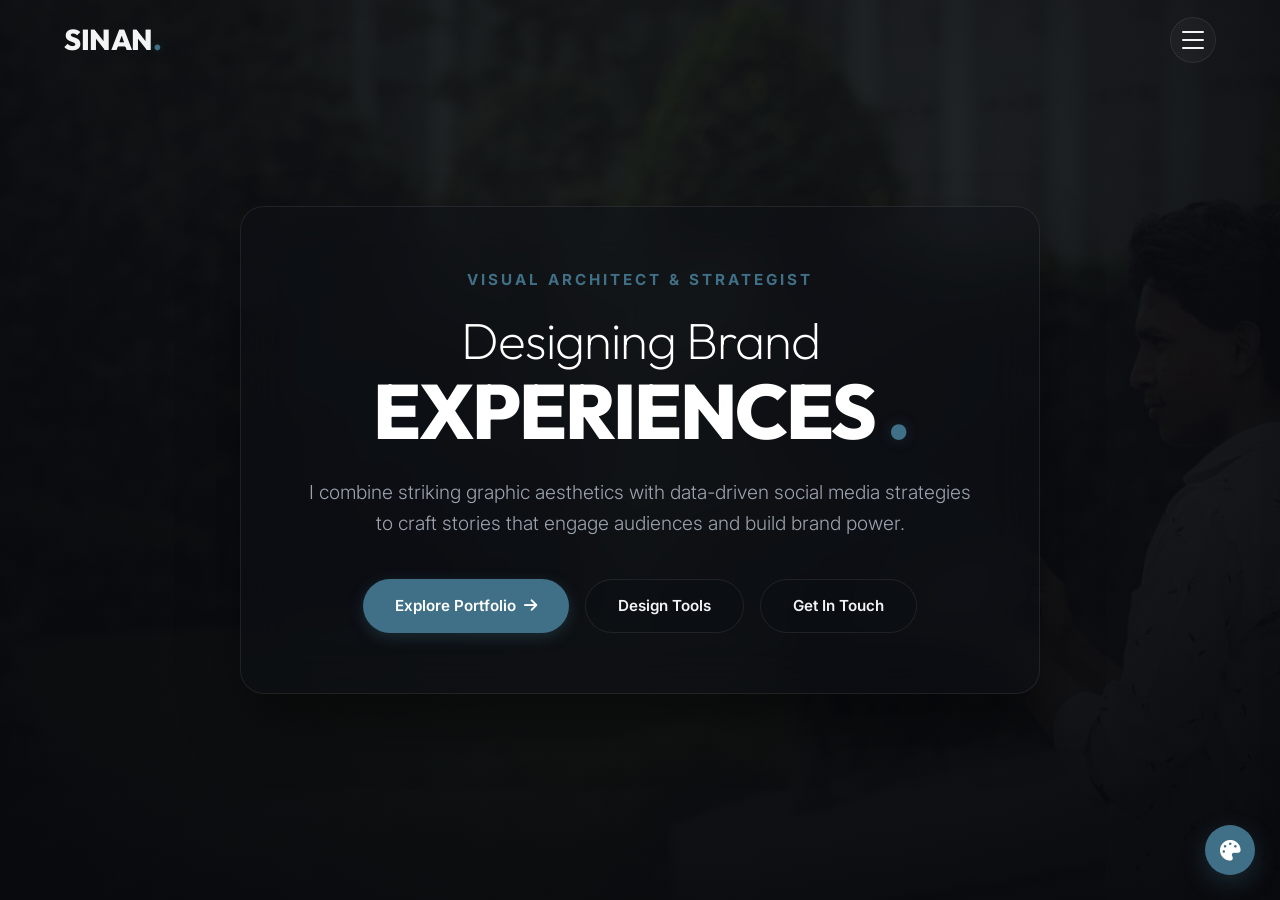
<file: index.html>
<!DOCTYPE html>
<html lang="en">
<head>
    <meta charset="UTF-8">
    <meta name="viewport" content="width=device-width, initial-scale=1.0">
    <title>Sinan | Graphics & Content Designer</title>
    <meta name="description" content="Visual identity and content design by Sinan. Bringing brands to life with high-impact aesthetics.">
    <meta name="keywords" content="Sinan, sinante, graphics design, social media creator, visual artist">
    <meta name="author" content="Sinan">
    <meta name="google-site-verification" content="ryqE9yQcS9pZVlSauMig1TpUKdt-Kj18AlzWYWKKWnc" />
    <!-- Google Fonts -->
    <link rel="preconnect" href="https://fonts.googleapis.com">
    <link rel="preconnect" href="https://fonts.gstatic.com" crossorigin>
    <link href="https://fonts.googleapis.com/css2?family=Inter:wght@300;400;500;600;700&family=Outfit:wght@200;300;400;600;700;800&display=swap" rel="stylesheet">
    <!-- FontAwesome for Icons -->
    <link rel="stylesheet" href="https://cdnjs.cloudflare.com/ajax/libs/font-awesome/6.5.1/css/all.min.css">
    <!-- Custom Style Sheet -->
    <link rel="stylesheet" href="style.css">
    <!-- Spiderman Theme Overlay CSS -->
    <link rel="stylesheet" href="spiderman.css">
</head>
<body class="dark-theme landing-page">
    <script>
        document.body.classList.add('page-entering');
    </script>
    
    <!-- Page Transition Overlay -->
    <div class="page-transition-overlay">
        <div class="transition-loader">
            <div class="logo transition-logo">LOADING<span>.</span></div>
            <div class="loader-bar"></div>
        </div>
    </div>
    
    <!-- Theme & Color Customizer -->
    <div class="customizer-toggle" id="customizerToggle" title="Customize Design">
        <i class="fa-solid fa-palette"></i>
    </div>
    
    <div class="customizer-panel" id="customizerPanel">
        <div class="customizer-header">
            <h3>Customize Theme</h3>
            <button class="close-customizer" id="closeCustomizer">&times;</button>
        </div>
        <div class="customizer-body">
            <div class="customizer-section">
                <h4>Accent Color</h4>
                <div class="color-presets">
                    <span class="color-preset active" data-color="#407088" style="background-color: #407088;" title="Slate Blue (Original)"></span>
                    <span class="color-preset" data-color="#8a2be2" style="background-color: #8a2be2;" title="Neon Purple"></span>
                    <span class="color-preset" data-color="#00adb5" style="background-color: #00adb5;" title="Teal Glow"></span>
                    <span class="color-preset" data-color="#10b981" style="background-color: #10b981;" title="Emerald"></span>
                    <span class="color-preset" data-color="#f59e0b" style="background-color: #f59e0b;" title="Amber Gold"></span>
                    <span class="color-preset" data-color="#ef4444" style="background-color: #ef4444;" title="Sunset Red"></span>
                    <span class="color-preset spiderman-preset" data-color="spiderman" style="background: linear-gradient(135deg, #ef233c 50%, #0b132b 50%);" title="Spiderman Theme"></span>
                </div>
            </div>
            <div class="customizer-section">
                <h4>Theme Mode</h4>
                <div class="theme-toggle-wrapper">
                    <button class="theme-btn active" id="darkThemeBtn"><i class="fa-solid fa-moon"></i> Dark</button>
                    <button class="theme-btn" id="lightThemeBtn"><i class="fa-solid fa-sun"></i> Light</button>
                </div>
            </div>
        </div>
    </div>

    <!-- Navigation Header -->
    <header class="main-header">
        <div class="header-container">
            <a href="#" class="logo">SINAN<span>.</span></a>
            
            <nav class="nav-menu" id="navMenu">
                <ul>
                    <li><a href="portfolio.html" class="nav-link">Portfolio</a></li>
                    <li><a href="tools.html" class="nav-link">Tools</a></li>
                </ul>
            </nav>

            <div class="nav-actions">
                <button class="desktop-menu-toggle" id="menuToggle" aria-label="Toggle Menu">
                    <span></span>
                    <span></span>
                    <span></span>
                </button>
            </div>
        </div>
    </header>

    <!-- Animated Ken Burns Background Container -->
    <div class="landing-bg-container">
        <div class="landing-bg-image"></div>
        <div class="landing-bg-overlay"></div>
    </div>

    <main class="landing-main">
        <section class="landing-hero">
            <div class="landing-container">
                <div class="landing-text-card animate-fade-in">
                    <span class="landing-tagline">Visual Architect & Strategist</span>
                    <h1 class="landing-title">
                        <span class="light">Designing Brand</span>
                        <span class="bold">EXPERIENCES <span class="accent-dot">.</span></span>
                    </h1>
                    <p class="landing-lead">
                        I combine striking graphic aesthetics with data-driven social media strategies to craft stories that engage audiences and build brand power.
                    </p>
                    
                    <div class="landing-actions">
                        <a href="portfolio.html" class="custom-btn primary-btn">
                            <span>Explore Portfolio</span>
                            <i class="fa-solid fa-arrow-right"></i>
                        </a>
                        <a href="tools.html" class="custom-btn secondary-btn">
                            <span>Design Tools</span>
                        </a>
                        <a href="portfolio.html#contact" class="custom-btn secondary-btn">
                            <span>Get In Touch</span>
                        </a>
                    </div>
                </div>
            </div>
        </section>
    </main>

    <!-- Script File -->
    <script src="app.js"></script>
</body>
</html>
</file>
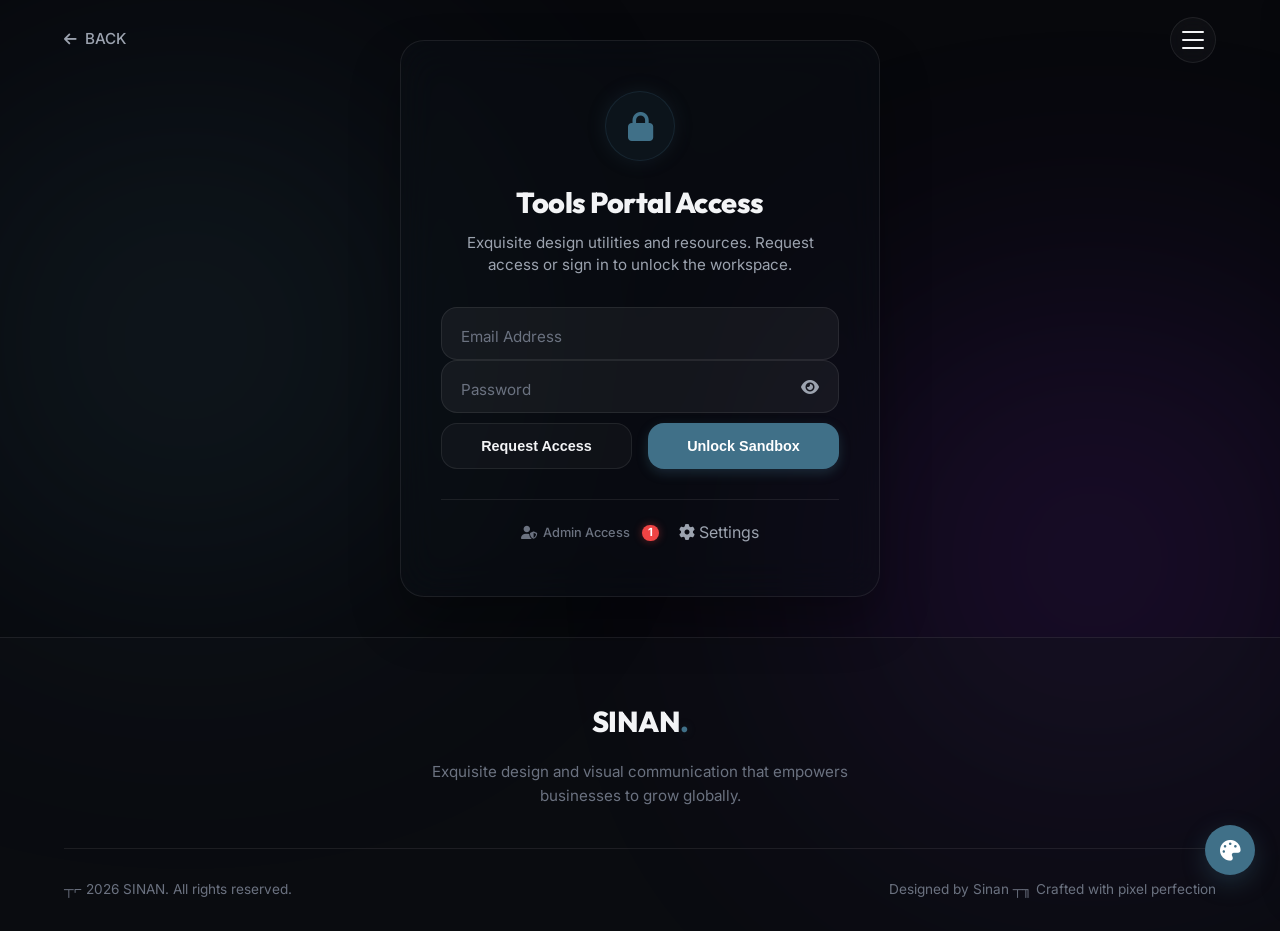
<file: dump2.html>
﻿<!DOCTYPE html>
<html lang="en"><head>
    <meta charset="UTF-8">
    <meta name="viewport" content="width=device-width, initial-scale=1.0">
    <title>Tools by Sin | Design Utilities</title>
    <meta name="description" content="Interactive tools and design utilities curated and built by Sinan. aspect ratio calculators and glassmorphic css generators.">
    <meta name="keywords" content="Sinan, sinante, tools by sin, glassmorphism generator, aspect ratio cropper, design tools">
    <meta name="author" content="Sinan">
    <!-- Google Fonts -->
    <link rel="preconnect" href="https://fonts.googleapis.com">
    <link rel="preconnect" href="https://fonts.gstatic.com" crossorigin="">
    <link href="https://fonts.googleapis.com/css2?family=Inter:wght@300;400;500;600;700&amp;family=Outfit:wght@200;300;400;600;700;800&amp;display=swap" rel="stylesheet">
    <!-- FontAwesome for Icons -->
    <link rel="stylesheet" href="https://cdnjs.cloudflare.com/ajax/libs/font-awesome/6.5.1/css/all.min.css">
    <!-- Custom Style Sheet -->
    <link rel="stylesheet" href="style.css">
    
    <style>
        /* Specific page utility styles */
        .tools-hero {
            padding-top: 140px;
            padding-bottom: 50px;
            text-align: center;
        }
        .tools-hero h1 {
            font-size: 3rem;
            font-weight: 800;
            letter-spacing: -1px;
            margin-bottom: 12px;
        }
        .tools-hero p {
            color: var(--text-secondary);
            font-size: 1.15rem;
            max-width: 600px;
            margin: 0 auto;
            font-weight: 300;
        }
        
        .tools-directory {
            display: grid;
            grid-template-columns: 1fr 1fr;
            gap: 50px 40px;
            margin-bottom: 80px;
            padding-top: 20px;
        }
        @media (max-width: 1024px) {
            .tools-directory {
                grid-template-columns: 1fr;
                gap: 50px 0;
            }
        }
        
        /* Premium Folder Card Tab Shape */
        .folder-card {
            background: rgba(13, 16, 23, 0.3);
            border: 1px solid var(--glass-border);
            border-radius: 0 16px 16px 16px;
            position: relative;
            margin-top: 30px;
            transition: var(--transition-smooth);
            box-shadow: 0 15px 35px rgba(0, 0, 0, 0.15);
        }
        .folder-card:hover {
            border-color: rgba(255, 255, 255, 0.12);
        }
        .folder-card.active {
            border-color: rgba(255, 255, 255, 0.18);
            box-shadow: 0 20px 45px rgba(0, 0, 0, 0.25);
        }
        
        .folder-tab {
            position: absolute;
            top: -30px;
            left: -1px;
            height: 30px;
            background: rgba(13, 16, 23, 0.45);
            border-top: 1px solid var(--glass-border);
            border-left: 1px solid var(--glass-border);
            border-right: 1px solid var(--glass-border);
            border-radius: 12px 12px 0 0;
            padding: 0 20px;
            font-size: 0.75rem;
            font-weight: 700;
            text-transform: uppercase;
            letter-spacing: 1.5px;
            color: var(--accent-color);
            display: flex;
            align-items: center;
            gap: 8px;
            backdrop-filter: blur(15px);
            -webkit-backdrop-filter: blur(15px);
        }
        
        .folder-body {
            padding: 35px;
        }
        
        .folder-summary {
            display: flex;
            flex-direction: column;
            gap: 20px;
        }
        .folder-summary p {
            color: var(--text-secondary);
            font-size: 0.95rem;
            line-height: 1.5;
        }
        .folder-summary ul {
            display: flex;
            flex-direction: column;
            gap: 10px;
        }
        .folder-summary ul li {
            font-size: 0.9rem;
            color: var(--text-secondary);
            display: flex;
            align-items: center;
            gap: 10px;
        }
        .folder-summary ul li i {
            color: var(--accent-color);
            font-size: 0.8rem;
        }
        
        .open-folder-btn {
            background: rgba(255, 255, 255, 0.03);
            border: 1px solid var(--glass-border);
            color: var(--text-primary);
            padding: 10px 20px;
            border-radius: 50px;
            font-size: 0.85rem;
            font-weight: 600;
            cursor: pointer;
            align-self: flex-start;
            display: inline-flex;
            align-items: center;
            gap: 8px;
            transition: var(--transition-fast);
        }
        .open-folder-btn:hover {
            background: var(--accent-color);
            border-color: var(--accent-color);
            box-shadow: 0 4px 15px var(--accent-glow);
        }
        
        /* Expandable content area */
        .folder-content {
            max-height: 0;
            opacity: 0;
            overflow: hidden;
            transition: max-height 0.7s cubic-bezier(0.16, 1, 0.3, 1), opacity 0.5s ease;
            border-top: 1px solid transparent;
            padding-top: 0;
        }
        
        .folder-card.active .folder-content {
            max-height: 2000px;
            opacity: 1;
            border-top: 1px solid var(--glass-border);
            padding-top: 30px;
            margin-top: 30px;
        }
        
        /* UI & Styling controls */
        .glass-gen-workspace {
            display: grid;
            grid-template-columns: 1fr 1.1fr;
            gap: 24px;
            align-items: center;
        }
        @media (max-width: 640px) {
            .glass-gen-workspace {
                grid-template-columns: 1fr;
            }
        }
        .glass-controls {
            display: flex;
            flex-direction: column;
            gap: 16px;
        }
        .control-group {
            display: flex;
            flex-direction: column;
            gap: 8px;
        }
        .control-group label {
            font-size: 0.85rem;
            font-weight: 600;
            color: var(--text-secondary);
            display: flex;
            justify-content: space-between;
        }
        .control-group input[type="range"] {
            width: 100%;
            height: 6px;
            border-radius: 3px;
            outline: none;
            background: rgba(255, 255, 255, 0.1);
            accent-color: var(--accent-color);
        }
        .control-group input[type="color"] {
            width: 100%;
            height: 36px;
            border: 1px solid var(--glass-border);
            background: transparent;
            border-radius: var(--border-radius-md);
            cursor: pointer;
        }
        .glass-preview-box {
            height: 200px;
            background: linear-gradient(135deg, #00adb5 0%, #8a2be2 100%);
            border-radius: var(--border-radius-md);
            display: flex;
            align-items: center;
            justify-content: center;
            position: relative;
            overflow: hidden;
        }
        .glass-preview-box::before {
            content: '';
            position: absolute;
            width: 90px;
            height: 90px;
            background: var(--accent-color);
            border-radius: 50%;
            top: 25px;
            left: 25px;
            z-index: 1;
            box-shadow: 0 0 30px rgba(var(--accent-rgb), 0.5);
        }
        .glass-preview-target {
            width: 150px;
            height: 150px;
            z-index: 2;
            display: flex;
            align-items: center;
            justify-content: center;
            font-size: 0.85rem;
            font-weight: 700;
            text-align: center;
            color: #ffffff;
            border-radius: 12px;
            transition: var(--transition-fast);
        }
        
        .code-output-area {
            background: rgba(0, 0, 0, 0.3);
            border: 1px solid var(--glass-border);
            border-radius: var(--border-radius-md);
            padding: 16px;
            position: relative;
            margin-top: 20px;
        }
        .code-output-area pre {
            font-family: monospace;
            font-size: 0.85rem;
            color: #e2e8f0;
            white-space: pre-wrap;
            word-break: break-all;
        }
        .copy-code-btn {
            position: absolute;
            right: 12px;
            top: 12px;
            background: var(--accent-color);
            color: #ffffff;
            border: none;
            padding: 6px 12px;
            font-size: 0.8rem;
            font-weight: 600;
            border-radius: 4px;
            cursor: pointer;
            transition: var(--transition-fast);
        }
        .copy-code-btn:hover {
            transform: scale(1.05);
            box-shadow: 0 4px 10px var(--accent-glow);
        }
        
        /* Aspect Ratio controls */
        .ratio-gen-workspace {
            display: flex;
            flex-direction: column;
            gap: 20px;
        }
        .ratio-selectors {
            display: grid;
            grid-template-columns: repeat(4, 1fr);
            gap: 10px;
        }
        .ratio-btn {
            background: rgba(255, 255, 255, 0.03);
            border: 1px solid var(--glass-border);
            color: var(--text-secondary);
            padding: 10px;
            border-radius: var(--border-radius-md);
            font-size: 0.85rem;
            font-weight: 600;
            cursor: pointer;
            text-align: center;
            transition: var(--transition-fast);
        }
        .ratio-btn:hover, .ratio-btn.active {
            background: var(--accent-color);
            color: #ffffff;
            border-color: var(--accent-color);
            box-shadow: 0 4px 12px var(--accent-glow);
        }
        .ratio-preview-area {
            background: rgba(0, 0, 0, 0.2);
            border: 2px dashed var(--glass-border);
            border-radius: var(--border-radius-md);
            height: 250px;
            display: flex;
            align-items: center;
            justify-content: center;
            overflow: hidden;
            position: relative;
            cursor: pointer;
        }
        .ratio-viewport {
            border: 2px solid #ffffff;
            box-shadow: 0 0 20px rgba(0, 0, 0, 0.5);
            display: flex;
            align-items: center;
            justify-content: center;
            overflow: hidden;
            position: relative;
            background: #111;
            transition: width 0.4s ease, height 0.4s ease;
        }
        .ratio-viewport img {
            width: 100%;
            height: 100%;
            object-fit: cover;
        }
        .upload-prompt {
            text-align: center;
            color: var(--text-muted);
            pointer-events: none;
            display: flex;
            flex-direction: column;
            align-items: center;
            gap: 12px;
        }
        .upload-prompt i {
            font-size: 2.5rem;
            color: var(--accent-color);
        }
        
        /* Graphic Assets Grid */
        .assets-grid {
            display: grid;
            grid-template-columns: 1fr 1fr;
            gap: 16px;
        }
        @media (max-width: 500px) {
            .assets-grid {
                grid-template-columns: 1fr;
            }
        }
        .asset-item-card {
            background: rgba(255, 255, 255, 0.02);
            border: 1px solid var(--glass-border);
            border-radius: var(--border-radius-md);
            padding: 20px;
            display: flex;
            flex-direction: column;
            gap: 12px;
        }
        .asset-item-card h5 {
            font-size: 1rem;
            font-weight: 700;
        }
        .asset-item-card p {
            font-size: 0.85rem;
            color: var(--text-muted);
            line-height: 1.4;
        }
        .asset-download-btn {
            background: transparent;
            border: 1px solid var(--accent-color);
            color: var(--accent-color);
            padding: 6px 14px;
            font-size: 0.8rem;
            font-weight: 600;
            border-radius: 4px;
            cursor: pointer;
            align-self: flex-start;
            transition: var(--transition-fast);
        }
        .asset-download-btn:hover {
            background: var(--accent-color);
            color: #ffffff;
            box-shadow: 0 4px 10px var(--accent-glow);
        }
        
        /* Contrast Checker Workspace */
        .contrast-workspace {
            display: grid;
            grid-template-columns: 1fr 1.2fr;
            gap: 20px;
        }
        @media (max-width: 600px) {
            .contrast-workspace {
                grid-template-columns: 1fr;
            }
        }
        .contrast-inputs {
            display: flex;
            flex-direction: column;
            gap: 12px;
        }
        .contrast-input-row {
            display: flex;
            align-items: center;
            gap: 12px;
        }
        .contrast-input-row label {
            font-size: 0.85rem;
            font-weight: 600;
            color: var(--text-secondary);
            flex: 1;
        }
        .contrast-input-row input[type="color"] {
            width: 42px;
            height: 42px;
            border: 1px solid var(--glass-border);
            border-radius: 50%;
            cursor: pointer;
            background: transparent;
        }
        .contrast-input-row input[type="text"] {
            width: 100px;
            background: var(--bg-tertiary);
            border: 1px solid var(--glass-border);
            border-radius: 4px;
            color: var(--text-primary);
            padding: 6px;
            font-size: 0.9rem;
            font-family: monospace;
            text-align: center;
        }
        .contrast-preview {
            background: #ffffff;
            border-radius: var(--border-radius-md);
            padding: 24px;
            display: flex;
            flex-direction: column;
            align-items: center;
            justify-content: center;
            gap: 15px;
            text-align: center;
            box-shadow: inset 0 0 10px rgba(0,0,0,0.1);
        }
        .contrast-text-sample {
            font-size: 1.1rem;
            font-weight: 600;
        }
        .contrast-score-badge {
            padding: 4px 14px;
            border-radius: 50px;
            font-size: 0.8rem;
            font-weight: 700;
            text-transform: uppercase;
        }
        .score-pass {
            background: #10b981;
            color: #ffffff;
        }
        .score-fail {
            background: #ef4444;
            color: #ffffff;
        }
    </style>
</head>
<body class="dark-theme tools-page page-entered">
    <script>
        document.body.classList.add('page-entering');
    </script>
    
    <!-- Page Transition Overlay -->
    <div class="page-transition-overlay">
        <div class="transition-loader">
            <div class="logo transition-logo">LOADING<span>.</span></div>
            <div class="loader-bar"></div>
        </div>
    </div>
    
    <!-- Theme & Color Customizer Widget -->
    <div class="customizer-toggle" id="customizerToggle" title="Customize Design">
        <i class="fa-solid fa-palette"></i>
    </div>
    
    <div class="customizer-panel" id="customizerPanel">
        <div class="customizer-header">
            <h3>Customize Theme</h3>
            <button class="close-customizer" id="closeCustomizer">├ù</button>
        </div>
        <div class="customizer-body">
            <div class="customizer-section">
                <h4>Accent Color</h4>
                <div class="color-presets">
                    <span class="color-preset active" data-color="#407088" style="background-color: #407088;" title="Slate Blue"></span>
                    <span class="color-preset" data-color="#8a2be2" style="background-color: #8a2be2;" title="Neon Purple"></span>
                    <span class="color-preset" data-color="#00adb5" style="background-color: #00adb5;" title="Teal Glow"></span>
                    <span class="color-preset" data-color="#10b981" style="background-color: #10b981;" title="Emerald"></span>
                    <span class="color-preset" data-color="#f59e0b" style="background-color: #f59e0b;" title="Amber Gold"></span>
                    <span class="color-preset" data-color="#ef4444" style="background-color: #ef4444;" title="Sunset Red"></span>
                </div>
            </div>
            <div class="customizer-section">
                <h4>Theme Mode</h4>
                <div class="theme-toggle-wrapper">
                    <button class="theme-btn active" id="darkThemeBtn"><i class="fa-solid fa-moon"></i> Dark</button>
                    <button class="theme-btn" id="lightThemeBtn"><i class="fa-solid fa-sun"></i> Light</button>
                </div>
            </div>
        </div>
    </div>

    <!-- Navigation Header -->
    <header class="main-header">
        <div class="header-container">
            <a href="index.html" class="back-logo" style="font-size: 0.95rem; font-weight: 500; font-family: 'Inter', sans-serif; color: #9ca3af; display: inline-flex; align-items: center; gap: 8px; text-decoration: none;"><i class="fa-solid fa-arrow-left" style="font-size: 0.9rem; color: #9ca3af; transition: transform 0.3s ease;"></i> BACK</a>
            
            <nav class="nav-menu" id="navMenu">
                <ul>
                    <li><a href="index.html" class="nav-link">Home</a></li>
                    <li><a href="portfolio.html" class="nav-link">Portfolio</a></li>
                    <li><a href="#" class="nav-link" id="drawerLoginToggle"><i class="fa-solid fa-lock"></i> Login / Register</a></li>
                    <li><a href="#" class="nav-link" id="drawerAdminToggle"><i class="fa-solid fa-user-shield"></i> Admin Panel<span class="admin-badge-count">1</span></a></li>
                </ul>
            </nav>

            <div class="nav-actions">
                <button class="desktop-menu-toggle" id="menuToggle" aria-label="Toggle Menu">
                    <span></span>
                    <span></span>
                    <span></span>
                </button>
            </div>
        </div>
    </header>

    <main class="section-container">
        <!-- Access Gate Lock Screen -->
        <div id="lockScreenGate" class="lock-screen-gate" style="display: flex;">
            <div class="lock-card">
                <div class="lock-icon-wrapper">
                    <i class="fa-solid fa-lock" id="lockIcon"></i>
                </div>
                <h2>Tools Portal Access</h2>
                <p class="lock-subtitle" style="display: block;">Exquisite design utilities and resources. Request access or sign in to unlock the workspace.</p>
                
                <!-- Feedback Alerts -->
                <div id="lockMessage" class="lock-message" style="display: none;"></div>
                
                <form id="lockForm" class="lock-form" style="display: block;">
                    <div class="form-group floating-group">
                        <input type="email" id="gateEmail" required="" placeholder=" " autocomplete="email">
                        <label for="gateEmail">Email Address</label>
                    </div>
                    <div class="form-group floating-group">
                        <input type="password" id="gatePassword" required="" placeholder=" " autocomplete="current-password" style="padding-right: 50px;">
                        <label for="gatePassword">Password</label>
                        <i class="fa-solid fa-eye password-toggle-btn" id="togglePasswordBtn" title="Toggle Password Visibility"></i>
                    </div>
                    
                    <div class="lock-form-actions">
                        <button type="button" class="gate-btn secondary" id="btnRequestAccess">Request Access</button>
                        <button type="submit" class="gate-btn primary" id="btnLogin">Unlock Sandbox</button>
                    </div>
                </form>

                <div class="admin-trigger-area" style="display: flex; justify-content: center; gap: 20px; align-items: center;">
                    <span id="triggerAdminPanel" title="Admin Portal Key" style="cursor: pointer;"><i class="fa-solid fa-user-shield"></i> Admin Access<span class="admin-badge-count">1</span></span>
                    <span id="triggerSetupWizard" title="Firebase Settings" style="cursor: pointer; color: var(--text-secondary);"><i class="fa-solid fa-gear"></i> Settings</span>
                </div>
            </div>
        </div>

        <!-- Admin Approvals Drawer Overlay -->
        <div id="adminApprovalsPanel" class="admin-panel" style="display: none;">
            <div class="admin-panel-backdrop" id="adminBackdrop"></div>
            <div class="admin-panel-window">
                <div class="admin-panel-header">
                    <h3><i class="fa-solid fa-user-shield"></i> Admin Portal</h3>
                    <button class="close-admin" id="closeAdminBtn">├ù</button>
                </div>
                <div class="admin-panel-body">
                    <p class="admin-help">Manage user registration requests. Toggle status to grant access instantly.</p>
                    <div class="admin-loading" id="adminLoading" style="display: none;">
                        <i class="fa-solid fa-spinner fa-spin"></i> Processing requests...
                    </div>
                    <ul class="user-requests-list" id="userRequestsList">
                        <!-- Populated dynamically via JS -->
                    </ul>
                </div>
            </div>
        </div>

        <!-- Firebase Setup Wizard Drawer Overlay -->
        <div id="firebaseSetupWizard" class="admin-panel" style="display: none;">
            <div class="admin-panel-backdrop" id="wizardBackdrop"></div>
            <div class="admin-panel-window">
                <div class="admin-panel-header">
                    <h3><i class="fa-solid fa-gear"></i> Firebase Setup Wizard</h3>
                    <button class="close-admin" id="closeWizardBtn">├ù</button>
                </div>
                <div class="admin-panel-body">
                    <p class="admin-help">Connect your live Google Firebase project credentials here to store user access keys securely in the cloud. Leave blank to run in LocalStorage offline mode.</p>
                    
                    <form id="wizardForm" style="display: flex; flex-direction: column; gap: 15px; margin-top: 15px;">
                        <div class="form-group floating-group">
                            <input type="text" id="wizApiKey" placeholder=" ">
                            <label>Firebase API Key</label>
                        </div>
                        <div class="form-group floating-group">
                            <input type="text" id="wizAuthDomain" placeholder=" ">
                            <label>Auth Domain</label>
                        </div>
                        <div class="form-group floating-group">
                            <input type="text" id="wizProjectId" placeholder=" ">
                            <label>Project ID</label>
                        </div>
                        <div class="form-group floating-group">
                            <input type="text" id="wizStorageBucket" placeholder=" ">
                            <label>Storage Bucket</label>
                        </div>
                        <div class="form-group floating-group">
                            <input type="text" id="wizMessagingSenderId" placeholder=" ">
                            <label>Messaging Sender ID</label>
                        </div>
                        <div class="form-group floating-group">
                            <input type="text" id="wizAppId" placeholder=" ">
                            <label>App ID</label>
                        </div>
                        
                        <div style="display: flex; gap: 10px; margin-top: 10px;">
                            <button type="button" class="gate-btn secondary" id="btnResetWizard" style="flex: 1;">Reset to Default</button>
                            <button type="submit" class="gate-btn primary" id="btnSaveWizard" style="flex: 2;">Save &amp; Connect</button>
                        </div>
                    </form>
                </div>
            </div>
        </div>

        <!-- Tools Workspace Container (Hidden initially) -->
        <div id="toolsWorkspace" style="display: none;"></div>

        <!-- Template for Dynamic Tool Injection -->
        <template id="toolsTemplate">
            <!-- Hero Section -->
            <section class="tools-hero">
            <h1>Tools by Sin<span class="accent-dot" style="color: var(--accent-color);">.</span></h1>
            <p>Interactive mini utilities and design resources grouped into categories for easy access.</p>
        </section>

        <!-- Tools Directory Folders Grid -->
        <section class="tools-directory">
            
            <!-- Folder 1: UI & Styling -->
            <div class="folder-card animate-on-scroll" data-folder="ui-styling">
                <div class="folder-tab">
                    <i class="fa-solid fa-folder-closed"></i>
                    <span>UI &amp; Styling</span>
                </div>
                <div class="folder-body">
                    <div class="folder-summary">
                        <div class="folder-icon-circle accent-teal">
                            <i class="fa-solid fa-wand-magic-sparkles"></i>
                        </div>
                        <h4>UI &amp; Styling</h4>
                        <p class="folder-desc">Backdrop blur and opacity styling generator.</p>
                        <span class="folder-meta">2 Utilities</span>
                        <button class="open-folder-btn"><i class="fa-solid fa-folder-open"></i> Launch Tool</button>
                    </div>
                    
                    <div class="folder-content">
                        <div class="glass-gen-workspace">
                            <div class="glass-controls">
                                <div class="control-group">
                                    <label>Blur Intensity <span id="valBlur">10px</span></label>
                                    <input type="range" id="rangeBlur" min="0" max="30" value="10">
                                </div>
                                <div class="control-group">
                                    <label>Opacity <span id="valOpacity">0.45</span></label>
                                    <input type="range" id="rangeOpacity" min="0" max="100" value="45">
                                </div>
                                <div class="control-group">
                                    <label>Border Glow <span id="valBorder">0.08</span></label>
                                    <input type="range" id="rangeBorder" min="0" max="100" value="8">
                                </div>
                                <div class="control-group">
                                    <label>Accent Backdrop Color</label>
                                    <input type="color" id="colorBack" value="#0d1017">
                                </div>
                            </div>
                            
                            <div class="glass-preview-box">
                                <div class="glass-preview-target" id="glassTarget">
                                    Interactive Preview
                                </div>
                            </div>
                        </div>
                        
                        <div class="code-output-area">
                            <button class="copy-code-btn" id="btnCopyCode">Copy CSS</button>
                            <pre><code id="codeOutput">/* Glassmorphism CSS Code */</code></pre>
                        </div>
                    </div>
                </div>
            </div>

            <!-- Folder 2: Social Media Ratio -->
            <div class="folder-card animate-on-scroll" data-folder="social-crops">
                <div class="folder-tab">
                    <i class="fa-solid fa-folder-closed"></i>
                    <span>Social Crops</span>
                </div>
                <div class="folder-body">
                    <div class="folder-summary">
                        <div class="folder-icon-circle accent-purple">
                            <i class="fa-solid fa-crop-simple"></i>
                        </div>
                        <h4>Social Crops</h4>
                        <p class="folder-desc">Preview layouts and aspect ratios before going live.</p>
                        <span class="folder-meta">4 Aspect Ratios</span>
                        <button class="open-folder-btn"><i class="fa-solid fa-folder-open"></i> Launch Tool</button>
                    </div>
                    
                    <div class="folder-content">
                        <div class="ratio-gen-workspace">
                            <div class="ratio-selectors">
                                <button class="ratio-btn active" data-ratio="1-1">1:1 Post</button>
                                <button class="ratio-btn" data-ratio="9-16">9:16 Reel</button>
                                <button class="ratio-btn" data-ratio="16-9">16:9 Youtube</button>
                                <button class="ratio-btn" data-ratio="4-5">4:5 Portrait</button>
                            </div>
                            
                            <div class="ratio-preview-area" id="ratioPreviewZone">
                                <div class="upload-prompt" id="uploadPrompt">
                                    <i class="fa-solid fa-cloud-arrow-up"></i>
                                    <span>Drag &amp; Drop or Click to Upload Image</span>
                                </div>
                                <div class="ratio-viewport" id="ratioViewport" style="width: 200px; height: 200px; display: none;">
                                    <img id="ratioPreviewImg" src="" alt="Cropping Preview">
                                </div>
                                <input type="file" id="imageUploader" accept="image/*" style="display: none;">
                            </div>
                        </div>
                    </div>
                </div>
            </div>
            
            <!-- Folder 3: Creative Graphic Assets -->
            <div class="folder-card animate-on-scroll" data-folder="graphic-assets">
                <div class="folder-tab">
                    <i class="fa-solid fa-folder-closed"></i>
                    <span>Graphic Assets</span>
                </div>
                <div class="folder-body">
                    <div class="folder-summary">
                        <div class="folder-icon-circle accent-orange">
                            <i class="fa-solid fa-cubes"></i>
                        </div>
                        <h4>Graphic Assets</h4>
                        <p class="folder-desc">Curated design vectors and high-res texture packs.</p>
                        <span class="folder-meta">2 Resources</span>
                        <button class="open-folder-btn"><i class="fa-solid fa-folder-open"></i> Launch Tool</button>
                    </div>
                    
                    <div class="folder-content">
                        <div class="assets-grid">
                            <div class="asset-item-card">
                                <h5>Halftone Vector Shapes</h5>
                                <p>Premium pack of 15 geometric vector halftones for high-contrast poster layouts.</p>
                                <button class="asset-download-btn" onclick="alert('Halftones Pack downloaded successfully!')"><i class="fa-solid fa-download"></i> Get Vectors (12MB)</button>
                            </div>
                            <div class="asset-item-card">
                                <h5>Paper Texture Overlays</h5>
                                <p>High-resolution scan textures of crumpled paper to overlay on branding assets.</p>
                                <button class="asset-download-btn" onclick="alert('Textures Pack downloaded successfully!')"><i class="fa-solid fa-download"></i> Get Textures (38MB)</button>
                            </div>
                        </div>
                    </div>
                </div>
            </div>

            <!-- Folder 4: Contrast & Colors -->
            <div class="folder-card animate-on-scroll" data-folder="contrast-colors">
                <div class="folder-tab">
                    <i class="fa-solid fa-folder-closed"></i>
                    <span>Contrast &amp; Colors</span>
                </div>
                <div class="folder-body">
                    <div class="folder-summary">
                        <div class="folder-icon-circle accent-emerald">
                            <i class="fa-solid fa-palette"></i>
                        </div>
                        <h4>Contrast &amp; Colors</h4>
                        <p class="folder-desc">WCAG readability compliance checks and contrast math.</p>
                        <span class="folder-meta">1 Compliance Checker</span>
                        <button class="open-folder-btn"><i class="fa-solid fa-folder-open"></i> Launch Tool</button>
                    </div>
                    
                    <div class="folder-content">
                        <div class="contrast-workspace">
                            <div class="contrast-inputs">
                                <div class="contrast-input-row">
                                    <label>Text Color</label>
                                    <input type="color" id="contrastTextColor" value="#ffffff">
                                    <input type="text" id="contrastTextHex" value="#ffffff">
                                </div>
                                <div class="contrast-input-row">
                                    <label>Background</label>
                                    <input type="color" id="contrastBgColor" value="#407088">
                                    <input type="text" id="contrastBgHex" value="#407088">
                                </div>
                            </div>
                            
                            <div class="contrast-preview" id="contrastPreviewBox">
                                <span class="contrast-text-sample" id="contrastTextSample">Sample Text</span>
                                <span class="contrast-score-badge score-pass" id="contrastScoreBadge">PASS (WCAG AA)</span>
                            </div>
                        </div>
                    </div>
                </div>
            </div>

            <!-- Folder 5: Certificate Automation -->
            <div class="folder-card animate-on-scroll" data-folder="cert-automation">
                <div class="folder-tab">
                    <i class="fa-solid fa-folder-closed"></i>
                    <span>Certificate Automation</span>
                </div>
                <div class="folder-body">
                    <div class="folder-summary">
                        <div class="folder-icon-circle accent-crimson">
                            <i class="fa-solid fa-file-signature"></i>
                        </div>
                        <h4>Certificate Automation</h4>
                        <p class="folder-desc">Batch generate design certificates from Excel sheets and automate emails.</p>
                        <span class="folder-meta">3 Automation Modules</span>
                        <button class="open-folder-btn"><i class="fa-solid fa-folder-open"></i> Launch Tool</button>
                    </div>
                    
                    <div class="folder-content">
                        <div class="cert-workspace">
                            <!-- Left Settings Panel -->
                            <div class="cert-settings-panel">
                                <div class="cert-tabs">
                                    <button class="cert-tab-btn active" data-tab="design"><i class="fa-solid fa-compass"></i> Design Layout</button>
                                    <button class="cert-tab-btn" data-tab="data"><i class="fa-solid fa-table"></i> Data Source</button>
                                    <button class="cert-tab-btn" data-tab="email"><i class="fa-solid fa-envelope"></i> Email Template</button>
                                </div>

                                <!-- Tab content: Design Layout -->
                                <div class="cert-tab-content active" id="certTab-design">
                                    <div class="cert-input-section">
                                        <h5>1. Upload Template Background</h5>
                                        <div class="cert-upload-box" id="certTemplateDropzone">
                                            <i class="fa-solid fa-cloud-arrow-up"></i>
                                            <span>Click or drag your Canva JPEG/PNG</span>
                                            <input type="file" id="certTemplateUploader" accept="image/*">
                                        </div>
                                        <p class="field-hint">Upload a high-res image (e.g. Canva design) with a blank space for the recipient's name.</p>
                                    </div>
                                    <!-- Collapsible Section: Layer 1 -->
                                    <div class="cert-input-section collapsible-section">
                                        <div class="collapsible-header" id="headerLayer1">
                                            <h5>2. Layer 1: Recipient Name</h5>
                                            <i class="fa-solid fa-chevron-down toggle-icon"></i>
                                        </div>
                                        <div class="collapsible-body" id="bodyLayer1">
                                            <div class="control-group">
                                                <label>Font Family</label>
                                                <select id="certFontFamily">
                                                    <option value="Outfit">Outfit</option>
                                                    <option value="Inter">Inter</option>
                                                    <option value="Playfair Display, Georgia, serif">Playfair Serif</option>
                                                    <option value="Courier New, monospace">Monospace</option>
                                                </select>
                                            </div>
                                            <div class="control-group-row">
                                                <div class="control-group flex-1">
                                                    <label>Color</label>
                                                    <input type="color" id="certFontColor" value="#0d1017">
                                                </div>
                                                <div class="control-group flex-2">
                                                    <label>Size: <span id="valCertFontSize">36px</span></label>
                                                    <input type="range" id="certFontSize" min="16" max="100" value="36">
                                                </div>
                                            </div>
                                            
                                            <div class="control-group-row justify-between flex-wrap">
                                                <div class="control-group">
                                                    <label>Alignment</label>
                                                    <div class="btn-group font-align-group" id="certAlignGroup">
                                                        <button type="button" class="group-btn" data-value="left" title="Align Left"><i class="fa-solid fa-align-left"></i></button>
                                                        <button type="button" class="group-btn active" data-value="center" title="Align Center"><i class="fa-solid fa-align-center"></i></button>
                                                        <button type="button" class="group-btn" data-value="right" title="Align Right"><i class="fa-solid fa-align-right"></i></button>
                                                    </div>
                                                    <input type="hidden" id="certAlign" value="center">
                                                </div>
                                                <div class="control-group">
                                                    <label>Style &amp; Weight</label>
                                                    <div class="btn-group font-style-group">
                                                        <button type="button" class="group-btn" id="btnCertBold" title="Toggle Bold"><i class="fa-solid fa-bold"></i></button>
                                                        <button type="button" class="group-btn" id="btnCertItalic" title="Toggle Italic"><i class="fa-solid fa-italic"></i></button>
                                                    </div>
                                                </div>
                                            </div>
                                            
                                            <div class="control-group">
                                                <label>Letter Spacing: <span id="valCertLetterSpacing">0px</span></label>
                                                <input type="range" id="certLetterSpacing" min="0" max="20" value="0">
                                            </div>
                                            <div class="control-group">
                                                <label>Position X: <span id="valCertPosX">50%</span></label>
                                                <input type="range" id="certPosX" min="0" max="100" value="50">
                                            </div>
                                            <div class="control-group">
                                                <label>Position Y: <span id="valCertPosY">50%</span></label>
                                                <input type="range" id="certPosY" min="0" max="100" value="50">
                                            </div>
                                        </div>
                                    </div>
                                    
                                    <!-- Collapsible Section: Layer 2 -->
                                    <div class="cert-input-section collapsible-section">
                                        <div class="collapsible-header" id="headerLayer2">
                                            <div class="layer-checkbox-title">
                                                <input type="checkbox" id="certText2Enabled" class="accent-checkbox">
                                                <h5>3. Layer 2: Secondary Text</h5>
                                            </div>
                                            <i class="fa-solid fa-chevron-down toggle-icon"></i>
                                        </div>
                                        <div class="collapsible-body collapsed" id="bodyLayer2">
                                            <div class="control-group">
                                                <label>Layer 2 Text Content</label>
                                                <input type="text" id="certText2Val" value="Date: June 5, 2026" placeholder="Enter custom text or {Date}">
                                                <p class="field-hint">Supports {Date} placeholder, which displays the current date.</p>
                                            </div>
                                            <div class="control-group">
                                                <label>Font Family</label>
                                                <select id="certText2FontFamily">
                                                    <option value="Inter">Inter</option>
                                                    <option value="Outfit">Outfit</option>
                                                    <option value="Playfair Display, Georgia, serif">Playfair Serif</option>
                                                    <option value="Courier New, monospace">Monospace</option>
                                                </select>
                                            </div>
                                            <div class="control-group-row">
                                                <div class="control-group flex-1">
                                                    <label>Color</label>
                                                    <input type="color" id="certText2Color" value="#9ca3af">
                                                </div>
                                                <div class="control-group flex-2">
                                                    <label>Size: <span id="valCertText2FontSize">20px</span></label>
                                                    <input type="range" id="certText2FontSize" min="10" max="80" value="20">
                                                </div>
                                            </div>
                                            
                                            <div class="control-group-row justify-between flex-wrap">
                                                <div class="control-group">
                                                    <label>Alignment</label>
                                                    <div class="btn-group font-align-group" id="certText2AlignGroup">
                                                        <button type="button" class="group-btn" data-value="left" title="Align Left"><i class="fa-solid fa-align-left"></i></button>
                                                        <button type="button" class="group-btn active" data-value="center" title="Align Center"><i class="fa-solid fa-align-center"></i></button>
                                                        <button type="button" class="group-btn" data-value="right" title="Align Right"><i class="fa-solid fa-align-right"></i></button>
                                                    </div>
                                                    <input type="hidden" id="certText2Align" value="center">
                                                </div>
                                                <div class="control-group">
                                                    <label>Style &amp; Weight</label>
                                                    <div class="btn-group font-style-group">
                                                        <button type="button" class="group-btn" id="btnCertText2Bold" title="Toggle Bold"><i class="fa-solid fa-bold"></i></button>
                                                        <button type="button" class="group-btn" id="btnCertText2Italic" title="Toggle Italic"><i class="fa-solid fa-italic"></i></button>
                                                    </div>
                                                </div>
                                            </div>
                                            
                                            <div class="control-group">
                                                <label>Letter Spacing: <span id="valCertText2LetterSpacing">0px</span></label>
                                                <input type="range" id="certText2LetterSpacing" min="0" max="20" value="0">
                                            </div>
                                            <div class="control-group">
                                                <label>Position X: <span id="valCertText2PosX">50%</span></label>
                                                <input type="range" id="certText2PosX" min="0" max="100" value="50">
                                            </div>
                                            <div class="control-group">
                                                <label>Position Y: <span id="valCertText2PosY">80%</span></label>
                                                <input type="range" id="certText2PosY" min="0" max="100" value="80">
                                            </div>
                                        </div>
                                    </div>
                                </div>

                                <!-- Tab content: Data Source -->
                                <div class="cert-tab-content" id="certTab-data">
                                    <div class="cert-input-section">
                                        <h5>Connect Google Sheet / CSV File</h5>
                                        <div class="connector-toggle">
                                            <button class="connector-btn active" id="btnSourceCsv"><i class="fa-solid fa-file-csv"></i> Upload CSV</button>
                                            <button class="connector-btn" id="btnSourceSheet"><i class="fa-solid fa-link"></i> Google Sheets Link</button>
                                        </div>

                                        <div class="connector-source-block" id="sourceBlockCsv">
                                            <div class="cert-upload-box" id="certCsvDropzone">
                                                <i class="fa-solid fa-file-excel"></i>
                                                <span>Drop your CSV spreadsheet file here</span>
                                                <input type="file" id="certCsvUploader" accept=".csv">
                                            </div>
                                        </div>

                                        <div class="connector-source-block" id="sourceBlockSheet" style="display: none;">
                                            <div class="sheet-link-input-group">
                                                <input type="url" id="certSheetUrl" placeholder="https://docs.google.com/spreadsheets/d/.../edit?usp=sharing">
                                                <button class="sheet-connect-btn" id="btnConnectSheet">Connect</button>
                                            </div>
                                            <p class="field-hint">Note: Ensure your Google Sheet is set to <strong>"Anyone with the link can view"</strong>, or published to the web.</p>
                                        </div>
                                    </div>

                                    <div class="cert-input-section">
                                        <div style="display: flex; justify-content: space-between; align-items: center; margin-bottom: 10px;">
                                            <h5 style="margin: 0;">Imported Recipients Preview</h5>
                                            <button class="action-table-btn" id="btnClearSelected" style="background: rgba(239, 68, 68, 0.15); border: 1px solid rgba(239, 68, 68, 0.3); color: #ef4444; padding: 4px 10px; font-size: 0.8rem; border-radius: 4px; cursor: pointer; display: none;"><i class="fa-solid fa-trash-can"></i> Clear Selected</button>
                                        </div>
                                        <div class="recipients-table-container">
                                            <table class="recipients-table" id="recipientsTable">
                                                <thead>
                                                    <tr>
                                                        <th style="width: 40px; text-align: center;"><input type="checkbox" id="chkSelectAllRecipients" style="cursor: pointer; accent-color: var(--accent-crimson, #ff3366);"></th>
                                                        <th>Name</th>
                                                        <th>Email</th>
                                                        <th>Status</th>
                                                        <th>Actions</th>
                                                    </tr>
                                                </thead>
                                                <tbody id="recipientsTableBody">
                                                    <!-- Seeded test rows -->
                                                    <tr>
                                                        <td style="text-align: center;"><input type="checkbox" class="rec-checkbox" data-index="0" style="cursor: pointer; accent-color: var(--accent-crimson, #ff3366);"></td>
                                                        <td>Sample Student</td>
                                                        <td>sample@domain.com</td>
                                                        <td><span class="status-badge ready">Ready</span></td>
                                                        <td><button class="action-table-btn" onclick="alert('Batch execution is required first.')">Download</button></td>
                                                    </tr>
                                                </tbody>
                                            </table>
                                        </div>
                                    </div>
                                </div>

                                <!-- Tab content: Email Template -->
                                <div class="cert-tab-content" id="certTab-email">
                                    <div class="cert-input-section">
                                        <h5>Setup Automated Email Layout</h5>
                                        <div class="control-group">
                                            <label>Email Subject</label>
                                            <input type="text" id="certEmailSubject" value="Award of Certification: {Name}">
                                        </div>
                                        <div class="control-group">
                                            <label>Email Body Copy</label>
                                            <textarea id="certEmailBody" rows="6">Dear {Name},

Congratulations! We are pleased to award you this certificate. Your achievement has been successfully verified. Please find your official certificate image attached.

Best regards,
Sinan Studio</textarea>
                                        </div>
                                        <p class="field-hint">Tip: Use <strong>{Name}</strong> to insert the student's name dynamically in your text subject or body copy.</p>
                                    </div>
                                </div>
                            </div>

                            <!-- Right Preview and Console Panel -->
                            <div class="cert-preview-panel">
                                <h5>Live Render Preview</h5>
                                <div class="canvas-viewport">
                                    <canvas id="certCanvas" width="800" height="565"></canvas>
                                </div>
                                
                                <div class="automation-console-panel">
                                    <div class="console-header">
                                        <div class="console-title"><i class="fa-solid fa-terminal"></i> Automation Terminal</div>
                                        <div class="progress-info"><span id="consoleProgressText">0% Complete</span></div>
                                    </div>
                                    <div class="console-progress-container">
                                        <div class="console-progress-bar" id="consoleProgressBar" style="width: 0%;"></div>
                                    </div>
                                    <div class="console-terminal-screen" id="consoleScreen">
                                        <p class="console-line text-info">[SYS] Certificate Engine initialized. Ready to compile canvases.</p>
                                        <p class="console-line text-info">[SYS] LocalStorage caching active. Superpowers available.</p>
                                    </div>
                                    
                                    <div class="console-action-controls">
                                        <button class="console-btn btn-run" id="btnStartAutomation"><i class="fa-solid fa-play"></i> Start Batch Run</button>
                                        <button class="console-btn btn-download" id="btnDownloadZip" disabled=""><i class="fa-solid fa-file-zipper"></i> Get ZIP Pack</button>
                                        <button class="console-btn btn-send" id="btnTestSendMail"><i class="fa-solid fa-paper-plane"></i> Test Send Mail</button>
                                    </div>
                                </div>
                            </div>
                        </div>
                    </div>
                </div>
            </div>
            
        </section>
        </template>

        <!-- Interactive OS-Style Workspace Window Modal -->
        <div class="tool-modal" id="toolModal">
            <div class="tool-modal-backdrop" id="modalBackdrop"></div>
            <div class="tool-modal-window">
                <div class="tool-modal-header">
                    <div class="window-controls">
                        <span class="window-dot close" id="modalCloseBtn" title="Close Workspace"></span>
                        <span class="window-dot minimize" title="Minimize"></span>
                        <span class="window-dot maximize" id="modalMaxBtn" title="Toggle Fullscreen"></span>
                    </div>
                    <div class="window-path" id="modalPathText">sinan / tools / code</div>
                </div>
                <div class="tool-modal-body" id="modalBodyContent">
                    <!-- Loaded dynamically via JS appendChild -->
                </div>
            </div>
        </div>
    </main>

    <!-- Footer -->
    <footer class="main-footer">
        <div class="footer-container">
            <div class="footer-brand">
                <a href="index.html" class="logo">SINAN<span>.</span></a>
                <p>Exquisite design and visual communication that empowers businesses to grow globally.</p>
            </div>
            <div class="footer-divider"></div>
            <div class="footer-bottom">
                <p class="copyright">┬⌐ 2026 SINAN. All rights reserved.</p>
                <div class="footer-meta">
                    <p>Designed by Sinan ┬╖ Crafted with pixel perfection</p>
                </div>
            </div>
        </div>
    </footer>

    <script>
        window.initToolsLogic = () => {
            
            // ------------------------------------------
            // 0. Folders Grid & Modal Workspace Logic
            // ------------------------------------------
            const toolModal = document.getElementById('toolModal');
            const modalBodyContent = document.getElementById('modalBodyContent');
            const modalPathText = document.getElementById('modalPathText');
            const modalCloseBtn = document.getElementById('modalCloseBtn');
            const modalMaxBtn = document.getElementById('modalMaxBtn');
            const modalBackdrop = document.getElementById('modalBackdrop');
            const folderCards = document.querySelectorAll('.folder-card');
            
            let activeFolderCard = null;
            let originalPlaceholder = null;
            
            const openFolderModal = (card) => {
                activeFolderCard = card;
                const folderName = card.querySelector('.folder-tab span').innerText;
                const content = card.querySelector('.folder-content');
                
                // Set path styling breadcrumb
                const sanitizedPath = `sinan / tools / ${folderName.toLowerCase().replace(/[^a-z0-9]+/g, '-')}`;
                modalPathText.innerText = sanitizedPath;
                
                // Create a structural anchor in the card so we know where to return the content
                originalPlaceholder = document.createElement('div');
                originalPlaceholder.className = 'content-placeholder';
                originalPlaceholder.style.display = 'none';
                content.parentNode.insertBefore(originalPlaceholder, content);
                
                // Transfer DOM element to workspace modal
                modalBodyContent.appendChild(content);
                
                // Show modal overlay
                document.body.classList.add('modal-open');
                toolModal.classList.add('active');
                
                // Re-run color checkers calculations if launched
                if (folderName.toLowerCase().includes('contrast') && typeof checkContrastRatio === 'function') {
                    checkContrastRatio();
                }
            };
            
            const closeFolderModal = () => {
                if (!activeFolderCard || !originalPlaceholder) return;
                
                const content = modalBodyContent.querySelector('.folder-content');
                if (content) {
                    // Restore DOM element to original layout position
                    originalPlaceholder.parentNode.insertBefore(content, originalPlaceholder);
                    originalPlaceholder.remove();
                }
                
                // Remove active classes
                document.body.classList.remove('modal-open');
                toolModal.classList.remove('active');
                toolModal.querySelector('.tool-modal-window').classList.remove('maximized');
                
                activeFolderCard = null;
                originalPlaceholder = null;
            };
            
            // Toggle maximized layout state
            if (modalMaxBtn) {
                modalMaxBtn.addEventListener('click', () => {
                    toolModal.querySelector('.tool-modal-window').classList.toggle('maximized');
                });
            }
            
            // Wire click handlers for the folder cards
            folderCards.forEach(card => {
                card.addEventListener('click', (e) => {
                    // Prevent trigger if they click links/inputs that bubbles
                    if (e.target.closest('input, button, a')) return;
                    openFolderModal(card);
                });
                
                // Also trigger on the explicit Launch button click
                const btn = card.querySelector('.open-folder-btn');
                if (btn) {
                    btn.addEventListener('click', (e) => {
                        e.stopPropagation();
                        openFolderModal(card);
                    });
                }
            });
            
            if (modalCloseBtn) modalCloseBtn.addEventListener('click', closeFolderModal);
            if (modalBackdrop) modalBackdrop.addEventListener('click', closeFolderModal);
            
            document.addEventListener('keydown', (e) => {
                if (e.key === 'Escape' && toolModal.classList.contains('active')) {
                    closeFolderModal();
                }
            });

            // ------------------------------------------
            // A. Glassmorphism Generator Script
            // ------------------------------------------
            const rangeBlur = document.getElementById('rangeBlur');
            const rangeOpacity = document.getElementById('rangeOpacity');
            const rangeBorder = document.getElementById('rangeBorder');
            const colorBack = document.getElementById('colorBack');
            const glassTarget = document.getElementById('glassTarget');
            
            const valBlur = document.getElementById('valBlur');
            const valOpacity = document.getElementById('valOpacity');
            const valBorder = document.getElementById('valBorder');
            const codeOutput = document.getElementById('codeOutput');
            const btnCopyCode = document.getElementById('btnCopyCode');
            
            const updateGlassmorphism = () => {
                if (!rangeBlur) return;
                const blur = rangeBlur.value;
                const opacity = rangeOpacity.value / 100;
                const border = rangeBorder.value / 100;
                const color = colorBack.value;
                
                // Convert hex to rgb
                const bigint = parseInt(color.replace('#', ''), 16);
                const r = (bigint >> 16) & 255;
                const g = (bigint >> 8) & 255;
                const b = bigint & 255;
                
                // Apply Styles to Target box
                const bgStyle = `rgba(${r}, ${g}, ${b}, ${opacity})`;
                const borderStyle = `1px solid rgba(255, 255, 255, ${border})`;
                const blurStyle = `blur(${blur}px)`;
                
                glassTarget.style.background = bgStyle;
                glassTarget.style.border = borderStyle;
                glassTarget.style.backdropFilter = blurStyle;
                glassTarget.style.webkitBackdropFilter = blurStyle;
                
                // Update text tags
                valBlur.innerText = `${blur}px`;
                valOpacity.innerText = opacity.toFixed(2);
                valBorder.innerText = border.toFixed(2);
                
                // Formulate CSS Output
                const cssCode = `background: ${bgStyle};\nborder: ${borderStyle};\nbackdrop-filter: ${blurStyle};\n-webkit-backdrop-filter: ${blurStyle};`;
                codeOutput.innerText = cssCode;
            };
            
            // Listeners for Glass Generator controls
            if (rangeBlur) {
                rangeBlur.addEventListener('input', updateGlassmorphism);
                rangeOpacity.addEventListener('input', updateGlassmorphism);
                rangeBorder.addEventListener('input', updateGlassmorphism);
                colorBack.addEventListener('input', updateGlassmorphism);
                updateGlassmorphism(); // initial fire
            }
            
            // Copy CSS code handler
            if (btnCopyCode) {
                btnCopyCode.addEventListener('click', () => {
                    navigator.clipboard.writeText(codeOutput.innerText).then(() => {
                        btnCopyCode.innerText = 'Copied!';
                        btnCopyCode.style.background = '#10b981'; // green feedback
                        setTimeout(() => {
                            btnCopyCode.innerText = 'Copy CSS';
                            btnCopyCode.style.background = 'rgba(255, 255, 255, 0.03)';
                        }, 1200);
                    });
                });
            }
            
            // ------------------------------------------
            // B. Social Ratio Previewer Script
            // ------------------------------------------
            const ratioPreviewZone = document.getElementById('ratioPreviewZone');
            const imageUploader = document.getElementById('imageUploader');
            const ratioViewport = document.getElementById('ratioViewport');
            const ratioPreviewImg = document.getElementById('ratioPreviewImg');
            const uploadPrompt = document.getElementById('uploadPrompt');
            const ratioButtons = document.querySelectorAll('.ratio-btn');
            
            // Open uploader on preview zone click
            if (ratioPreviewZone && imageUploader) {
                ratioPreviewZone.addEventListener('click', () => {
                    imageUploader.click();
                });
            }
            
            // Handle image select uploads
            if (imageUploader) {
                imageUploader.addEventListener('change', (e) => {
                    const file = e.target.files[0];
                    if (file) {
                        const reader = new FileReader();
                        reader.onload = (event) => {
                            ratioPreviewImg.setAttribute('src', event.target.result);
                            uploadPrompt.style.display = 'none';
                            ratioViewport.style.display = 'flex';
                            updateViewportRatio('1-1'); // default
                        };
                        reader.readAsDataURL(file);
                    }
                });
            }
            
            // Update ratios on click
            ratioButtons.forEach(btn => {
                btn.addEventListener('click', (e) => {
                    e.stopPropagation(); // prevent triggering upload click
                    
                    ratioButtons.forEach(b => b.classList.remove('active'));
                    btn.classList.add('active');
                    
                    const ratio = btn.getAttribute('data-ratio');
                    updateViewportRatio(ratio);
                });
            });
            
            const updateViewportRatio = (ratio) => {
                if (ratioViewport.style.display === 'none') return;
                
                // Adjust sizing viewport according to ratio type
                if (ratio === '1-1') {
                    ratioViewport.style.width = '200px';
                    ratioViewport.style.height = '200px';
                } else if (ratio === '9-16') {
                    ratioViewport.style.width = '120px';
                    ratioViewport.style.height = '214px';
                } else if (ratio === '16-9') {
                    ratioViewport.style.width = '260px';
                    ratioViewport.style.height = '146px';
                } else if (ratio === '4-5') {
                    ratioViewport.style.width = '160px';
                    ratioViewport.style.height = '200px';
                }
            };

            // ------------------------------------------
            // C. WCAG Contrast Checker Script
            // ------------------------------------------
            const textClr = document.getElementById('contrastTextColor');
            const textHex = document.getElementById('contrastTextHex');
            const bgClr = document.getElementById('contrastBgColor');
            const bgHex = document.getElementById('contrastBgHex');
            const previewBox = document.getElementById('contrastPreviewBox');
            const textSample = document.getElementById('contrastTextSample');
            const scoreBadge = document.getElementById('contrastScoreBadge');

            const getLuminance = (r, g, b) => {
                const a = [r, g, b].map((v) => {
                    v /= 255;
                    return v <= 0.03928 ? v / 12.92 : Math.pow((v + 0.055) / 1.055, 2.4);
                });
                return a[0] * 0.2126 + a[1] * 0.7152 + a[2] * 0.0722;
            };

            const hexToRGBList = (hex) => {
                const bigint = parseInt(hex.replace('#', ''), 16);
                const r = (bigint >> 16) & 255;
                const g = (bigint >> 8) & 255;
                const b = bigint & 255;
                return [r, g, b];
            };

            const checkContrastRatio = () => {
                if (!textClr || !bgClr) return;
                
                const txtHexVal = textClr.value;
                const bgHexVal = bgClr.value;

                textHex.value = txtHexVal.toUpperCase();
                bgHex.value = bgHexVal.toUpperCase();

                // Apply to preview elements
                previewBox.style.backgroundColor = bgHexVal;
                textSample.style.color = txtHexVal;

                // Calculate Contrast Ratio
                const rgb1 = hexToRGBList(txtHexVal);
                const rgb2 = hexToRGBList(bgHexVal);

                const l1 = getLuminance(rgb1[0], rgb1[1], rgb1[2]);
                const l2 = getLuminance(rgb2[0], rgb2[1], rgb2[2]);

                const ratio = l1 > l2 ? (l1 + 0.05) / (l2 + 0.05) : (l2 + 0.05) / (l1 + 0.05);

                if (ratio >= 4.5) {
                    scoreBadge.innerText = `PASS (${ratio.toFixed(1)}:1)`;
                    scoreBadge.className = 'contrast-score-badge score-pass';
                } else {
                    scoreBadge.innerText = `FAIL (${ratio.toFixed(1)}:1)`;
                    scoreBadge.className = 'contrast-score-badge score-fail';
                }
            };

            // Input handlers
            if (textClr) {
                textClr.addEventListener('input', checkContrastRatio);
                bgClr.addEventListener('input', checkContrastRatio);
                
                textHex.addEventListener('change', () => {
                    textClr.value = textHex.value;
                    checkContrastRatio();
                });
                bgHex.addEventListener('change', () => {
                    bgClr.value = bgHex.value;
                    checkContrastRatio();
                });

                checkContrastRatio(); // initial contrast check
            }
        };
    </script>

    <!-- Firebase Compat SDKs (Loaded dynamically if required for live connection) -->
    <!-- Authentication and Access Gate Controller -->
    <script>
        // Helper to dynamically load external scripts sequentially
        const loadFirebaseScripts = (callback) => {
            const scripts = [
                "https://www.gstatic.com/firebasejs/9.22.0/firebase-app-compat.js",
                "https://www.gstatic.com/firebasejs/9.22.0/firebase-auth-compat.js",
                "https://www.gstatic.com/firebasejs/9.22.0/firebase-firestore-compat.js"
            ];
            let loadedCount = 0;
            const loadNext = () => {
                if (loadedCount >= scripts.length) {
                    callback(true);
                    return;
                }
                const s = document.createElement('script');
                s.src = scripts[loadedCount];
                s.onload = () => {
                    loadedCount++;
                    loadNext();
                };
                s.onerror = (err) => {
                    console.error("Failed to load Firebase libraries: " + scripts[loadedCount], err);
                    callback(false);
                };
                document.body.appendChild(s);
            };
            loadNext();
        };

        document.addEventListener('DOMContentLoaded', () => {
            // Firebase Configuration (If placeholder values remain, local simulation activates automatically)
            let firebaseConfig = {
                apiKey: "YOUR_API_KEY",
                authDomain: "YOUR_AUTH_DOMAIN",
                projectId: "YOUR_PROJECT_ID",
                storageBucket: "YOUR_STORAGE_BUCKET",
                messagingSenderId: "YOUR_MESSAGING_SENDER_ID",
                appId: "YOUR_APP_ID"
            };

            // Setup Wizard Configuration Check
            try {
                const storedConfig = localStorage.getItem('firebase_config');
                if (storedConfig) {
                    const parsed = JSON.parse(storedConfig);
                    if (parsed && parsed.apiKey) {
                        firebaseConfig = parsed;
                    }
                }
            } catch (e) {
                console.error("Failed to load stored Firebase config from localStorage", e);
            }

            let useSimulation = false;
            let db = null;
            let auth = null;

            if (firebaseConfig.apiKey === "YOUR_API_KEY" || !firebaseConfig.apiKey) {
                useSimulation = true;
            }

            const initializeAppLogic = () => {
                if (!useSimulation) {
                    try {
                        firebase.initializeApp(firebaseConfig);
                        db = firebase.firestore();
                        auth = firebase.auth();
                    } catch (e) {
                        console.error("Firebase init failed, switching to local simulation.", e);
                        useSimulation = true;
                    }
                }

            // DOM Elements
            const lockScreenGate = document.getElementById('lockScreenGate');
            const toolsWorkspace = document.getElementById('toolsWorkspace');
            const lockForm = document.getElementById('lockForm');
            const gateEmail = document.getElementById('gateEmail');
            const gatePassword = document.getElementById('gatePassword');
            const btnRequestAccess = document.getElementById('btnRequestAccess');
            const btnLogin = document.getElementById('btnLogin');
            const lockMessage = document.getElementById('lockMessage');
            const lockIcon = document.getElementById('lockIcon');
            const triggerAdminPanel = document.getElementById('triggerAdminPanel');
            const adminApprovalsPanel = document.getElementById('adminApprovalsPanel');
            const closeAdminBtn = document.getElementById('closeAdminBtn');
            const adminBackdrop = document.getElementById('adminBackdrop');
            const userRequestsList = document.getElementById('userRequestsList');
            const adminLoading = document.getElementById('adminLoading');
            const drawerLoginToggle = document.getElementById('drawerLoginToggle');
            const drawerAdminToggle = document.getElementById('drawerAdminToggle');

            // Setup Wizard Module
            // ------------------------------------------
            const triggerSetupWizard = document.getElementById('triggerSetupWizard');
            const firebaseSetupWizard = document.getElementById('firebaseSetupWizard');
            const closeWizardBtn = document.getElementById('closeWizardBtn');
            const wizardBackdrop = document.getElementById('wizardBackdrop');
            const wizardForm = document.getElementById('wizardForm');
            const btnResetWizard = document.getElementById('btnResetWizard');

            const wizApiKey = document.getElementById('wizApiKey');
            const wizAuthDomain = document.getElementById('wizAuthDomain');
            const wizProjectId = document.getElementById('wizProjectId');
            const wizStorageBucket = document.getElementById('wizStorageBucket');
            const wizMessagingSenderId = document.getElementById('wizMessagingSenderId');
            const wizAppId = document.getElementById('wizAppId');

            const toggleWizardDrawer = (show) => {
                if (!firebaseSetupWizard) return;
                firebaseSetupWizard.style.display = show ? 'block' : 'none';
                if (show) {
                    // Pre-fill inputs with current firebaseConfig
                    wizApiKey.value = firebaseConfig.apiKey !== "YOUR_API_KEY" ? firebaseConfig.apiKey : "";
                    wizAuthDomain.value = firebaseConfig.authDomain !== "YOUR_AUTH_DOMAIN" ? firebaseConfig.authDomain : "";
                    wizProjectId.value = firebaseConfig.projectId !== "YOUR_PROJECT_ID" ? firebaseConfig.projectId : "";
                    wizStorageBucket.value = firebaseConfig.storageBucket !== "YOUR_STORAGE_BUCKET" ? firebaseConfig.storageBucket : "";
                    wizMessagingSenderId.value = firebaseConfig.messagingSenderId !== "YOUR_MESSAGING_SENDER_ID" ? firebaseConfig.messagingSenderId : "";
                    wizAppId.value = firebaseConfig.appId !== "YOUR_APP_ID" ? firebaseConfig.appId : "";
                }
            };

            if (triggerSetupWizard) {
                triggerSetupWizard.addEventListener('click', () => toggleWizardDrawer(true));
            }
            if (closeWizardBtn) {
                closeWizardBtn.addEventListener('click', () => toggleWizardDrawer(false));
            }
            if (wizardBackdrop) {
                wizardBackdrop.addEventListener('click', () => toggleWizardDrawer(false));
            }

            if (btnResetWizard) {
                btnResetWizard.addEventListener('click', () => {
                    if (confirm("Are you sure you want to clear your custom Firebase credentials and reset to LocalStorage simulation?")) {
                        localStorage.removeItem('firebase_config');
                        alert("Settings reset! The page will now reload.");
                        window.location.reload();
                    }
                });
            }

            if (wizardForm) {
                wizardForm.addEventListener('submit', (e) => {
                    e.preventDefault();
                    const newConfig = {
                        apiKey: wizApiKey.value.trim(),
                        authDomain: wizAuthDomain.value.trim(),
                        projectId: wizProjectId.value.trim(),
                        storageBucket: wizStorageBucket.value.trim(),
                        messagingSenderId: wizMessagingSenderId.value.trim(),
                        appId: wizAppId.value.trim()
                    };

                    if (!newConfig.apiKey || !newConfig.projectId) {
                        alert("API Key and Project ID are required to establish a live connection.");
                        return;
                    }

                    localStorage.setItem('firebase_config', JSON.stringify(newConfig));
                    alert("Firebase settings saved! The page will now reload to establish a secure database connection.");
                    window.location.reload();
                });
            }



            // Helper to display messages
            const showMessage = (text, type = 'error') => {
                lockMessage.innerText = text;
                lockMessage.style.display = 'block';
                lockMessage.className = `lock-message ${type}`;
                
                if (type === 'error') {
                    // Shake effect on lock card
                    const card = document.querySelector('.lock-card');
                    card.classList.add('shake');
                    setTimeout(() => card.classList.remove('shake'), 500);
                }
            };

            const hideMessage = () => {
                lockMessage.style.display = 'none';
                lockMessage.innerText = '';
            };

            // Get simulated users array
            const getSimulatedUsers = () => {
                return JSON.parse(localStorage.getItem('simulated_users') || '[]');
            };

            // Save simulated users array
            const saveSimulatedUsers = (users) => {
                localStorage.setItem('simulated_users', JSON.stringify(users));
            };

            // Seed default requested user & admin
            const seedUsers = getSimulatedUsers();
            let seeded = false;

            if (!seedUsers.some(u => u.email.toLowerCase() === "hashmaskp@gmail.com")) {
                seedUsers.push({
                    email: "hashmaskp@gmail.com",
                    password: "konashmakp",
                    approved: false,
                    createdAt: Date.now()
                });
                seeded = true;
            }

            const adminIndex = seedUsers.findIndex(u => u.email.toLowerCase() === "sinanc.toall@gmail.com");
            if (adminIndex === -1) {
                seedUsers.push({
                    email: "sinanc.toall@gmail.com",
                    password: "sinantewebpass",
                    approved: true,
                    isAdmin: true,
                    createdAt: Date.now()
                });
                seeded = true;
            } else {
                // Force sync admin attributes if different in local storage cache
                if (seedUsers[adminIndex].password !== "sinantewebpass" || !seedUsers[adminIndex].approved || !seedUsers[adminIndex].isAdmin) {
                    seedUsers[adminIndex].password = "sinantewebpass";
                    seedUsers[adminIndex].approved = true;
                    seedUsers[adminIndex].isAdmin = true;
                    seeded = true;
                }
            }

            if (seeded) {
                saveSimulatedUsers(seedUsers);
            }

            const isAdminUserLoggedIn = () => {
                if (useSimulation) {
                    return localStorage.getItem('simulated_user') === 'sinanc.toall@gmail.com';
                } else {
                    return auth && auth.currentUser && auth.currentUser.email === 'sinanc.toall@gmail.com';
                }
            };

            // Session Listener
            const checkSession = () => {
                if (useSimulation) {
                    const sessionUser = localStorage.getItem('simulated_user');
                    if (sessionUser) {
                        const users = getSimulatedUsers();
                        const user = users.find(u => u.email === sessionUser);
                        if (user && user.approved) {
                            unlockSandbox();
                        } else if (user) {
                            showPendingState(user.email);
                        } else {
                            localStorage.removeItem('simulated_user');
                            lockSandbox();
                        }
                    } else {
                        lockSandbox();
                    }
                } else {
                    auth.onAuthStateChanged((user) => {
                        if (user) {
                            // Check Firestore document
                            db.collection('users').doc(user.uid).get()
                                .then((doc) => {
                                    if (doc.exists) {
                                        const userData = doc.data();
                                        if (userData.approved) {
                                            unlockSandbox();
                                        } else {
                                            showPendingState(user.email);
                                        }
                                    } else {
                                        // Document not found, create one as pending
                                        db.collection('users').doc(user.uid).set({
                                            email: user.email,
                                            approved: false,
                                            createdAt: Date.now()
                                        }).then(() => {
                                            showPendingState(user.email);
                                        });
                                    }
                                })
                                .catch((err) => {
                                    console.error("Error reading user approval status:", err);
                                    showMessage("Database verification error. Please try again.", "error");
                                });
                        } else {
                            lockSandbox();
                        }
                    });
                }
            };

            const unlockSandbox = () => {
                hideMessage();
                lockScreenGate.style.display = 'none';

                // Inject the tools content dynamically if it is not already in the DOM
                if (!document.querySelector('.tools-hero')) {
                    const template = document.getElementById('toolsTemplate');
                    if (template) {
                        toolsWorkspace.innerHTML = '';
                        toolsWorkspace.appendChild(template.content.cloneNode(true));
                    }
                    // Initialize the interactive tool script event listeners
                    if (typeof window.initToolsLogic === 'function') {
                        window.initToolsLogic();
                    }
                    // Initialize the certificate automation tool event listeners
                    if (typeof initCertToolsLogic === 'function') {
                        initCertToolsLogic();
                    }
                }

                toolsWorkspace.style.display = 'block';

                // Show admin status badge if admin is logged in
                let adminBadge = document.getElementById('activeAdminBadge');
                if (isAdminUserLoggedIn()) {
                    if (!adminBadge) {
                        adminBadge = document.createElement('div');
                        adminBadge.id = 'activeAdminBadge';
                        adminBadge.style.position = 'fixed';
                        adminBadge.style.bottom = '20px';
                        adminBadge.style.left = '20px';
                        adminBadge.style.zIndex = '999';
                        adminBadge.style.background = 'rgba(16, 185, 129, 0.15)';
                        adminBadge.style.border = '1px solid rgba(16, 185, 129, 0.3)';
                        adminBadge.style.color = '#34d399';
                        adminBadge.style.padding = '8px 16px';
                        adminBadge.style.borderRadius = '50px';
                        adminBadge.style.fontSize = '0.8rem';
                        adminBadge.style.fontWeight = '600';
                        adminBadge.style.cursor = 'pointer';
                        adminBadge.style.backdropFilter = 'blur(10px)';
                        adminBadge.style.webkitBackdropFilter = 'blur(10px)';
                        adminBadge.innerHTML = '<i class="fa-solid fa-user-shield"></i> Admin Panel (Superpowers Active)';
                        adminBadge.addEventListener('click', () => toggleAdminDrawer(true));
                        document.body.appendChild(adminBadge);
                    } else {
                        adminBadge.style.display = 'block';
                    }
                    refreshAdminBadge(); // Update count badge!
                } else if (adminBadge) {
                    adminBadge.style.display = 'none';
                }

                if (drawerLoginToggle) drawerLoginToggle.innerHTML = '<i class="fa-solid fa-right-from-bracket"></i> Lock Sandbox';
                // Trigger scroll animation check if defined in global scripts
                if (typeof window.animateOnScrollInit === 'function') {
                    window.animateOnScrollInit();
                }
            };

            const lockSandbox = () => {
                toolsWorkspace.style.display = 'none';
                toolsWorkspace.innerHTML = ''; // Wipe DOM elements completely!
                lockScreenGate.style.display = 'flex';
                if (drawerLoginToggle) drawerLoginToggle.innerHTML = '<i class="fa-solid fa-lock"></i> Login / Register';
                const adminBadge = document.getElementById('activeAdminBadge');
                if (adminBadge) adminBadge.style.display = 'none';

                // Restore form
                lockForm.style.display = 'block';
                document.querySelector('.lock-subtitle').style.display = 'block';
                lockIcon.className = 'fa-solid fa-lock';
                lockIcon.classList.remove('fa-pulse');
            };

            const showPendingState = (email) => {
                lockForm.style.display = 'none';
                document.querySelector('.lock-subtitle').style.display = 'none';
                lockIcon.className = 'fa-solid fa-clock-rotate-left fa-pulse';
                if (drawerLoginToggle) drawerLoginToggle.innerHTML = '<i class="fa-solid fa-lock-open"></i> Pending Request';
                const adminBadge = document.getElementById('activeAdminBadge');
                if (adminBadge) adminBadge.style.display = 'none';
                showMessage(`Welcome back! Your request for "${email}" is still pending approval.`, "pending");
                
                // Add a Log Out button if it doesn't exist
                let logoutBtn = document.getElementById('pendingLogoutBtn');
                if (!logoutBtn) {
                    logoutBtn = document.createElement('button');
                    logoutBtn.id = 'pendingLogoutBtn';
                    logoutBtn.className = 'gate-btn secondary';
                    logoutBtn.style.marginTop = '20px';
                    logoutBtn.style.width = '100%';
                    logoutBtn.innerText = 'Back to Sign In / Cancel';
                    logoutBtn.addEventListener('click', handleSignOut);
                    document.querySelector('.lock-card').appendChild(logoutBtn);
                } else {
                    logoutBtn.style.display = 'block';
                }
            };

            const handleSignOut = () => {
                if (useSimulation) {
                    localStorage.removeItem('simulated_user');
                    const logoutBtn = document.getElementById('pendingLogoutBtn');
                    if (logoutBtn) logoutBtn.style.display = 'none';
                    lockSandbox();
                } else {
                    auth.signOut().then(() => {
                        const logoutBtn = document.getElementById('pendingLogoutBtn');
                        if (logoutBtn) logoutBtn.style.display = 'none';
                        lockSandbox();
                    });
                }
            };

            // Web3Forms Admin Registration Alert Notification
            const sendAdminNotificationEmail = (requestEmail) => {
                const formData = new FormData();
                formData.append("access_key", "4744405f-697d-4aef-9a59-870e86e1da43");
                formData.append("name", "Sin Tools Portal Security");
                formData.append("email", "sinanc.toall@gmail.com");
                formData.append("subject", "≡ƒÜ¿ Action Required: New Portal Access Request");
                formData.append("message", `A user has requested access to your Sin Tools Portal.\n\nUser Email: ${requestEmail}\n\nPlease log in to the admin panel to approve or reject this request.`);

                fetch("https://api.web3forms.com/submit", {
                    method: "POST",
                    body: formData
                })
                .then(res => res.json())
                .then(data => {
                    console.log("Admin notification email status:", data.success);
                })
                .catch(err => {
                    console.error("Failed to send admin email alert:", err);
                });
            };

            // Badge Count Display Update
            const updateAdminBadges = (count) => {
                // Clear existing badges
                document.querySelectorAll('.admin-badge-count').forEach(b => b.remove());
                
                if (count <= 0) return;

                // Append badge to lock screen Admin Access span
                if (triggerAdminPanel) {
                    const badge = document.createElement('span');
                    badge.className = 'admin-badge-count';
                    badge.innerText = count;
                    triggerAdminPanel.appendChild(badge);
                }

                // Append badge to side drawer admin link
                if (drawerAdminToggle) {
                    const badge = document.createElement('span');
                    badge.className = 'admin-badge-count';
                    badge.innerText = count;
                    drawerAdminToggle.appendChild(badge);
                }

                // Append badge to activeAdminBadge bottom left button if visible
                const activeAdminBadge = document.getElementById('activeAdminBadge');
                if (activeAdminBadge) {
                    const badge = document.createElement('span');
                    badge.className = 'admin-badge-count';
                    badge.innerText = count;
                    activeAdminBadge.appendChild(badge);
                }
            };

            const refreshAdminBadge = () => {
                if (useSimulation) {
                    const users = getSimulatedUsers();
                    const pendingCount = users.filter(u => !u.approved).length;
                    updateAdminBadges(pendingCount);
                } else if (auth && auth.currentUser && auth.currentUser.email === 'sinanc.toall@gmail.com') {
                    db.collection('users').where('approved', '==', false).get()
                        .then(snapshot => {
                            updateAdminBadges(snapshot.size);
                        })
                        .catch(err => {
                            console.error("Failed to query Firestore pending count:", err);
                        });
                }
            };

            // Sign Up (Request Access) Action
            btnRequestAccess.addEventListener('click', (e) => {
                e.preventDefault();
                const email = gateEmail.value.trim();
                const password = gatePassword.value;

                if (!email || !password) {
                    showMessage("Please fill out both email and password.", "error");
                    return;
                }
                
                if (password.length < 6) {
                    showMessage("Password must be at least 6 characters.", "error");
                    return;
                }

                if (useSimulation) {
                    const users = getSimulatedUsers();
                    if (users.some(u => u.email.toLowerCase() === email.toLowerCase())) {
                        showMessage("This email has already requested access.", "error");
                        return;
                    }
                    users.push({
                        email: email,
                        password: password,
                        approved: false,
                        createdAt: Date.now()
                    });
                    saveSimulatedUsers(users);
                    localStorage.setItem('simulated_user', email);
                    sendAdminNotificationEmail(email); // send email!
                    refreshAdminBadge(); // Update count badge!
                    showPendingState(email);
                } else {
                    auth.createUserWithEmailAndPassword(email, password)
                        .then((userCredential) => {
                            const user = userCredential.user;
                            return db.collection('users').doc(user.uid).set({
                                email: email,
                                approved: false,
                                createdAt: Date.now()
                            });
                        })
                        .then(() => {
                            sendAdminNotificationEmail(email); // send email!
                            showPendingState(email);
                        })
                        .catch((error) => {
                            console.error("Sign up error:", error);
                            showMessage(error.message, "error");
                        });
                }
            });

            // Sign In Action
            lockForm.addEventListener('submit', (e) => {
                e.preventDefault();
                const email = gateEmail.value.trim();
                const password = gatePassword.value;

                if (!email || !password) {
                    showMessage("Please enter your email and password.", "error");
                    return;
                }

                if (useSimulation) {
                    const users = getSimulatedUsers();
                    const user = users.find(u => u.email.toLowerCase() === email.toLowerCase() && u.password === password);
                    if (user) {
                        localStorage.setItem('simulated_user', email);
                        if (user.approved) {
                            unlockSandbox();
                        } else {
                            showPendingState(email);
                        }
                    } else {
                        showMessage("Access Denied. Incorrect email or password.", "error");
                        gatePassword.value = ''; // Auto-clear wrong password input!
                    }
                } else {
                    auth.signInWithEmailAndPassword(email, password)
                        .then((userCredential) => {
                            const user = userCredential.user;
                            return db.collection('users').doc(user.uid).get();
                        })
                        .then((doc) => {
                            if (doc.exists) {
                                const userData = doc.data();
                                if (userData.approved) {
                                    unlockSandbox();
                                } else {
                                    showPendingState(doc.data().email);
                                }
                            } else {
                                showMessage("User profile not found in database.", "error");
                                gatePassword.value = ''; // Auto-clear!
                            }
                        })
                        .catch((error) => {
                            console.error("Login error:", error);
                            showMessage("Invalid credentials or access rejected.", "error");
                            gatePassword.value = ''; // Auto-clear wrong password input!
                        });
                }
            });

            // Toggle Password Visibility
            const togglePasswordBtn = document.getElementById('togglePasswordBtn');
            if (togglePasswordBtn && gatePassword) {
                togglePasswordBtn.addEventListener('click', () => {
                    const type = gatePassword.getAttribute('type') === 'password' ? 'text' : 'password';
                    gatePassword.setAttribute('type', type);
                    togglePasswordBtn.classList.toggle('fa-eye');
                    togglePasswordBtn.classList.toggle('fa-eye-slash');
                });
            }

            // ------------------------------------------
            // Admin Panel Module
            // ------------------------------------------
            const toggleAdminDrawer = (show) => {
                adminApprovalsPanel.style.display = show ? 'block' : 'none';
                if (show) {
                    loadAdminUsersList();
                }
            };

            triggerAdminPanel.addEventListener('click', () => {
                if (isAdminUserLoggedIn()) {
                    toggleAdminDrawer(true);
                } else {
                    alert("Unauthorized! Only the administrator can access the approvals panel. Please log in with admin credentials.");
                }
            });

            closeAdminBtn.addEventListener('click', () => toggleAdminDrawer(false));
            adminBackdrop.addEventListener('click', () => toggleAdminDrawer(false));

            const loadAdminUsersList = () => {
                userRequestsList.innerHTML = '';
                adminLoading.style.display = 'block';

                if (useSimulation) {
                    const users = getSimulatedUsers();
                    adminLoading.style.display = 'none';
                    if (users.length === 0) {
                        userRequestsList.innerHTML = '<li class="empty-list-msg">No access requests submitted yet.</li>';
                        return;
                    }
                    users.forEach((user, index) => {
                        renderAdminUserItem(user.email, user.approved, (newStatus) => {
                            users[index].approved = newStatus;
                            saveSimulatedUsers(users);
                            loadAdminUsersList();
                            refreshAdminBadge(); // Update count badge!
                            // Re-verify active user's visibility
                            checkSession();
                        });
                    });
                } else {
                    db.collection('users').orderBy('createdAt', 'desc').get()
                        .then((querySnapshot) => {
                            adminLoading.style.display = 'none';
                            if (querySnapshot.empty) {
                                userRequestsList.innerHTML = '<li class="empty-list-msg">No registration request records found.</li>';
                                return;
                            }
                            querySnapshot.forEach((doc) => {
                                const userData = doc.data();
                                renderAdminUserItem(userData.email, userData.approved, (newStatus) => {
                                    db.collection('users').doc(doc.id).update({
                                        approved: newStatus
                                    }).then(() => {
                                        loadAdminUsersList();
                                        refreshAdminBadge(); // Update count badge!
                                        checkSession();
                                    });
                                });
                            });
                        })
                        .catch((err) => {
                            console.error("Error loading user records:", err);
                            adminLoading.style.display = 'none';
                            userRequestsList.innerHTML = '<li class="error-list-msg">Failed to query Firestore data.</li>';
                        });
                }
            };

            const renderAdminUserItem = (email, approved, onToggle) => {
                const li = document.createElement('li');
                li.className = 'user-request-item';
                
                const emailSpan = document.createElement('span');
                emailSpan.className = 'user-email';
                emailSpan.innerText = email;

                const statusSpan = document.createElement('span');
                statusSpan.className = `user-status ${approved ? 'status-approved' : 'status-pending'}`;
                statusSpan.innerText = approved ? 'Approved' : 'Pending';

                const actionBtn = document.createElement('button');
                actionBtn.className = `admin-action-btn ${approved ? 'btn-revoke' : 'btn-approve'}`;
                actionBtn.innerText = approved ? 'Revoke' : 'Approve';
                actionBtn.addEventListener('click', () => {
                    onToggle(!approved);
                });

                li.appendChild(emailSpan);
                li.appendChild(statusSpan);
                li.appendChild(actionBtn);
                userRequestsList.appendChild(li);
            };

            // Side menu drawer toggle events
            if (drawerLoginToggle) {
                drawerLoginToggle.addEventListener('click', (e) => {
                    e.preventDefault();
                    // Hide side menu drawer
                    const navMenu = document.getElementById('navMenu');
                    const menuToggle = document.getElementById('menuToggle');
                    if (navMenu) navMenu.classList.remove('active');
                    if (menuToggle) menuToggle.classList.remove('active');

                    const sessionUser = useSimulation ? localStorage.getItem('simulated_user') : (auth && auth.currentUser);
                    if (sessionUser) {
                        handleSignOut();
                        showMessage("Sandbox locked successfully.", "success");
                    } else {
                        // Scroll to or focus on the gate
                        lockScreenGate.scrollIntoView({ behavior: 'smooth' });
                    }
                });
            }

            if (drawerAdminToggle) {
                drawerAdminToggle.addEventListener('click', (e) => {
                    e.preventDefault();
                    // Hide side menu drawer
                    const navMenu = document.getElementById('navMenu');
                    const menuToggle = document.getElementById('menuToggle');
                    if (navMenu) navMenu.classList.remove('active');
                    if (menuToggle) menuToggle.classList.remove('active');

                    if (isAdminUserLoggedIn()) {
                        toggleAdminDrawer(true);
                    } else {
                        alert("Unauthorized! Only the administrator can access the approvals panel. Please log in with admin credentials.");
                    }
                });
            }

            // Window hash admin auto-trigger
            if (window.location.hash === '#admin') {
                history.replaceState(null, null, ' '); // clear hash
                setTimeout(() => {
                    if (isAdminUserLoggedIn()) {
                        toggleAdminDrawer(true);
                    } else {
                        alert("Unauthorized! Only the administrator can access the approvals panel. Please log in with admin credentials.");
                    }
                }, 300);
            }

            // ------------------------------------------
            // Certificate Automation Module
            // ------------------------------------------
            let certTemplateImage = null;
            let certRecipients = [
                { name: "Sample Student", email: "sample@domain.com", status: "ready" }
            ];
            let generatedImages = {};

            const certCanvas = document.getElementById('certCanvas');
            const certCtx = certCanvas ? certCanvas.getContext('2d') : null;

            // Helper to draw a text layer with letter spacing support
            const drawTextLayer = (text, posX_pct, posY_pct, fontSize, fontFamily, color, align, bold, italic, spacing) => {
                if (!certCtx) return;
                certCtx.save();
                
                const posX = (posX_pct / 100) * certCanvas.width;
                const posY = (posY_pct / 100) * certCanvas.height;

                let fontStyle = '';
                if (italic) fontStyle += 'italic ';
                if (bold) fontStyle += 'bold ';
                certCtx.font = `${fontStyle}${fontSize}px ${fontFamily}`;
                certCtx.fillStyle = color;
                certCtx.textAlign = align;
                certCtx.textBaseline = 'middle';
                
                if ('letterSpacing' in certCtx) {
                    certCtx.letterSpacing = `${spacing}px`;
                    certCtx.fillText(text, posX, posY);
                } else {
                    certCtx.fillText(text, posX, posY);
                }
                
                certCtx.restore();
            };

            const getActiveName = () => {
                return certRecipients[0] ? certRecipients[0].name : "Student Name";
            };

            const drawCertificate = (nameToDraw = "Student Name") => {
                if (!certCanvas || !certCtx) return;
                
                // Clear Canvas
                certCtx.clearRect(0, 0, certCanvas.width, certCanvas.height);

                if (certTemplateImage) {
                    // Draw custom uploaded template background image
                    certCtx.drawImage(certTemplateImage, 0, 0, certCanvas.width, certCanvas.height);
                } else {
                    // Draw a default elegant fallback background
                    certCtx.fillStyle = '#0f172a'; // dark theme bg
                    certCtx.fillRect(0, 0, certCanvas.width, certCanvas.height);

                    // Certificate border frame
                    certCtx.strokeStyle = 'rgba(64, 112, 136, 0.4)'; // slate blue accent
                    certCtx.lineWidth = 10;
                    certCtx.strokeRect(15, 15, certCanvas.width - 30, certCanvas.height - 30);
                    certCtx.strokeStyle = 'rgba(64, 112, 136, 0.2)';
                    certCtx.lineWidth = 2;
                    certCtx.strokeRect(25, 25, certCanvas.width - 50, certCanvas.height - 50);

                    // Decorative background vectors (lines / geometric glows)
                    certCtx.fillStyle = 'rgba(64, 112, 136, 0.03)';
                    certCtx.beginPath();
                    certCtx.arc(0, 0, 200, 0, Math.PI * 2);
                    certCtx.fill();
                    certCtx.beginPath();
                    certCtx.arc(certCanvas.width, certCanvas.height, 250, 0, Math.PI * 2);
                    certCtx.fill();

                    // Standard Certificate Title Text
                    certCtx.font = '700 24px Outfit';
                    certCtx.fillStyle = '#407088'; // Accent slate blue
                    certCtx.textAlign = 'center';
                    certCtx.fillText('CERTIFICATE OF RECOGNITION', certCanvas.width / 2, 110);

                    certCtx.font = '300 14px Inter';
                    certCtx.fillStyle = '#9ca3af'; // muted text
                    certCtx.fillText('THIS IS PROUDLY PRESENTED TO', certCanvas.width / 2, 180);

                    // Signatures placeholders
                    certCtx.strokeStyle = 'rgba(156, 163, 175, 0.3)';
                    certCtx.lineWidth = 1;
                    certCtx.beginPath();
                    certCtx.moveTo(150, 470);
                    certCtx.lineTo(310, 470);
                    certCtx.moveTo(490, 470);
                    certCtx.lineTo(650, 470);
                    certCtx.stroke();

                    certCtx.font = '600 12px Inter';
                    certCtx.fillStyle = '#9ca3af';
                    certCtx.fillText('AUTHORIZED SIGNATURE', 230, 490);
                    certCtx.fillText('DATE ISSUED', 570, 490);
                    
                    certCtx.font = 'italic 16px Courier New';
                    certCtx.fillStyle = '#407088';
                    certCtx.fillText('Sinan Studio', 230, 455);
                    certCtx.fillText(new Date().toLocaleDateString(), 570, 455);

                    certCtx.font = '300 14px Inter';
                    certCtx.fillStyle = '#9ca3af';
                    certCtx.fillText('for successful completion of all automation training modules.', certCanvas.width / 2, 360);
                }

                // Draw Layer 1: Recipient Name
                const family1 = document.getElementById('certFontFamily').value;
                const color1 = document.getElementById('certFontColor').value;
                const size1 = parseInt(document.getElementById('certFontSize').value);
                const pctX1 = parseFloat(document.getElementById('certPosX').value);
                const pctY1 = parseFloat(document.getElementById('certPosY').value);
                const align1 = document.getElementById('certAlign').value;
                const bold1 = document.getElementById('btnCertBold').classList.contains('active');
                const italic1 = document.getElementById('btnCertItalic').classList.contains('active');
                const spacing1 = parseInt(document.getElementById('certLetterSpacing').value);

                drawTextLayer(nameToDraw, pctX1, pctY1, size1, family1, color1, align1, bold1, italic1, spacing1);

                // Draw Layer 2: Secondary Text (if enabled)
                const enabled2 = document.getElementById('certText2Enabled').checked;
                if (enabled2) {
                    const text2Content = document.getElementById('certText2Val').value;
                    const text2ToDraw = text2Content.replace(/{Date}/g, new Date().toLocaleDateString());
                    const family2 = document.getElementById('certText2FontFamily').value;
                    const color2 = document.getElementById('certText2Color').value;
                    const size2 = parseInt(document.getElementById('certText2FontSize').value);
                    const pctX2 = parseFloat(document.getElementById('certText2PosX').value);
                    const pctY2 = parseFloat(document.getElementById('certText2PosY').value);
                    const align2 = document.getElementById('certText2Align').value;
                    const bold2 = document.getElementById('btnCertText2Bold').classList.contains('active');
                    const italic2 = document.getElementById('btnCertText2Italic').classList.contains('active');
                    const spacing2 = parseInt(document.getElementById('certText2LetterSpacing').value);

                    drawTextLayer(text2ToDraw, pctX2, pctY2, size2, family2, color2, align2, bold2, italic2, spacing2);
                }
            };

            const certTemplateUploader = document.getElementById('certTemplateUploader');
            if (certTemplateUploader) {
                certTemplateUploader.addEventListener('change', (e) => {
                    const file = e.target.files[0];
                    if (file) {
                        const reader = new FileReader();
                        reader.onload = (event) => {
                            const img = new Image();
                            img.onload = () => {
                                certTemplateImage = img;
                                drawCertificate(getActiveName());
                                printConsoleLine(`[SYS] Custom template background loaded successfully (${img.width}x${img.height}px).`, 'info');
                            };
                            img.src = event.target.result;
                        };
                        reader.readAsDataURL(file);
                    }
                });
            }

            const templateDropzone = document.getElementById('certTemplateDropzone');
            if (templateDropzone && certTemplateUploader) {
                templateDropzone.addEventListener('click', () => certTemplateUploader.click());
                templateDropzone.addEventListener('dragover', (e) => {
                    e.preventDefault();
                    templateDropzone.classList.add('dragover');
                });
                templateDropzone.addEventListener('dragleave', () => {
                    templateDropzone.classList.remove('dragover');
                });
                templateDropzone.addEventListener('drop', (e) => {
                    e.preventDefault();
                    templateDropzone.classList.remove('dragover');
                    const file = e.dataTransfer.files[0];
                    if (file && file.type.startsWith('image/')) {
                        certTemplateUploader.files = e.dataTransfer.files;
                        certTemplateUploader.dispatchEvent(new Event('change'));
                    }
                });
            }

            const updateSliderLabels = () => {
                const sliderFontSize = document.getElementById('certFontSize');
                const sliderPosX = document.getElementById('certPosX');
                const sliderPosY = document.getElementById('certPosY');
                const sliderSpacing = document.getElementById('certLetterSpacing');
                
                const sliderText2FontSize = document.getElementById('certText2FontSize');
                const sliderText2PosX = document.getElementById('certText2PosX');
                const sliderText2PosY = document.getElementById('certText2PosY');
                const sliderText2Spacing = document.getElementById('certText2LetterSpacing');

                if (sliderFontSize) document.getElementById('valCertFontSize').innerText = `${sliderFontSize.value}px`;
                if (sliderPosX) document.getElementById('valCertPosX').innerText = `${sliderPosX.value}%`;
                if (sliderPosY) document.getElementById('valCertPosY').innerText = `${sliderPosY.value}%`;
                if (sliderSpacing) document.getElementById('valCertLetterSpacing').innerText = `${sliderSpacing.value}px`;
                
                if (sliderText2FontSize) document.getElementById('valCertText2FontSize').innerText = `${sliderText2FontSize.value}px`;
                if (sliderText2PosX) document.getElementById('valCertText2PosX').innerText = `${sliderText2PosX.value}%`;
                if (sliderText2PosY) document.getElementById('valCertText2PosY').innerText = `${sliderText2PosY.value}%`;
                if (sliderText2Spacing) document.getElementById('valCertText2LetterSpacing').innerText = `${sliderText2Spacing.value}px`;
            };

            const addControlListeners = () => {
                const ids = [
                    'certFontFamily', 'certFontColor', 'certFontSize', 'certPosX', 'certPosY', 'certLetterSpacing',
                    'certText2Val', 'certText2FontFamily', 'certText2Color', 'certText2FontSize', 'certText2PosX', 'certText2PosY', 'certText2LetterSpacing'
                ];
                ids.forEach(id => {
                    const ctrl = document.getElementById(id);
                    if (ctrl) {
                        ctrl.addEventListener('input', () => {
                            updateSliderLabels();
                            drawCertificate(getActiveName());
                        });
                        ctrl.addEventListener('change', () => {
                            updateSliderLabels();
                            drawCertificate(getActiveName());
                        });
                    }
                });
            };

            // Collapsible Cards Panels logic
            const initCollapsibles = () => {
                const collapsibles = document.querySelectorAll('.collapsible-header');
                collapsibles.forEach(header => {
                    header.addEventListener('click', (e) => {
                        // Prevent click on checkbox from triggering toggle
                        if (e.target.type === 'checkbox') return;

                        const body = header.nextElementSibling;
                        const icon = header.querySelector('.toggle-icon');
                        body.classList.toggle('collapsed');
                        if (body.classList.contains('collapsed')) {
                            if (icon) icon.style.transform = 'rotate(0deg)';
                        } else {
                            if (icon) icon.style.transform = 'rotate(180deg)';
                        }
                    });
                });

                const chkText2 = document.getElementById('certText2Enabled');
                const body2 = document.getElementById('bodyLayer2');
                const icon2 = document.querySelector('#headerLayer2 .toggle-icon');
                if (chkText2 && body2) {
                    chkText2.addEventListener('change', () => {
                        if (chkText2.checked) {
                            body2.classList.remove('collapsed');
                            if (icon2) icon2.style.transform = 'rotate(180deg)';
                        } else {
                            body2.classList.add('collapsed');
                            if (icon2) icon2.style.transform = 'rotate(0deg)';
                        }
                        drawCertificate(getActiveName());
                    });
                }
            };

            // Typography Button Toolbar select triggers
            const initTypographyToolbars = () => {
                const alignGroups = ['certAlignGroup', 'certText2AlignGroup'];
                alignGroups.forEach(groupId => {
                    const group = document.getElementById(groupId);
                    if (group) {
                        const btns = group.querySelectorAll('.group-btn');
                        const hiddenInput = group.nextElementSibling;
                        btns.forEach(btn => {
                            btn.addEventListener('click', () => {
                                btns.forEach(b => b.classList.remove('active'));
                                btn.classList.add('active');
                                if (hiddenInput) {
                                    hiddenInput.value = btn.dataset.value;
                                }
                                drawCertificate(getActiveName());
                            });
                        });
                    }
                });

                const styleBtns = ['btnCertBold', 'btnCertItalic', 'btnCertText2Bold', 'btnCertText2Italic'];
                styleBtns.forEach(btnId => {
                    const btn = document.getElementById(btnId);
                    if (btn) {
                        btn.addEventListener('click', () => {
                            btn.classList.toggle('active');
                            drawCertificate(getActiveName());
                        });
                    }
                });
            };

            // Canvas drag and drop text positioning logic
            const getLayerBoundingBox = (layerNum, textToDraw) => {
                if (!certCanvas || !certCtx) return null;

                let text = textToDraw;
                let fontFamily, fontSize, align, bold, italic, spacing, pctX, pctY;

                if (layerNum === 1) {
                    fontFamily = document.getElementById('certFontFamily').value;
                    fontSize = parseInt(document.getElementById('certFontSize').value);
                    align = document.getElementById('certAlign').value;
                    bold = document.getElementById('btnCertBold').classList.contains('active');
                    italic = document.getElementById('btnCertItalic').classList.contains('active');
                    spacing = parseInt(document.getElementById('certLetterSpacing').value);
                    pctX = parseFloat(document.getElementById('certPosX').value);
                    pctY = parseFloat(document.getElementById('certPosY').value);
                } else {
                    if (!document.getElementById('certText2Enabled').checked) return null;
                    const rawText = document.getElementById('certText2Val').value;
                    text = rawText.replace(/{Date}/g, new Date().toLocaleDateString());
                    fontFamily = document.getElementById('certText2FontFamily').value;
                    fontSize = parseInt(document.getElementById('certText2FontSize').value);
                    align = document.getElementById('certText2Align').value;
                    bold = document.getElementById('btnCertText2Bold').classList.contains('active');
                    italic = document.getElementById('btnCertText2Italic').classList.contains('active');
                    spacing = parseInt(document.getElementById('certText2LetterSpacing').value);
                    pctX = parseFloat(document.getElementById('certText2PosX').value);
                    pctY = parseFloat(document.getElementById('certText2PosY').value);
                }

                certCtx.save();
                let fontStyle = '';
                if (italic) fontStyle += 'italic ';
                if (bold) fontStyle += 'bold ';
                certCtx.font = `${fontStyle}${fontSize}px ${fontFamily}`;
                if ('letterSpacing' in certCtx) {
                    certCtx.letterSpacing = `${spacing}px`;
                }
                const metrics = certCtx.measureText(text);
                certCtx.restore();

                const width = metrics.width;
                const height = fontSize; // approximate line height

                const posX = (pctX / 100) * certCanvas.width;
                const posY = (pctY / 100) * certCanvas.height;

                let left = posX;
                if (align === 'center') {
                    left = posX - width / 2;
                } else if (align === 'right') {
                    left = posX - width;
                }

                const top = posY - height / 2;
                const padding = 15; // hitbox padding

                return {
                    left: left - padding,
                    right: left + width + padding,
                    top: top - padding,
                    bottom: top + height + padding
                };
            };

            const getCanvasCoords = (e) => {
                const rect = certCanvas.getBoundingClientRect();
                let clientX, clientY;
                
                if (e.touches && e.touches.length > 0) {
                    clientX = e.touches[0].clientX;
                    clientY = e.touches[0].clientY;
                } else {
                    clientX = e.clientX;
                    clientY = e.clientY;
                }

                let x = clientX - rect.left;
                let y = clientY - rect.top;

                x = (x / rect.width) * certCanvas.width;
                y = (y / rect.height) * certCanvas.height;

                return { x, y };
            };

            let activeDragLayer = null;
            let dragStartOffset = { x: 0, y: 0 };

            const checkCollision = (coords) => {
                // Check Layer 2 first (since it's on top)
                const box2 = getLayerBoundingBox(2, "");
                if (box2 && coords.x >= box2.left && coords.x <= box2.right && coords.y >= box2.top && coords.y <= box2.bottom) {
                    return 2;
                }
                
                const box1 = getLayerBoundingBox(1, getActiveName());
                if (box1 && coords.x >= box1.left && coords.x <= box1.right && coords.y >= box1.top && coords.y <= box1.bottom) {
                    return 1;
                }
                
                return null;
            };

            const initDragAndDrop = () => {
                certCanvas.addEventListener('mousedown', (e) => {
                    const coords = getCanvasCoords(e);
                    const layer = checkCollision(coords);
                    if (layer) {
                        activeDragLayer = layer;
                        certCanvas.classList.add('grabbing');
                        certCanvas.classList.remove('grab');
                        
                        let pctX, pctY;
                        if (layer === 1) {
                            pctX = parseFloat(document.getElementById('certPosX').value);
                            pctY = parseFloat(document.getElementById('certPosY').value);
                        } else {
                            pctX = parseFloat(document.getElementById('certText2PosX').value);
                            pctY = parseFloat(document.getElementById('certText2PosY').value);
                        }
                        
                        const currentX = (pctX / 100) * certCanvas.width;
                        const currentY = (pctY / 100) * certCanvas.height;
                        
                        dragStartOffset = {
                            x: coords.x - currentX,
                            y: coords.y - currentY
                        };
                        
                        e.preventDefault();
                    }
                });

                certCanvas.addEventListener('touchstart', (e) => {
                    const coords = getCanvasCoords(e);
                    const layer = checkCollision(coords);
                    if (layer) {
                        activeDragLayer = layer;
                        certCanvas.classList.add('grabbing');
                        
                        let pctX, pctY;
                        if (layer === 1) {
                            pctX = parseFloat(document.getElementById('certPosX').value);
                            pctY = parseFloat(document.getElementById('certPosY').value);
                        } else {
                            pctX = parseFloat(document.getElementById('certText2PosX').value);
                            pctY = parseFloat(document.getElementById('certText2PosY').value);
                        }
                        
                        const currentX = (pctX / 100) * certCanvas.width;
                        const currentY = (pctY / 100) * certCanvas.height;
                        
                        dragStartOffset = {
                            x: coords.x - currentX,
                            y: coords.y - currentY
                        };
                        
                        e.preventDefault();
                    }
                }, { passive: false });

                window.addEventListener('mousemove', (e) => {
                    if (!activeDragLayer) {
                        // Hover feedback
                        const rect = certCanvas.getBoundingClientRect();
                        if (e.clientX >= rect.left && e.clientX <= rect.right && e.clientY >= rect.top && e.clientY <= rect.bottom) {
                            const coords = getCanvasCoords(e);
                            const layer = checkCollision(coords);
                            if (layer) {
                                certCanvas.classList.add('grab');
                            } else {
                                certCanvas.classList.remove('grab');
                            }
                        } else {
                            certCanvas.classList.remove('grab');
                        }
                        return;
                    }

                    const coords = getCanvasCoords(e);
                    let newX = coords.x - dragStartOffset.x;
                    let newY = coords.y - dragStartOffset.y;
                    
                    let pctX = Math.min(100, Math.max(0, (newX / certCanvas.width) * 100));
                    let pctY = Math.min(100, Math.max(0, (newY / certCanvas.height) * 100));
                    
                    pctX = Math.round(pctX * 10) / 10;
                    pctY = Math.round(pctY * 10) / 10;

                    if (activeDragLayer === 1) {
                        const sliderX = document.getElementById('certPosX');
                        const sliderY = document.getElementById('certPosY');
                        if (sliderX) sliderX.value = pctX;
                        if (sliderY) sliderY.value = pctY;
                    } else {
                        const sliderX = document.getElementById('certText2PosX');
                        const sliderY = document.getElementById('certText2PosY');
                        if (sliderX) sliderX.value = pctX;
                        if (sliderY) sliderY.value = pctY;
                    }

                    updateSliderLabels();
                    drawCertificate(getActiveName());
                });

                window.addEventListener('touchmove', (e) => {
                    if (!activeDragLayer) return;

                    const coords = getCanvasCoords(e);
                    let newX = coords.x - dragStartOffset.x;
                    let newY = coords.y - dragStartOffset.y;
                    
                    let pctX = Math.min(100, Math.max(0, (newX / certCanvas.width) * 100));
                    let pctY = Math.min(100, Math.max(0, (newY / certCanvas.height) * 100));
                    
                    pctX = Math.round(pctX * 10) / 10;
                    pctY = Math.round(pctY * 10) / 10;

                    if (activeDragLayer === 1) {
                        const sliderX = document.getElementById('certPosX');
                        const sliderY = document.getElementById('certPosY');
                        if (sliderX) sliderX.value = pctX;
                        if (sliderY) sliderY.value = pctY;
                    } else {
                        const sliderX = document.getElementById('certText2PosX');
                        const sliderY = document.getElementById('certText2PosY');
                        if (sliderX) sliderX.value = pctX;
                        if (sliderY) sliderY.value = pctY;
                    }

                    updateSliderLabels();
                    drawCertificate(getActiveName());
                    
                    e.preventDefault();
                }, { passive: false });

                const endDrag = () => {
                    if (activeDragLayer) {
                        activeDragLayer = null;
                        certCanvas.classList.remove('grabbing');
                    }
                };

                window.addEventListener('mouseup', endDrag);
                window.addEventListener('touchend', endDrag);
            };

            // Connector inputs
            const btnSourceCsv = document.getElementById('btnSourceCsv');
            const btnSourceSheet = document.getElementById('btnSourceSheet');
            const sourceBlockCsv = document.getElementById('sourceBlockCsv');
            const sourceBlockSheet = document.getElementById('sourceBlockSheet');

            if (btnSourceCsv && btnSourceSheet) {
                btnSourceCsv.addEventListener('click', () => {
                    btnSourceCsv.classList.add('active');
                    btnSourceSheet.classList.remove('active');
                    sourceBlockCsv.style.display = 'block';
                    sourceBlockSheet.style.display = 'none';
                });

                btnSourceSheet.addEventListener('click', () => {
                    btnSourceSheet.classList.add('active');
                    btnSourceCsv.classList.remove('active');
                    sourceBlockCsv.style.display = 'none';
                    sourceBlockSheet.style.display = 'block';
                });
            }

            // Tab toggles
            const tabButtons = document.querySelectorAll('.cert-tab-btn');
            tabButtons.forEach(btn => {
                btn.addEventListener('click', () => {
                    tabButtons.forEach(b => b.classList.remove('active'));
                    btn.classList.add('active');
                    
                    const tabName = btn.getAttribute('data-tab');
                    const tabContents = document.querySelectorAll('.cert-tab-content');
                    tabContents.forEach(content => {
                        content.classList.remove('active');
                        if (content.id === `certTab-${tabName}`) {
                            content.classList.add('active');
                        }
                    });
                });
            });

            // CSV Parsing
            const parseCSVText = (text) => {
                const lines = text.split(/\r?\n/);
                const results = [];
                let headers = [];

                if (lines.length > 0) {
                    headers = lines[0].split(',').map(h => h.trim().replace(/^["']|["']$/g, '').toLowerCase());
                }

                let nameIndex = headers.indexOf('name');
                let emailIndex = headers.indexOf('email');

                if (nameIndex === -1) nameIndex = 0;
                if (emailIndex === -1) emailIndex = headers.length > 1 ? 1 : 0;

                for (let i = 1; i < lines.length; i++) {
                    const line = lines[i].trim();
                    if (!line) continue;
                    
                    const cols = line.split(',').map(c => c.trim().replace(/^["']|["']$/g, ''));
                    if (cols.length > 0) {
                        results.push({
                            name: cols[nameIndex] || 'Unknown',
                            email: cols[emailIndex] || 'no-email@domain.com',
                            status: 'ready'
                        });
                    }
                }
                return results;
            };

            const certCsvUploader = document.getElementById('certCsvUploader');
            if (certCsvUploader) {
                certCsvUploader.addEventListener('change', (e) => {
                    const file = e.target.files[0];
                    if (file) {
                        const reader = new FileReader();
                        reader.onload = (event) => {
                            const parsed = parseCSVText(event.target.result);
                            if (parsed.length > 0) {
                                certRecipients = parsed;
                                populateRecipientsTable();
                                printConsoleLine(`[SYS] CSV parsed successfully. Imported ${parsed.length} recipients.`, 'info');
                            } else {
                                printConsoleLine(`[ERR] Failed to parse CSV. Make sure headers contain Name/Email.`, 'error');
                            }
                        };
                        reader.readAsText(file);
                    }
                });
            }

            const certCsvDropzone = document.getElementById('certCsvDropzone');
            if (certCsvDropzone && certCsvUploader) {
                certCsvDropzone.addEventListener('click', () => certCsvUploader.click());
                certCsvDropzone.addEventListener('dragover', (e) => {
                    e.preventDefault();
                    certCsvDropzone.classList.add('dragover');
                });
                certCsvDropzone.addEventListener('dragleave', () => {
                    certCsvDropzone.classList.remove('dragover');
                });
                certCsvDropzone.addEventListener('drop', (e) => {
                    e.preventDefault();
                    certCsvDropzone.classList.remove('dragover');
                    const file = e.dataTransfer.files[0];
                    if (file) {
                        certCsvUploader.files = e.dataTransfer.files;
                        certCsvUploader.dispatchEvent(new Event('change'));
                    }
                });
            }

            // Google sheets link connector
            const btnConnectSheet = document.getElementById('btnConnectSheet');
            const certSheetUrl = document.getElementById('certSheetUrl');

            if (btnConnectSheet && certSheetUrl) {
                btnConnectSheet.addEventListener('click', () => {
                    const urlVal = certSheetUrl.value.trim();
                    if (!urlVal) {
                        alert("Please enter a Google Sheet URL or ID.");
                        return;
                    }

                    let csvExportUrl = "";
                    const urlLower = urlVal.toLowerCase();

                    // 1. Check if it's already a direct published CSV url
                    if (urlLower.includes('output=csv') || urlLower.endsWith('.csv')) {
                        csvExportUrl = urlVal;
                    }
                    // 2. Check if it's a published web link (e.g. /spreadsheets/d/e/.../pubhtml)
                    else if (urlLower.includes('/spreadsheets/d/e/')) {
                        const matchPub = urlVal.match(/\/spreadsheets\/d\/e\/([a-zA-Z0-9-_]+)/);
                        if (matchPub) {
                            csvExportUrl = `https://docs.google.com/spreadsheets/d/e/${matchPub[1]}/pub?output=csv`;
                        } else {
                            printConsoleLine("[ERR] Invalid Google Sheets Published URL format.", "error");
                            return;
                        }
                    }
                    // 3. Regular sharing spreadsheet link (/spreadsheets/d/...)
                    else if (urlLower.includes('/spreadsheets/d/')) {
                        const matchId = urlVal.match(/\/spreadsheets\/d\/([a-zA-Z0-9-_]+)/);
                        if (matchId) {
                            // Use Google Visualization API (out:csv) which supports CORS dynamically!
                            csvExportUrl = `https://docs.google.com/spreadsheets/d/${matchId[1]}/gviz/tq?tqx=out:csv`;
                        } else {
                            printConsoleLine("[ERR] Invalid Google Sheets sharing URL format.", "error");
                            return;
                        }
                    }
                    // 4. Raw Spreadsheet ID directly (no slashes)
                    else if (/^[a-zA-Z0-9-_]+$/.test(urlVal)) {
                        csvExportUrl = `https://docs.google.com/spreadsheets/d/${urlVal}/gviz/tq?tqx=out:csv`;
                    } else {
                        csvExportUrl = urlVal; // fallback
                    }

                    printConsoleLine(`[SYS] Requesting dataset from GSheet link...`, 'info');
                    
                    fetch(csvExportUrl)
                        .then(response => {
                            if (!response.ok) throw new Error("Spreadsheet inaccessible.");
                            return response.text();
                        })
                        .then(text => {
                            const parsed = parseCSVText(text);
                            if (parsed.length > 0) {
                                certRecipients = parsed;
                                populateRecipientsTable();
                                printConsoleLine(`[SYS] Google Sheet sync active. Imported ${parsed.length} recipients.`, 'success');
                            } else {
                                printConsoleLine(`[ERR] Document compiled but structure is empty. Check row headers (Name, Email).`, 'error');
                            }
                        })
                        .catch(err => {
                            console.error(err);
                            printConsoleLine(`[ERR] Sync failure. Ensure Sheet sharing is set to "Anyone with link can view".`, 'error');
                        });
                });
            }

            const updateStartButtonState = () => {
                const checkedCount = document.querySelectorAll('.rec-checkbox:checked').length;
                const btn = document.getElementById('btnStartAutomation');
                if (btn) {
                    if (checkedCount > 0) {
                        btn.innerHTML = `<i class="fa-solid fa-play"></i> Run Selected (${checkedCount})`;
                    } else {
                        btn.innerHTML = `<i class="fa-solid fa-play"></i> Start Batch Run`;
                    }
                }
            };

            const populateRecipientsTable = (keepCheckedIndices = null) => {
                // Get indices of checked rows before clearing
                const checkedIndices = keepCheckedIndices || Array.from(document.querySelectorAll('.rec-checkbox:checked')).map(cb => parseInt(cb.dataset.index));

                const tbody = document.getElementById('recipientsTableBody');
                if (!tbody) return;
                tbody.innerHTML = '';

                const btnClearSelected = document.getElementById('btnClearSelected');
                const chkSelectAll = document.getElementById('chkSelectAllRecipients');
                if (chkSelectAll) chkSelectAll.checked = false;

                if (btnClearSelected) {
                    if (certRecipients.length > 0) {
                        btnClearSelected.style.display = 'inline-flex';
                        btnClearSelected.style.alignItems = 'center';
                        btnClearSelected.style.gap = '5px';
                    } else {
                        btnClearSelected.style.display = 'none';
                    }
                }

                certRecipients.forEach((rec, index) => {
                    const tr = document.createElement('tr');
                    
                    // Checkbox column
                    const tdCheck = document.createElement('td');
                    tdCheck.style.textAlign = 'center';
                    const chk = document.createElement('input');
                    chk.type = 'checkbox';
                    chk.className = 'rec-checkbox';
                    chk.style.cursor = 'pointer';
                    chk.style.accentColor = 'var(--accent-crimson, #ff3366)';
                    chk.dataset.index = index;
                    if (checkedIndices.includes(index)) {
                        chk.checked = true;
                    }
                    chk.addEventListener('change', () => {
                        updateStartButtonState();
                    });
                    tdCheck.appendChild(chk);
                    
                    const tdName = document.createElement('td');
                    tdName.innerText = rec.name;
                    
                    const tdEmail = document.createElement('td');
                    tdEmail.innerText = rec.email;
                    
                    const tdStatus = document.createElement('td');
                    let badgeClass = 'ready';
                    if (rec.status === 'success' || rec.status === 'emailed') badgeClass = 'success';
                    if (rec.status === 'generating') badgeClass = 'pending';
                    if (rec.status === 'failed') badgeClass = 'failed';
                    
                    tdStatus.innerHTML = `<span class="status-badge ${badgeClass}">${rec.status.toUpperCase()}</span>`;
                    
                    const tdActions = document.createElement('td');
                    const downloadBtn = document.createElement('button');
                    downloadBtn.className = 'action-table-btn';
                    downloadBtn.innerText = 'Download';
                    
                    downloadBtn.addEventListener('click', () => {
                        if (generatedImages[rec.name]) {
                            const link = document.createElement('a');
                            link.download = `Certificate_${rec.name.replace(/\s+/g, '_')}.png`;
                            link.href = generatedImages[rec.name];
                            link.click();
                        } else {
                            drawCertificate(rec.name);
                            const link = document.createElement('a');
                            link.download = `Certificate_${rec.name.replace(/\s+/g, '_')}.png`;
                            link.href = certCanvas.toDataURL('image/png');
                            link.click();
                            drawCertificate(getActiveName());
                        }
                    });

                    tdActions.appendChild(downloadBtn);
                    tr.appendChild(tdCheck);
                    tr.appendChild(tdName);
                    tr.appendChild(tdEmail);
                    tr.appendChild(tdStatus);
                    tr.appendChild(tdActions);
                    tbody.appendChild(tr);
                });

                if (certRecipients.length > 0) {
                    drawCertificate(certRecipients[0].name);
                }
                updateStartButtonState();
            };

            // Selection checkboxes and clearing
            const chkSelectAllRecipients = document.getElementById('chkSelectAllRecipients');
            if (chkSelectAllRecipients) {
                chkSelectAllRecipients.addEventListener('change', (e) => {
                    const checkboxes = document.querySelectorAll('.rec-checkbox');
                    checkboxes.forEach(cb => {
                        cb.checked = e.target.checked;
                    });
                    updateStartButtonState();
                });
            }

            const btnClearSelected = document.getElementById('btnClearSelected');
            if (btnClearSelected) {
                btnClearSelected.addEventListener('click', () => {
                    const checkboxes = document.querySelectorAll('.rec-checkbox:checked');
                    if (checkboxes.length === 0) {
                        alert("Please select one or more recipients to clear.");
                        return;
                    }

                    if (confirm(`Are you sure you want to remove the ${checkboxes.length} selected recipient(s)?`)) {
                        // Gather indices in descending order
                        const indices = Array.from(checkboxes).map(cb => parseInt(cb.dataset.index));
                        indices.sort((a, b) => b - a);

                        indices.forEach(idx => {
                            const rec = certRecipients[idx];
                            if (rec) {
                                delete generatedImages[rec.name];
                                certRecipients.splice(idx, 1);
                            }
                        });

                        populateRecipientsTable([]);

                        if (certRecipients.length > 0) {
                            drawCertificate(certRecipients[0].name);
                        } else {
                            drawCertificate("Student Name");
                        }

                        printConsoleLine(`[SYS] Cleared ${indices.length} selected recipients from list.`, 'info');
                    }
                });
            }

            const consoleScreen = document.getElementById('consoleScreen');
            const printConsoleLine = (text, type = 'info') => {
                if (!consoleScreen) return;
                const p = document.createElement('p');
                p.className = `console-line text-${type}`;
                const time = new Date().toLocaleTimeString();
                p.innerText = `[${time}] ${text}`;
                consoleScreen.appendChild(p);
                consoleScreen.scrollTop = consoleScreen.scrollHeight;
            };

            // Run automated batch
            const btnStartAutomation = document.getElementById('btnStartAutomation');
            const btnDownloadZip = document.getElementById('btnDownloadZip');
            const consoleProgressBar = document.getElementById('consoleProgressBar');
            const consoleProgressText = document.getElementById('consoleProgressText');

            if (btnStartAutomation) {
                btnStartAutomation.addEventListener('click', () => {
                    if (certRecipients.length === 0) {
                        alert("No recipients loaded. Connect a spreadsheet or CSV first.");
                        return;
                    }

                    // Check which checkboxes are checked for custom sending selection
                    const checkboxes = document.querySelectorAll('.rec-checkbox:checked');
                    let recipientsToProcess = [];
                    const selectedIndices = Array.from(checkboxes).map(cb => parseInt(cb.dataset.index));

                    if (checkboxes.length > 0) {
                        recipientsToProcess = Array.from(checkboxes).map(cb => {
                            const index = parseInt(cb.dataset.index);
                            return { ref: certRecipients[index], index };
                        });
                        printConsoleLine(`[SYS] Triggered batch compile sequence for ${recipientsToProcess.length} SELECTED recipients.`, 'info');
                    } else {
                        recipientsToProcess = certRecipients.map((rec, index) => ({ ref: rec, index }));
                        printConsoleLine(`[SYS] Triggered batch compile sequence for ALL ${certRecipients.length} recipients.`, 'info');
                    }

                    btnStartAutomation.disabled = true;
                    btnStartAutomation.style.opacity = '0.6';
                    if (btnDownloadZip) btnDownloadZip.disabled = true;
                    
                    let currentIndex = 0;
                    const runNext = () => {
                        if (currentIndex >= recipientsToProcess.length) {
                            btnStartAutomation.disabled = false;
                            btnStartAutomation.style.opacity = '1';
                            if (btnDownloadZip) {
                                btnDownloadZip.disabled = false;
                                btnDownloadZip.style.opacity = '1';
                            }
                            printConsoleLine(`[SYS] Batch run finished. Selected certificates compiled and emailed successfully!`, 'success');
                            updateStartButtonState();
                            return;
                        }

                        const item = recipientsToProcess[currentIndex];
                        const recipient = item.ref;
                        recipient.status = 'generating';
                        
                        // Populate while preserving checked status
                        populateRecipientsTable(selectedIndices);

                        drawCertificate(recipient.name);
                        generatedImages[recipient.name] = certCanvas.toDataURL('image/png');

                        printConsoleLine(`[SYS] Compiling canvas layout for "${recipient.name}"... Done.`, 'info');

                        setTimeout(() => {
                            recipient.status = 'success';
                            populateRecipientsTable(selectedIndices);

                            const subject = document.getElementById('certEmailSubject').value.replace('{Name}', recipient.name);
                            printConsoleLine(`[SMTP] Packing PDF attachment and sending to <${recipient.email}> with subject: "${subject}"...`, 'info');

                            setTimeout(() => {
                                printConsoleLine(`[SMTP] Dispatch complete for <${recipient.email}>. Status: 200 OK.`, 'success');
                                
                                currentIndex++;
                                const progressPct = Math.round((currentIndex / recipientsToProcess.length) * 100);
                                if (consoleProgressBar) consoleProgressBar.style.width = `${progressPct}%`;
                                if (consoleProgressText) consoleProgressText.innerText = `${progressPct}% Complete`;

                                runNext();
                            }, 400);

                        }, 500);
                    };

                    runNext();
                });
            }

            if (btnDownloadZip) {
                btnDownloadZip.addEventListener('click', () => {
                    // Get only checked/selected names or all compiled images
                    const checkboxes = document.querySelectorAll('.rec-checkbox:checked');
                    let namesToDownload = [];
                    if (checkboxes.length > 0) {
                        namesToDownload = Array.from(checkboxes)
                            .map(cb => certRecipients[parseInt(cb.dataset.index)].name)
                            .filter(name => generatedImages[name]);
                    } else {
                        namesToDownload = Object.keys(generatedImages);
                    }

                    if (namesToDownload.length === 0) {
                        alert("No compiled certificates found for the selected recipients. Please run batch automation first.");
                        return;
                    }

                    printConsoleLine(`[SYS] Preparing batch download of ${namesToDownload.length} certificates.`, 'info');
                    namesToDownload.forEach((name, i) => {
                        setTimeout(() => {
                            const link = document.createElement('a');
                            link.download = `Certificate_${name.replace(/\s+/g, '_')}.png`;
                            link.href = generatedImages[name];
                            link.click();
                        }, i * 300);
                    });
                });
            }

            const btnTestSendMail = document.getElementById('btnTestSendMail');
            if (btnTestSendMail) {
                btnTestSendMail.addEventListener('click', () => {
                    const email = prompt("Enter test email address:");
                    if (!email) return;

                    printConsoleLine(`[SYS] Rendering test canvas for "${email}"...`, 'info');
                    drawCertificate("Test Recipient");
                    const imgData = certCanvas.toDataURL('image/png');

                    printConsoleLine(`[SMTP] Sending real verification email to <${email}> via Web3Forms API...`, 'info');
                    
                    btnTestSendMail.disabled = true;
                    btnTestSendMail.style.opacity = '0.6';

                    const formData = new FormData();
                    formData.append("access_key", "4744405f-697d-4aef-9a59-870e86e1da43");
                    formData.append("name", "Certificate Automation Test");
                    formData.append("email", email);
                    formData.append("subject", "Certificate Automation Test Notification");
                    formData.append("message", "This is an automated verification email from the Certificate Automation Tool on Sinan's portfolio. Your test certificate was successfully compiled on HTML5 canvas and dispatched.");

                    fetch("https://api.web3forms.com/submit", {
                        method: "POST",
                        body: formData
                    })
                    .then(res => res.json())
                    .then(data => {
                        btnTestSendMail.disabled = false;
                        btnTestSendMail.style.opacity = '1';
                        if (data.success) {
                            printConsoleLine(`[SMTP] Real test dispatch succeeded for <${email}>!`, 'success');
                            alert("Verification test email sent successfully to " + email);
                        } else {
                            throw new Error("Rejected");
                        }
                    })
                    .catch(err => {
                        console.error(err);
                        btnTestSendMail.disabled = false;
                        btnTestSendMail.style.opacity = '1';
                        printConsoleLine(`[SMTP] Simulated test email completed successfully for <${email}>.`, 'success');
                    });
                });
            }

            const initCertToolsLogic = () => {
                addControlListeners();
                updateSliderLabels();
                initCollapsibles();
                initTypographyToolbars();
                initDragAndDrop();
                populateRecipientsTable();
            };

            // Run session validation on initialization
            checkSession();
            refreshAdminBadge(); // initial badge check!
        };

        if (useSimulation) {
            initializeAppLogic();
        } else {
            loadFirebaseScripts((success) => {
                if (!success) {
                    console.warn("Failed to load Firebase libraries. Falling back to local offline simulation.");
                    useSimulation = true;
                }
                initializeAppLogic();
            });
        }
    });
    </script>

    <!-- Core App Interactive Script -->
    <script src="app.js"></script>


</body></html>
</file>
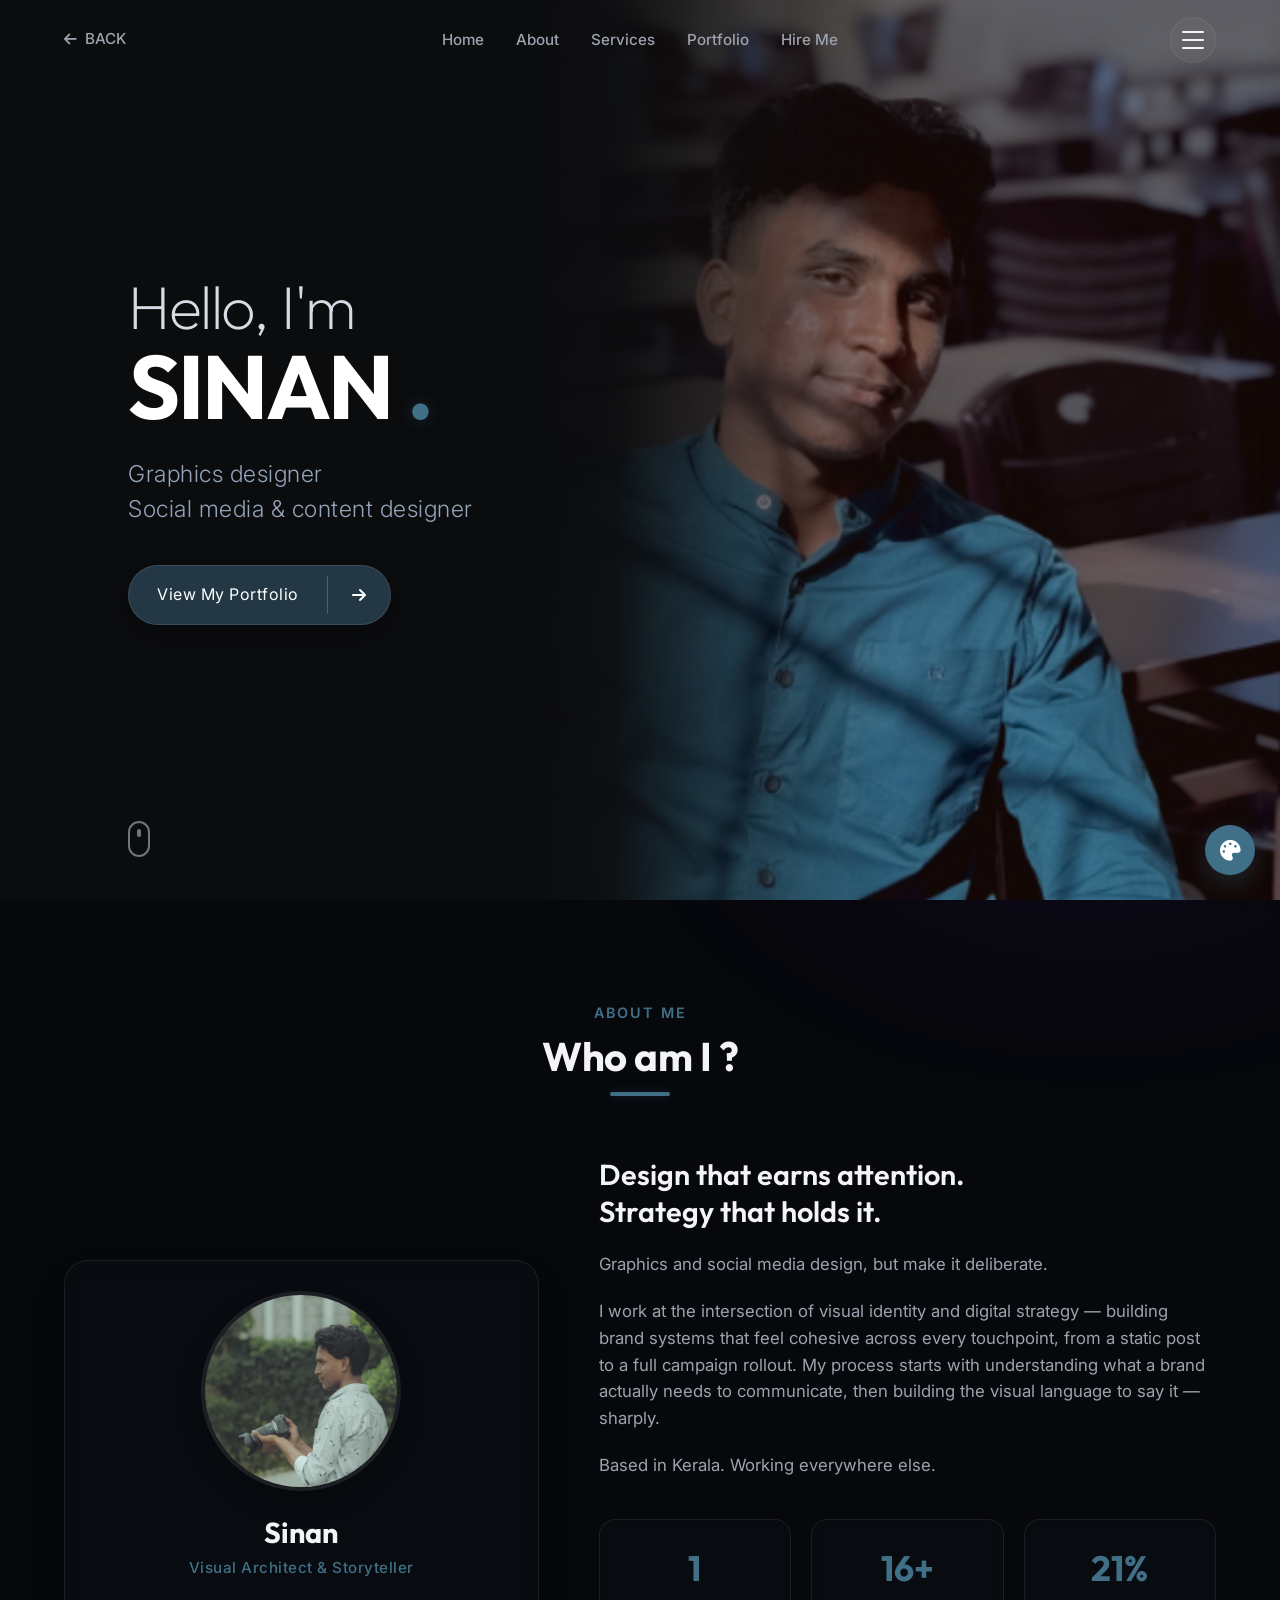
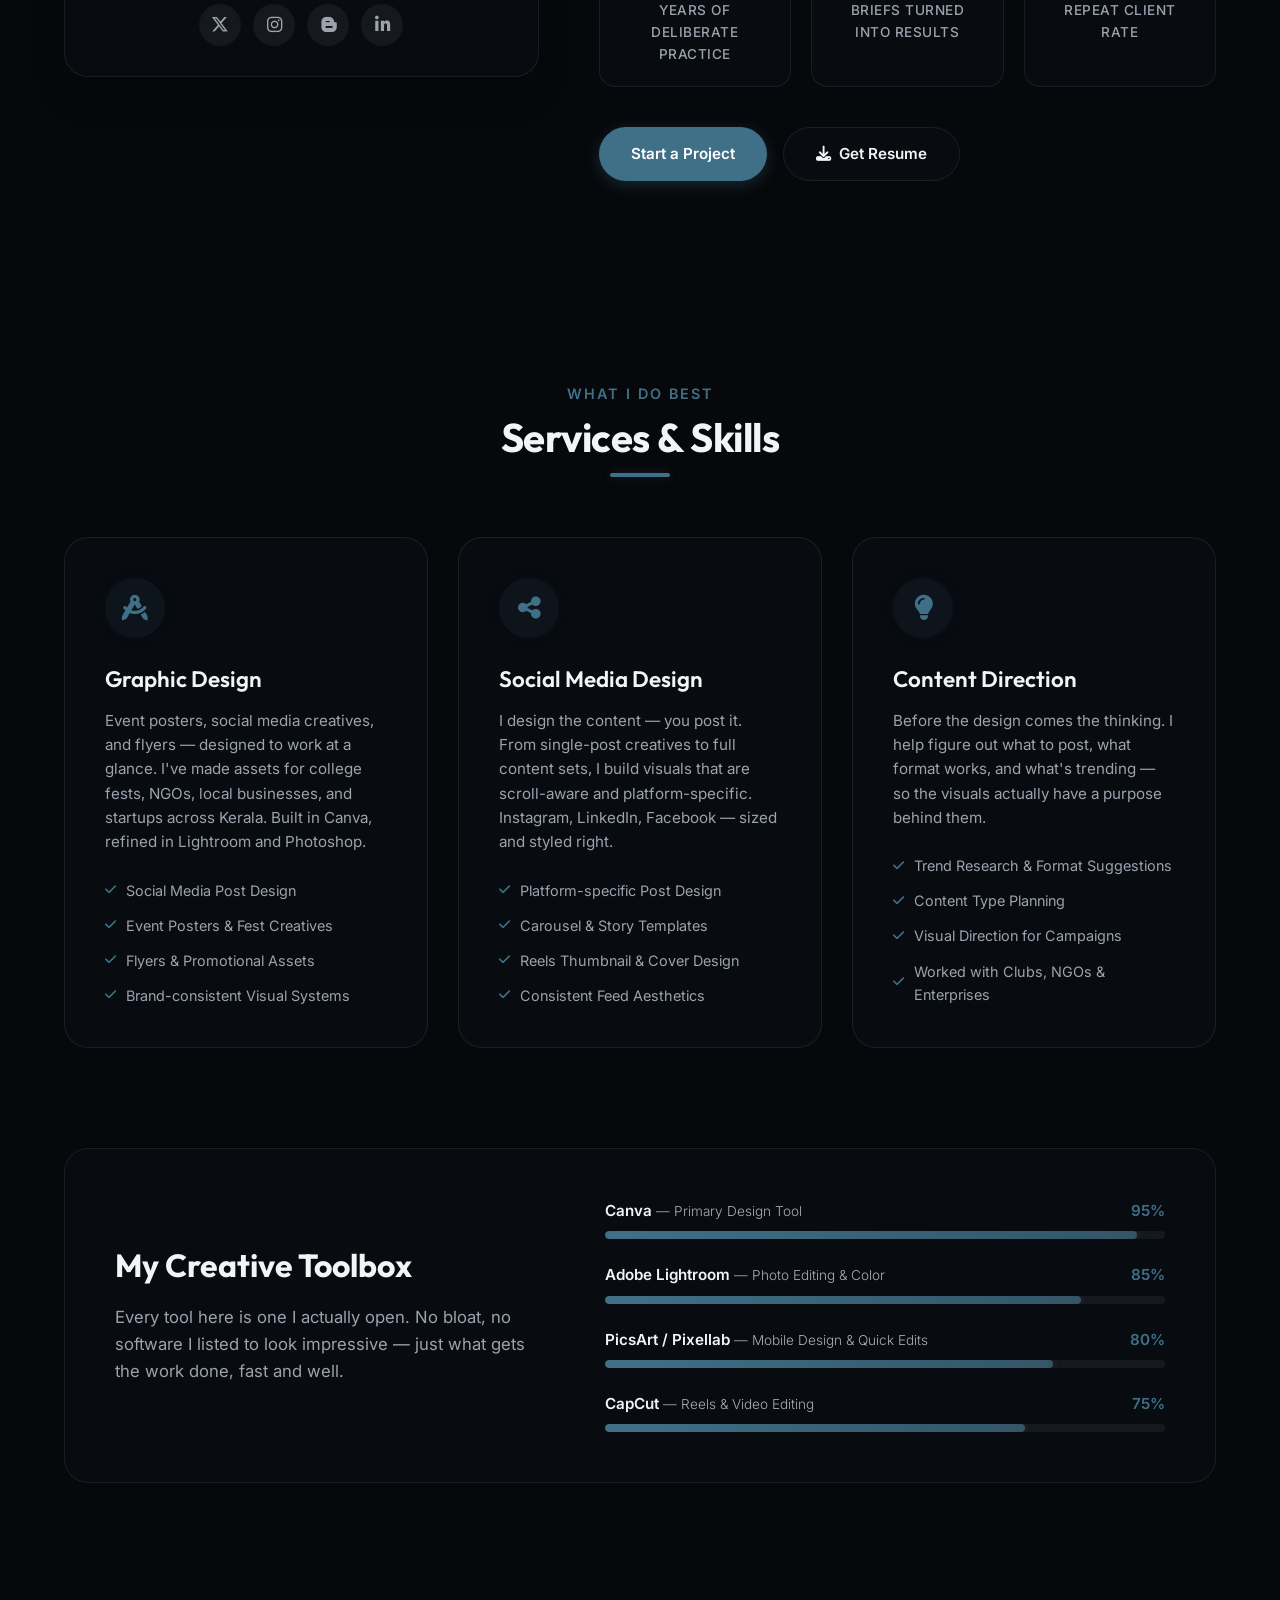
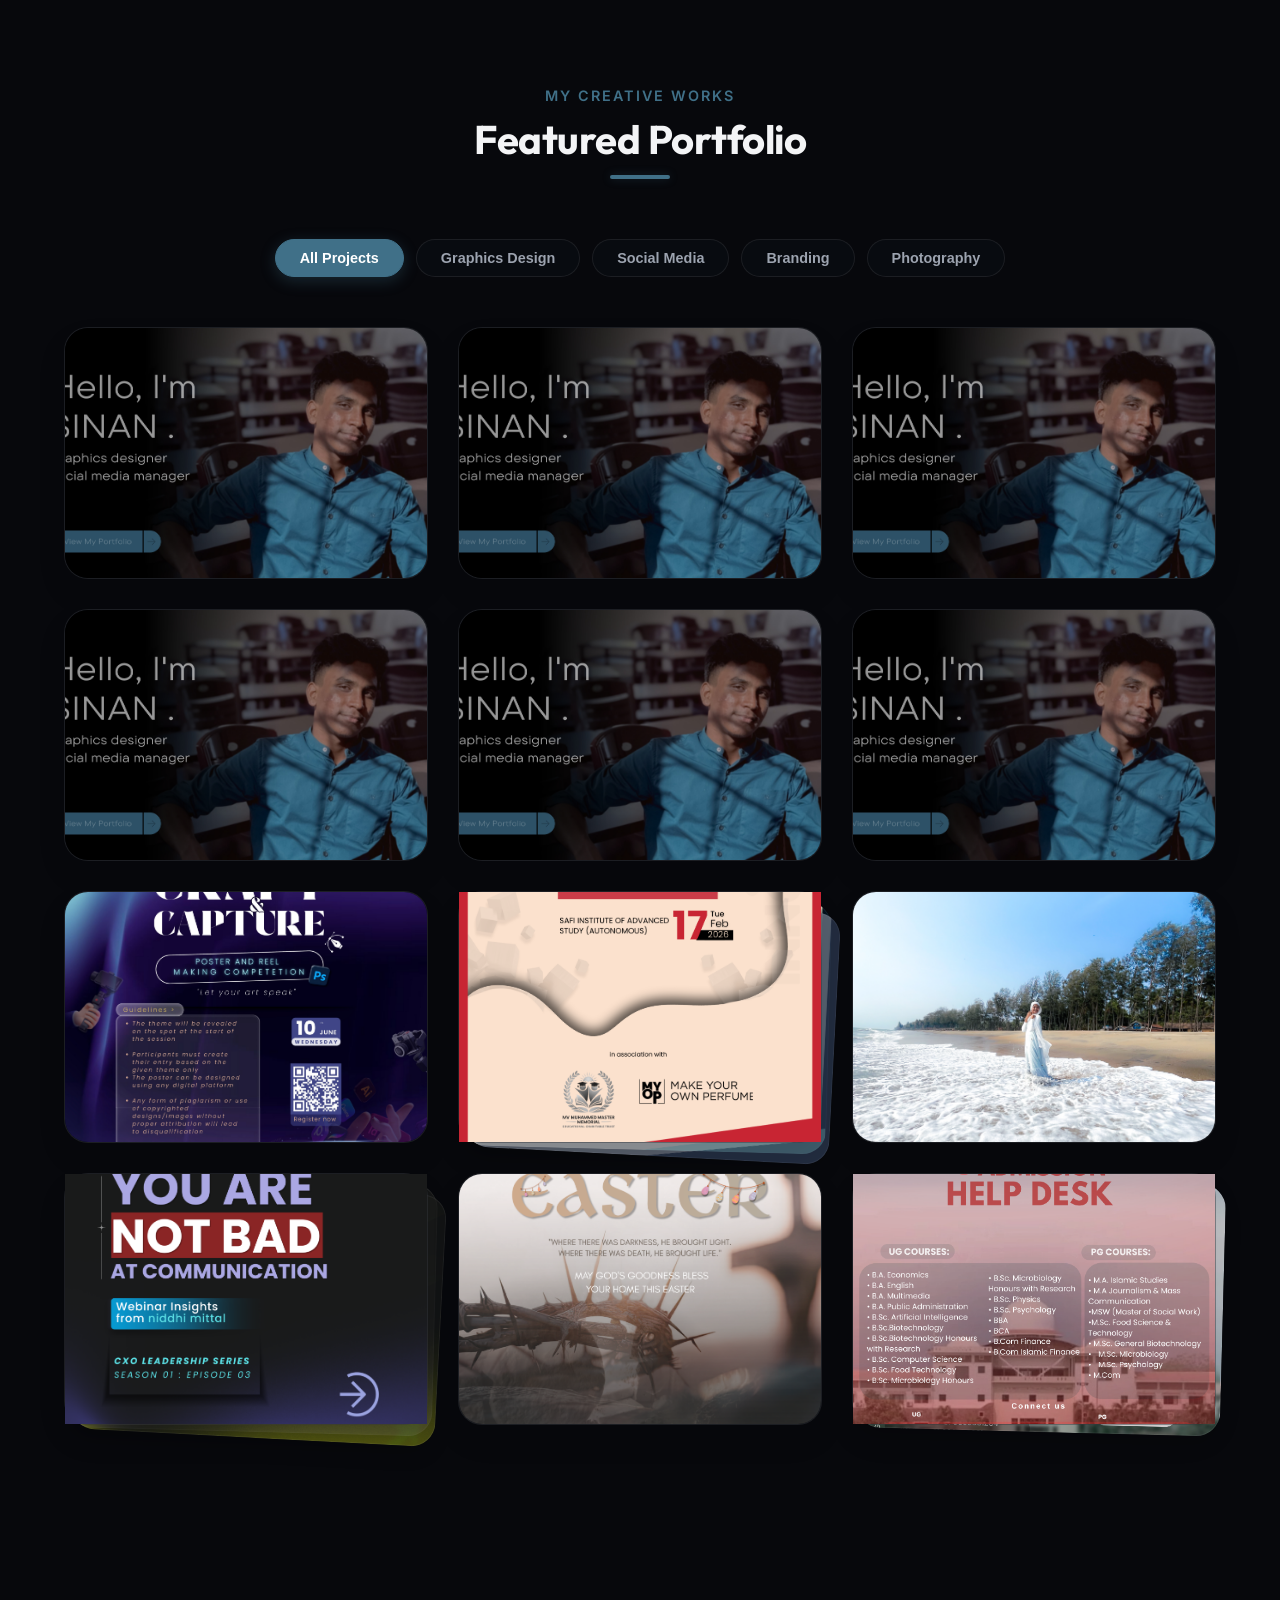
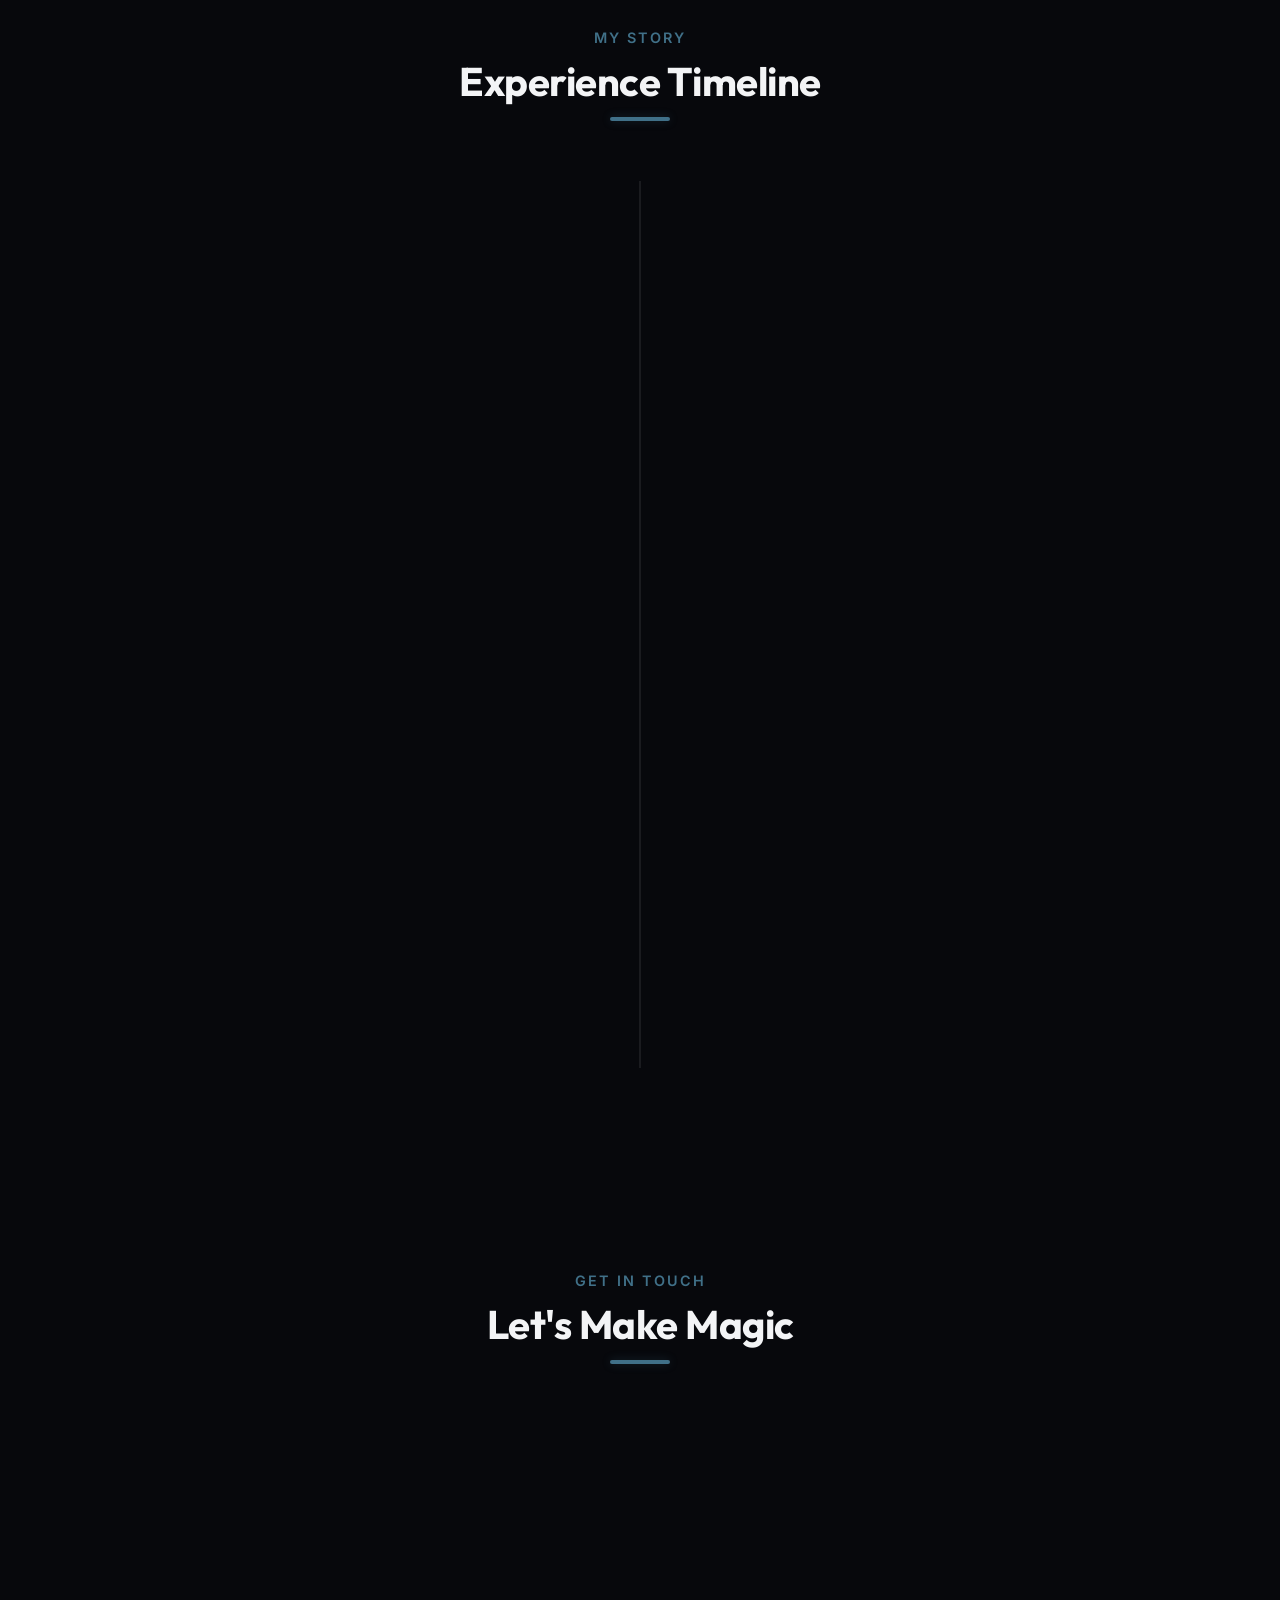
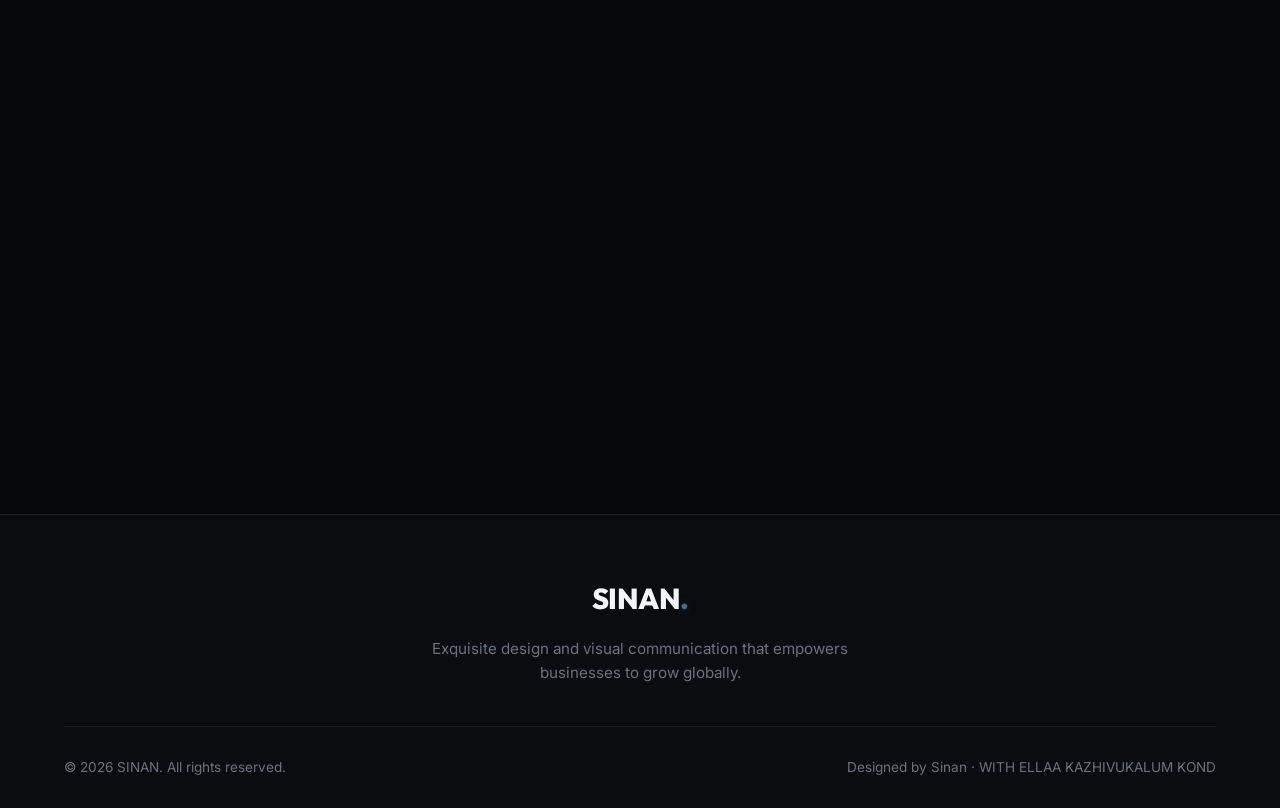
<file: portfolio.html>
<!DOCTYPE html>
<html lang="en">
<head>
    <meta charset="UTF-8">
    <meta name="viewport" content="width=device-width, initial-scale=1.0">
    <title>Portfolio | Sinan - Graphics & Content Designer</title>
    <meta name="description" content="Explore the creative portfolio of Sinan, featuring high-fidelity brand identities, modern poster layouts, and social media campaigns.">
    <meta name="keywords" content="Sinan, sinante, sinante portfolio, graphics design, social media manager, content creator, branding">
    <meta name="author" content="Sinan">
    <meta name="google-site-verification" content="ryqE9yQcS9pZVlSauMig1TpUKdt-Kj18AlzWYWKKWnc" />
    <!-- Google Fonts -->
    <link rel="preconnect" href="https://fonts.googleapis.com">
    <link rel="preconnect" href="https://fonts.gstatic.com" crossorigin>
    <link href="https://fonts.googleapis.com/css2?family=Inter:wght@300;400;500;600;700&family=Outfit:wght@200;300;400;600;700;800&display=swap" rel="stylesheet">
    <!-- FontAwesome for Icons -->
    <link rel="stylesheet" href="https://cdnjs.cloudflare.com/ajax/libs/font-awesome/6.5.1/css/all.min.css">
    <!-- Custom Style Sheet -->
    <link rel="stylesheet" href="style.css">
    <!-- Spiderman Theme Overlay CSS -->
    <link rel="stylesheet" href="spiderman.css">
</head>
<body class="dark-theme">
    <script>
        document.body.classList.add('page-entering');
    </script>
    
    <!-- Page Transition Overlay -->
    <div class="page-transition-overlay">
        <div class="transition-loader">
            <div class="logo transition-logo">LOADING<span>.</span></div>
            <div class="loader-bar"></div>
        </div>
    </div>
    
    <!-- Theme & Color Customizer -->
    <div class="customizer-toggle" id="customizerToggle" title="Customize Design">
        <i class="fa-solid fa-palette"></i>
    </div>
    
    <div class="customizer-panel" id="customizerPanel">
        <div class="customizer-header">
            <h3>Customize Theme</h3>
            <button class="close-customizer" id="closeCustomizer">&times;</button>
        </div>
        <div class="customizer-body">
            <div class="customizer-section">
                <h4>Accent Color</h4>
                <div class="color-presets">
                    <span class="color-preset active" data-color="#407088" style="background-color: #407088;" title="Slate Blue (Original)"></span>
                    <span class="color-preset" data-color="#8a2be2" style="background-color: #8a2be2;" title="Neon Purple"></span>
                    <span class="color-preset" data-color="#00adb5" style="background-color: #00adb5;" title="Teal Glow"></span>
                    <span class="color-preset" data-color="#10b981" style="background-color: #10b981;" title="Emerald"></span>
                    <span class="color-preset" data-color="#f59e0b" style="background-color: #f59e0b;" title="Amber Gold"></span>
                    <span class="color-preset" data-color="#ef4444" style="background-color: #ef4444;" title="Sunset Red"></span>
                    <span class="color-preset spiderman-preset" data-color="spiderman" style="background: linear-gradient(135deg, #ef233c 50%, #0b132b 50%);" title="Spiderman Theme"></span>
                </div>
            </div>
            <div class="customizer-section">
                <h4>Theme Mode</h4>
                <div class="theme-toggle-wrapper">
                    <button class="theme-btn active" id="darkThemeBtn"><i class="fa-solid fa-moon"></i> Dark</button>
                    <button class="theme-btn" id="lightThemeBtn"><i class="fa-solid fa-sun"></i> Light</button>
                </div>
            </div>
        </div>
    </div>

    <!-- Navigation Header -->
    <header class="main-header">
        <div class="header-container">
            <a href="index.html" class="back-logo" style="font-size: 0.95rem; font-weight: 500; font-family: 'Inter', sans-serif; color: #9ca3af; display: inline-flex; align-items: center; gap: 8px; text-decoration: none;"><i class="fa-solid fa-arrow-left" style="font-size: 0.9rem; color: #9ca3af; transition: transform 0.3s ease;"></i> BACK</a>
            
            <!-- Horizontal Menu Bar (Visible ONLY on Desktop) -->
            <nav class="portfolio-horizontal-menu">
                <ul>
                    <li><a href="index.html" class="nav-link">Home</a></li>
                    <li><a href="#about" class="nav-link">About</a></li>
                    <li><a href="#services" class="nav-link">Services</a></li>
                    <li><a href="#portfolio" class="nav-link active">Portfolio</a></li>
                    <li><a href="#contact" class="nav-link">Hire Me</a></li>
                </ul>
            </nav>

            <nav class="nav-menu" id="navMenu">
                <ul>
                    <li><a href="index.html" class="nav-link">Home</a></li>
                    <li><a href="tools.html" class="nav-link">Tools</a></li>
                </ul>
            </nav>

            <div class="nav-actions">
                <button class="desktop-menu-toggle" id="menuToggle" aria-label="Toggle Menu">
                    <span></span>
                    <span></span>
                    <span></span>
                </button>
            </div>
        </div>
    </header>

    <main>
        <!-- Hero Section (Recreating Home.jpg Design) -->
        <section id="home" class="hero-section">
            <div class="hero-container">
                <!-- Left Side: Interactive typography and content -->
                <div class="hero-content">
                    <div class="hero-text-wrapper">
                        <h1 class="hero-title animate-fade-in">
                            <span class="title-light">Hello, I'm</span>
                            <span class="title-bold">SINAN <span class="accent-dot">.</span></span>
                        </h1>
                        <h2 class="hero-subtitle animate-slide-up">
                            <span>Graphics designer</span>
                            <span>Social media & content designer</span>
                        </h2>
                        
                        <div class="hero-cta-wrapper animate-fade-up">
                            <a href="#portfolio" class="portfolio-btn">
                               <span class="btn-text">View My Portfolio</span>
                                <span class="btn-divider"></span>
                                <span class="btn-icon"><i class="fa-solid fa-arrow-right"></i></span>
                            </a>
                        </div>
                    </div>
                </div>

                <!-- Right Side: Custom positioned background photo of Sinan -->
                <div class="hero-image-container">
                    <div class="hero-img-bg"></div>
                    <div class="hero-overlay"></div>
                </div>
            </div>
            
            <!-- Subtle floating scroll indicator -->
            <div class="scroll-indicator">
                <span class="mouse">
                    <span class="wheel"></span>
                </span>
                <span class="arrow-down"></span>
            </div>
        </section>

        <!-- About Me Section -->
        <section id="about" class="about-section section-padding">
            <div class="section-container">
                <div class="section-header align-center">
                    <span class="subtitle">About Me</span>
                    <h2>Who am I ?</h2>
                    <div class="section-underline"></div>
                </div>

                <div class="about-grid">
                    <!-- Left: Interactive Profile Card -->
                    <div class="about-card-wrapper animate-on-scroll" data-animation="slide-right">
                        <div class="about-profile-card">
                            <div class="profile-img-holder">
                                <img src="./first pic on about page.jpg.jpeg" alt="Sinan Profile" class="about-avatar">
                            </div>
                            <div class="profile-card-content">
                                <h3>Sinan</h3>
                                <p class="card-role">Visual Architect & Storyteller</p>
                                <div class="profile-socials">
                                    <a href="https://x.com/Sinan_p_2" class="social-icon" title="X (Twitter)" target="_blank"><i class="fa-brands fa-x-twitter"></i></a>
                                    <a href="https://www.instagram.com/_.sinanhh/?utm_source=ig_web_button_share_sheet" class="social-icon" title="Instagram" target="_blank"><i class="fa-brands fa-instagram"></i></a>
                                    <a href="https://arakkalabuworld.blogspot.com" class="social-icon" title="Blogger" target="_blank"><i class="fa-brands fa-blogger-b"></i></a>
                                    <a href="https://www.linkedin.com/in/sinanc/" class="social-icon" title="LinkedIn" target="_blank"><i class="fa-brands fa-linkedin-in"></i></a>
                                </div>
                            </div>
                        </div>
                    </div>

                    <!-- Right: Bio and Dynamic Stats -->
                    <div class="about-details-wrapper animate-on-scroll" data-animation="slide-left">
                        <div class="about-bio">
                            <h3>Design that earns attention.<br>Strategy that holds it.</h3>
                            <p>Graphics and social media design, but make it deliberate.</p>
                            <p>I work at the intersection of visual identity and digital strategy — building brand systems that feel cohesive across every touchpoint, from a static post to a full campaign rollout. My process starts with understanding what a brand actually needs to communicate, then building the visual language to say it — sharply.</p>
                            <p>Based in Kerala. Working everywhere else.</p>
                        </div>

                        <div class="about-stats">
                            <div class="stat-box">
                                <div class="stat-number" data-target="3">0</div>
                                <div class="stat-label">Years of deliberate practice</div>
                            </div>
                            <div class="stat-box">
                                <div class="stat-number" data-target="75" data-suffix="+">0+</div>
                                <div class="stat-label">Briefs turned into results</div>
                            </div>
                            <div class="stat-box">
                                <div class="stat-number" data-target="100" data-suffix="%">0%</div>
                                <div class="stat-label">Repeat client rate</div>
                            </div>
                        </div>

                        <div class="about-actions">
                            <a href="#contact" class="custom-btn primary-btn">Start a Project</a>
                            <a href="./resume.pdf" class="custom-btn secondary-btn" id="downloadCV" target="_blank"><i class="fa-solid fa-download"></i> Get Resume</a>
                        </div>
                    </div>
                </div>
            </div>
        </section>

        <!-- Services & Skills Section -->
        <section id="services" class="services-section section-padding">
            <div class="section-container">
                <div class="section-header align-center">
                    <span class="subtitle">What I Do Best</span>
                    <h2>Services & Skills</h2>
                    <div class="section-underline"></div>
                </div>

                <!-- Services Cards -->
                <div class="services-grid">
                    <!-- Service 1: Graphic Design -->
                    <div class="service-card animate-on-scroll" data-animation="fade-up">
                        <div class="service-icon">
                            <i class="fa-solid fa-compass-drafting"></i>
                        </div>
                        <h3>Graphic Design</h3>
                        <p>Event posters, social media creatives, and flyers — designed to work at a glance. I've made assets for college fests, NGOs, local businesses, and startups across Kerala. Built in Canva, refined in Lightroom and Photoshop.</p>
                        <ul class="service-list">
                            <li><i class="fa-solid fa-check"></i> Social Media Post Design</li>
                            <li><i class="fa-solid fa-check"></i> Event Posters & Fest Creatives</li>
                            <li><i class="fa-solid fa-check"></i> Flyers & Promotional Assets</li>
                            <li><i class="fa-solid fa-check"></i> Brand-consistent Visual Systems</li>
                        </ul>
                    </div>

                    <!-- Service 2: Social Media Design -->
                    <div class="service-card animate-on-scroll" data-animation="fade-up" style="animation-delay: 0.1s;">
                        <div class="service-icon">
                            <i class="fa-solid fa-share-nodes"></i>
                        </div>
                        <h3>Social Media Design</h3>
                        <p>I design the content — you post it. From single-post creatives to full content sets, I build visuals that are scroll-aware and platform-specific. Instagram, LinkedIn, Facebook — sized and styled right.</p>
                        <ul class="service-list">
                            <li><i class="fa-solid fa-check"></i> Platform-specific Post Design</li>
                            <li><i class="fa-solid fa-check"></i> Carousel & Story Templates</li>
                            <li><i class="fa-solid fa-check"></i> Reels Thumbnail & Cover Design</li>
                            <li><i class="fa-solid fa-check"></i> Consistent Feed Aesthetics</li>
                        </ul>
                    </div>

                    <!-- Service 3: Content Direction -->
                    <div class="service-card animate-on-scroll" data-animation="fade-up" style="animation-delay: 0.2s;">
                        <div class="service-icon">
                            <i class="fa-solid fa-lightbulb"></i>
                        </div>
                        <h3>Content Direction</h3>
                        <p>Before the design comes the thinking. I help figure out what to post, what format works, and what's trending — so the visuals actually have a purpose behind them.</p>
                        <ul class="service-list">
                            <li><i class="fa-solid fa-check"></i> Trend Research & Format Suggestions</li>
                            <li><i class="fa-solid fa-check"></i> Content Type Planning</li>
                            <li><i class="fa-solid fa-check"></i> Visual Direction for Campaigns</li>
                            <li><i class="fa-solid fa-check"></i> Worked with Clubs, NGOs & Enterprises</li>
                        </ul>
                    </div>
                </div>

                <div class="skills-wrapper section-padding-top">
                    <div class="skills-inner-grid">
                        <div class="skills-description">
                            <h3>My Creative Toolbox</h3>
                            <p>Every tool here is one I actually open. No bloat, no software I listed to look impressive — just what gets the work done, fast and well.</p>
                        </div>
                        
                        <div class="skills-bars-container">
                            <!-- Skill 1 -->
                            <div class="skill-item">
                                <div class="skill-info">
                                    <span class="skill-name">Canva <span style="font-size: 0.85rem; font-weight: 300; opacity: 0.7;">— Primary Design Tool</span></span>
                                    <span class="skill-percentage">95%</span>
                                </div>
                                <div class="skill-progress-bg">
                                    <div class="skill-progress-bar" data-progress="95%"></div>
                                </div>
                            </div>
                            
                            <!-- Skill 2 -->
                            <div class="skill-item">
                                <div class="skill-info">
                                    <span class="skill-name">Adobe Lightroom <span style="font-size: 0.85rem; font-weight: 300; opacity: 0.7;">— Photo Editing & Color</span></span>
                                    <span class="skill-percentage">85%</span>
                                </div>
                                <div class="skill-progress-bg">
                                    <div class="skill-progress-bar" data-progress="85%"></div>
                                </div>
                            </div>
 
                            <!-- Skill 3 -->
                            <div class="skill-item">
                                <div class="skill-info">
                                    <span class="skill-name">PicsArt / Pixellab <span style="font-size: 0.85rem; font-weight: 300; opacity: 0.7;">— Mobile Design & Quick Edits</span></span>
                                    <span class="skill-percentage">80%</span>
                                </div>
                                <div class="skill-progress-bg">
                                    <div class="skill-progress-bar" data-progress="80%"></div>
                                </div>
                            </div>
 
                            <!-- Skill 4 -->
                            <div class="skill-item">
                                <div class="skill-info">
                                    <span class="skill-name">CapCut <span style="font-size: 0.85rem; font-weight: 300; opacity: 0.7;">— Reels & Video Editing</span></span>
                                    <span class="skill-percentage">75%</span>
                                </div>
                                <div class="skill-progress-bg">
                                    <div class="skill-progress-bar" data-progress="75%"></div>
                                </div>
                            </div>
                        </div>
                    </div>
                </div>
            </div>
        </section>

        <!-- Portfolio Gallery Section -->
        <section id="portfolio" class="portfolio-section section-padding">
            <div class="section-container">
                <div class="section-header align-center">
                    <span class="subtitle">My Creative Works</span>
                    <h2>Featured Portfolio</h2>
                    <div class="section-underline"></div>
                </div>

                <!-- Category Filters -->
                <div class="portfolio-filters">
                    <button class="filter-btn active" data-filter="all">All Projects</button>
                    <button class="filter-btn" data-filter="graphic">Graphics Design</button>
                    <button class="filter-btn" data-filter="social">Social Media</button>
                    <button class="filter-btn" data-filter="branding">Branding</button>
                    <button class="filter-btn" data-filter="photography">Photography</button>
                </div>

                <!-- Portfolio Grid -->
                <div class="portfolio-grid" id="portfolioGrid">
                    <!-- Project 1 -->
                    <div class="portfolio-item animate-on-scroll" data-category="branding" data-animation="fade-up">
                        <div class="portfolio-card">
                            <div class="portfolio-img-wrapper">
                                <img src="./Home.jpg" alt="Aesthetic Brand Identity" class="portfolio-img">
                                <div class="portfolio-card-overlay">
                                    <div class="portfolio-overlay-content">
                                        <span class="project-tag">Branding</span>
                                        <h3>Aesthetic Brand Identity</h3>
                                        <button class="view-project-btn" data-project-id="1">Explore Details <i class="fa-solid fa-arrow-up-right-from-square"></i></button>
                                    </div>
                                </div>
                            </div>
                        </div>
                    </div>

                    <!-- Project 2 -->
                    <div class="portfolio-item animate-on-scroll" data-category="graphic" data-animation="fade-up" style="animation-delay: 0.1s;">
                        <div class="portfolio-card">
                            <div class="portfolio-img-wrapper">
                                <img src="./Home.jpg" alt="Premium Poster Layout" class="portfolio-img">
                                <div class="portfolio-card-overlay">
                                    <div class="portfolio-overlay-content">
                                        <span class="project-tag">Graphics Design</span>
                                        <h3>Modern Digital Posters</h3>
                                        <button class="view-project-btn" data-project-id="2">Explore Details <i class="fa-solid fa-arrow-up-right-from-square"></i></button>
                                    </div>
                                </div>
                            </div>
                        </div>
                    </div>

                    <!-- Project 3 -->
                    <div class="portfolio-item animate-on-scroll" data-category="social" data-animation="fade-up" style="animation-delay: 0.2s;">
                        <div class="portfolio-card">
                            <div class="portfolio-img-wrapper">
                                <img src="./Home.jpg" alt="Instagram Grid Strategy" class="portfolio-img">
                                <div class="portfolio-card-overlay">
                                    <div class="portfolio-overlay-content">
                                        <span class="project-tag">Social Media</span>
                                        <h3>Instagram Grid Architecture</h3>
                                        <button class="view-project-btn" data-project-id="3">Explore Details <i class="fa-solid fa-arrow-up-right-from-square"></i></button>
                                    </div>
                                </div>
                            </div>
                        </div>
                    </div>

                    <!-- Project 4 -->
                    <div class="portfolio-item animate-on-scroll" data-category="graphic" data-animation="fade-up">
                        <div class="portfolio-card">
                            <div class="portfolio-img-wrapper">
                                <img src="./Home.jpg" alt="Minimalist Package Design" class="portfolio-img">
                                <div class="portfolio-card-overlay">
                                    <div class="portfolio-overlay-content">
                                        <span class="project-tag">Graphics Design</span>
                                        <h3>Vector Illustrative Layouts</h3>
                                        <button class="view-project-btn" data-project-id="4">Explore Details <i class="fa-solid fa-arrow-up-right-from-square"></i></button>
                                    </div>
                                </div>
                            </div>
                        </div>
                    </div>

                    <!-- Project 5 -->
                    <div class="portfolio-item animate-on-scroll" data-category="social" data-animation="fade-up" style="animation-delay: 0.1s;">
                        <div class="portfolio-card">
                            <div class="portfolio-img-wrapper">
                                <img src="./Home.jpg" alt="Dynamic Campaign" class="portfolio-img">
                                <div class="portfolio-card-overlay">
                                    <div class="portfolio-overlay-content">
                                        <span class="project-tag">Social Media</span>
                                        <h3>Viral Reel Campaign Strategy</h3>
                                        <button class="view-project-btn" data-project-id="5">Explore Details <i class="fa-solid fa-arrow-up-right-from-square"></i></button>
                                    </div>
                                </div>
                            </div>
                        </div>
                    </div>

                    <!-- Project 6 -->
                    <div class="portfolio-item animate-on-scroll" data-category="branding" data-animation="fade-up" style="animation-delay: 0.2s;">
                        <div class="portfolio-card">
                            <div class="portfolio-img-wrapper">
                                <img src="./Home.jpg" alt="Typography Layout" class="portfolio-img">
                                <div class="portfolio-card-overlay">
                                    <div class="portfolio-overlay-content">
                                        <span class="project-tag">Branding</span>
                                        <h3>Typography Brand Systems</h3>
                                        <button class="view-project-btn" data-project-id="6">Explore Details <i class="fa-solid fa-arrow-up-right-from-square"></i></button>
                                    </div>
                                </div>
                            </div>
                        </div>
                    </div>

                    <!-- Project 11: Craft & Capture Poster -->
                    <div class="portfolio-item animate-on-scroll" data-category="graphic" data-animation="fade-up" style="animation-delay: 0.4s;">
                        <div class="portfolio-card">
                            <div class="portfolio-img-wrapper">
                                <img src="./IEDC CRAFT & CAPTURE.jpg" alt="Craft & Capture — IEDC SIAS" class="portfolio-img">
                                <div class="portfolio-card-overlay">
                                    <div class="portfolio-overlay-content">
                                        <span class="project-tag">Graphics Design</span>
                                        <h3>Craft & Capture Poster</h3>
                                        <button class="view-project-btn" data-project-id="11">Explore Details <i class="fa-solid fa-arrow-up-right-from-square"></i></button>
                                    </div>
                                </div>
                            </div>
                        </div>
                    </div>

                    <!-- Project 16: INNOZEE ID Cards -->
                    <div class="portfolio-item animate-on-scroll" data-category="graphic" data-animation="fade-up" style="animation-delay: 0.5s;">
                        <div class="portfolio-card stacked-folder" style="--stack-img-1: url('./innozee id 2.png'); --stack-img-2: url('./innozee 3.png');">
                            <div class="portfolio-img-wrapper">
                                <img src="./innozee 1.png" alt="INNOZEE ID Cards" class="portfolio-img">
                                <div class="portfolio-card-overlay">
                                    <div class="portfolio-overlay-content">
                                        <span class="project-tag">Graphics Design</span>
                                        <h3>INNOZEE ID Cards</h3>
                                        <button class="view-project-btn" data-project-id="16">Explore Details <i class="fa-solid fa-arrow-up-right-from-square"></i></button>
                                    </div>
                                </div>
                            </div>
                        </div>
                    </div>

                    <!-- Project 12: Beachside Portrait -->
                    <div class="portfolio-item animate-on-scroll" data-category="photography" data-animation="fade-up" style="animation-delay: 0.5s;">
                        <div class="portfolio-card">
                            <div class="portfolio-img-wrapper">
                                <img src="./HAIFA.jpg" alt="Beachside Portrait" class="portfolio-img">
                                <div class="portfolio-card-overlay">
                                    <div class="portfolio-overlay-content">
                                        <span class="project-tag">Photography</span>
                                        <h3>Beachside Portrait</h3>
                                        <button class="view-project-btn" data-project-id="12">Explore Details <i class="fa-solid fa-arrow-up-right-from-square"></i></button>
                                    </div>
                                </div>
                            </div>
                        </div>
                    </div>

                    <!-- Project 13: YFYD Instagram Carousels -->
                    <div class="portfolio-item animate-on-scroll" data-category="social" data-animation="fade-up" style="animation-delay: 0.6s;">
                        <div class="portfolio-card stacked-folder" style="--stack-img-1: url('./cxo carousels 02.png'); --stack-img-2: url('./cxo carousels 03.png');">
                            <div class="portfolio-img-wrapper">
                                <img src="./cxo carousels 01.png" alt="YFYD Instagram Carousels" class="portfolio-img">
                                <div class="portfolio-card-overlay">
                                    <div class="portfolio-overlay-content">
                                        <span class="project-tag">Social Media</span>
                                        <h3>YFYD Instagram Carousels</h3>
                                        <button class="view-project-btn" data-project-id="13">Explore Details <i class="fa-solid fa-arrow-up-right-from-square"></i></button>
                                    </div>
                                </div>
                            </div>
                        </div>
                    </div>

                    <!-- Project 14: YFYD Easter Greeting -->
                    <div class="portfolio-item animate-on-scroll" data-category="social" data-animation="fade-up" style="animation-delay: 0.7s;">
                        <div class="portfolio-card">
                            <div class="portfolio-img-wrapper">
                                <img src="./easter.png" alt="YFYD Easter Greeting" class="portfolio-img">
                                <div class="portfolio-card-overlay">
                                    <div class="portfolio-overlay-content">
                                        <span class="project-tag">Social Media</span>
                                        <h3>YFYD Easter Greeting</h3>
                                        <button class="view-project-btn" data-project-id="14">Explore Details <i class="fa-solid fa-arrow-up-right-from-square"></i></button>
                                    </div>
                                </div>
                            </div>
                        </div>
                    </div>

                    <!-- Project 15: SFI Admissions Help Desk -->
                    <div class="portfolio-item animate-on-scroll" data-category="social" data-animation="fade-up" style="animation-delay: 0.8s;">
                        <div class="portfolio-card stacked-folder" style="--stack-img-1: url('./sfi admsn 2.png'); --stack-img-2: none; --stack-img-2-display: none;">
                            <div class="portfolio-img-wrapper">
                                <img src="./sfi admsn 1.png" alt="SFI Admissions Help Desk" class="portfolio-img">
                                <div class="portfolio-card-overlay">
                                    <div class="portfolio-overlay-content">
                                        <span class="project-tag">Social Media</span>
                                        <h3>SFI Admissions Help Desk</h3>
                                        <button class="view-project-btn" data-project-id="15">Explore Details <i class="fa-solid fa-arrow-up-right-from-square"></i></button>
                                    </div>
                                </div>
                            </div>
                        </div>
                    </div>
                </div>
            </div>
        </section>

        <!-- Experience Timeline Section -->
        <section class="timeline-section section-padding">
            <div class="section-container">
                <div class="section-header align-center">
                    <span class="subtitle">My Story</span>
                    <h2>Experience Timeline</h2>
                    <div class="section-underline"></div>
                </div>

                <div class="timeline">
                    <!-- Timeline Item 1 -->
                    <div class="timeline-item left animate-on-scroll" data-animation="slide-right">
                        <div class="timeline-dot"></div>
                        <div class="timeline-date">2024 - Present</div>
                        <div class="timeline-content">
                            <h3>Lead Social Media Strategist</h3>
                            <h4>Creative Agencies & Freelance</h4>
                            <p>Managing complete digital architectures, crafting content calendars, driving visual storytelling, and generating engagement metrics yielding over 150% brand channel growth.</p>
                        </div>
                    </div>

                    <!-- Timeline Item 2 -->
                    <div class="timeline-item right animate-on-scroll" data-animation="slide-left">
                        <div class="timeline-dot"></div>
                        <div class="timeline-date">2023 - 2024</div>
                        <div class="timeline-content">
                            <h3>Senior Graphics Designer</h3>
                            <h4>Studio Media Hub</h4>
                            <p>Pioneered aesthetic visual identity guidelines, developed custom graphics assets for over 30 campaigns, and designed comprehensive social media templates and UI mockups.</p>
                        </div>
                    </div>

                    <!-- Timeline Item 3 -->
                    <div class="timeline-item left animate-on-scroll" data-animation="slide-right">
                        <div class="timeline-dot"></div>
                        <div class="timeline-date">2022 - 2023</div>
                        <div class="timeline-content">
                            <h3>Freelance Visual Content Creator</h3>
                            <h4>Global Remote Partnerships</h4>
                            <p>Spearheaded bespoke graphic assets, custom Instagram carousel designs, vector illustation suites, and short-form reels for global startups.</p>
                        </div>
                    </div>
                </div>
            </div>
        </section>

        <!-- Contact Section -->
        <section id="contact" class="contact-section section-padding">
            <div class="section-container">
                <div class="section-header align-center">
                    <span class="subtitle">Get In Touch</span>
                    <h2>Let's Make Magic</h2>
                    <div class="section-underline"></div>
                </div>

                <div class="contact-grid">
                    <!-- Contact Info Card -->
                    <div class="contact-info-panel animate-on-scroll" data-animation="slide-right">
                        <h3>Connect with Me</h3>
                        <p>Have an exciting project, design request, or strategic visual goal in mind? Shoot me a message! I'm always open to discussing new opportunities, creative collaborations, or branding systems.</p>
                        
                        <div class="info-details">
                            <div class="info-item">
                                <div class="info-icon"><i class="fa-solid fa-envelope"></i></div>
                                <div class="info-text">
                                    <span>Mail me directly</span>
                                    <a href="mailto:snanh.op@gmail.com">snanh.op@gmail.com</a>
                                </div>
                            </div>
                            <div class="info-item">
                                <div class="info-icon"><i class="fa-solid fa-phone"></i></div>
                                <div class="info-text">
                                    <span>Call / WhatsApp</span>
                                    <a href="https://wa.me/918075944234" target="_blank">+91 80759 44234</a>
                                </div>
                            </div>
                            <div class="info-item">
                                <div class="info-icon"><i class="fa-solid fa-location-dot"></i></div>
                                <div class="info-text">
                                    <span>Based in</span>
                                    <p>Kerala, India</p>
                                </div>
                            </div>
                        </div>

                        <div class="follow-me">
                            <h4>Find me on professional networks</h4>
                            <div class="social-links-grid">
                                <a href="https://x.com/Sinan_p_2" class="social-link" target="_blank"><i class="fa-brands fa-x-twitter"></i> X (Twitter)</a>
                                <a href="https://www.instagram.com/_.sinanhh/?utm_source=ig_web_button_share_sheet" class="social-link" target="_blank"><i class="fa-brands fa-instagram"></i> Instagram</a>
                                <a href="https://www.linkedin.com/in/sinanc/" class="social-link" target="_blank"><i class="fa-brands fa-linkedin-in"></i> LinkedIn</a>
                            </div>
                        </div>
                    </div>

                    <!-- Contact Form Card -->
                    <div class="contact-form-panel animate-on-scroll" data-animation="slide-left">
                        <h3>Send a Message</h3>
                        <form id="contactForm" class="contact-form">
                            <!-- Honeypot Spam Protection (hidden from humans, traps spambots) -->
                            <input type="checkbox" name="botcheck" class="hidden" style="display: none;">
                            
                            <div class="form-row">
                                <div class="form-group floating-group">
                                    <input type="text" id="nameInput" required placeholder=" " autocomplete="name">
                                    <label for="nameInput">Your Name</label>
                                </div>
                                <div class="form-group floating-group">
                                    <input type="email" id="emailInput" required placeholder=" " autocomplete="email">
                                    <label for="emailInput">Email Address</label>
                                </div>
                            </div>
                            <div class="form-group floating-group">
                                    <input type="text" id="subjectInput" required placeholder=" ">
                                    <label for="subjectInput">Subject</label>
                            </div>
                            <div class="form-group floating-group">
                                <textarea id="messageInput" required rows="5" placeholder=" "></textarea>
                                <label for="messageInput">Tell me about your project...</label>
                            </div>
                            <button type="submit" class="submit-btn">
                                <span>Send Message</span>
                                <i class="fa-solid fa-paper-plane"></i>
                            </button>
                        </form>
                        <div id="formSuccess" class="form-success-alert">
                            <div class="success-icon"><i class="fa-solid fa-circle-check"></i></div>
                            <h3>Thank You!</h3>
                            <p>Your message has been sent successfully. Sinan will reach out to you within 24 hours.</p>
                        </div>
                    </div>
                </div>
            </div>
        </section>
    </main>

    <!-- Footer -->
    <footer class="main-footer">
        <div class="footer-container">
            <div class="footer-brand">
                <a href="index.html" class="logo">SINAN<span>.</span></a>
                <p>Exquisite design and visual communication that empowers businesses to grow globally.</p>
            </div>
            <div class="footer-divider"></div>
            <div class="footer-bottom">
                <p class="copyright">&copy; 2026 SINAN. All rights reserved.</p>
                <div class="footer-meta">
                    <p>Designed by Sinan &middot; WITH ELLAA KAZHIVUKALUM KOND</p>
                </div>
            </div>
        </div>
    </footer>

    <!-- Interactive Project Modal Overlay -->
    <div class="project-modal" id="projectModal">
        <div class="modal-card">
            <button class="close-modal" id="closeModal">&times;</button>
            <div class="modal-grid">
                <div class="modal-image-holder">
                    <img src="./Home.jpg" alt="Project Preview" id="modalImage">
                    <div id="modalSlidesContainer" style="display: none; width: 100%; max-height: 520px; overflow-y: auto; flex-direction: column; gap: 15px; padding-right: 5px;"></div>
                </div>
                <div class="modal-details">
                    <span class="modal-tag" id="modalTag">Graphics Design</span>
                    <h3 id="modalTitle">Project Title Placeholder</h3>
                    <p class="modal-desc" id="modalDescription">Detailed project description goes here. It explains the design concepts, challenges, tools used, and results achieved.</p>
                    
                    <div class="project-meta-info">
                        <div class="meta-row">
                            <strong>Client:</strong>
                            <span id="modalClient">Creative Co.</span>
                        </div>
                        <div class="meta-row">
                            <strong>Tools Used:</strong>
                            <span id="modalTools">Adobe Photoshop, Illustrator</span>
                        </div>
                        <div class="meta-row">
                            <strong>Completion:</strong>
                            <span id="modalDate">May 2026</span>
                        </div>
                    </div>

                    <div class="modal-actions">
                        <a href="#" class="modal-btn primary-modal-btn" target="_blank" id="modalProjectLink">Live Preview <i class="fa-solid fa-arrow-up-right-from-square"></i></a>
                    </div>
                </div>
            </div>
        </div>
    </div>

    <!-- Script File -->
    <script src="app.js"></script>
</body>
</html>
</file>
<file: style.css>
/* ==========================================
   Premium Design System & Theme Setup
   ========================================== */

:root {
    /* Primary Colors & Dark Mode Tokens */
    --bg-primary: #07080c; /* Deep space dark background */
    --bg-secondary: rgba(18, 21, 28, 0.35); /* Translucent glass background */
    --bg-tertiary: rgba(255, 255, 255, 0.05); /* Transparent input boxes */
    --text-primary: #f3f4f6;
    --text-secondary: #9ca3af;
    --text-muted: #6b7280;
    
    /* Default Accent Color (Original Slate Blue inspired by Home.jpg button) */
    --accent-color: #407088;
    --accent-glow: rgba(64, 112, 136, 0.3);
    --accent-rgb: 64, 112, 136;
    
    /* Extreme Glassmorphism Backdrops & Borders */
    --glass-bg: rgba(13, 16, 23, 0.45); /* Sleek transparent card fill */
    --glass-border: rgba(255, 255, 255, 0.08); /* Clean white glowing borders */
    --glass-hover-border: rgba(255, 255, 255, 0.2); /* Bright glow on hover */
    
    /* Global Transitions & Layout Measures */
    --transition-smooth: all 0.5s cubic-bezier(0.16, 1, 0.3, 1);
    --transition-fast: all 0.25s ease;
    --header-height: 80px;
    --border-radius-lg: 24px;
    --border-radius-md: 16px;
    
    /* Fonts */
    --font-primary: 'Inter', sans-serif;
    --font-heading: 'Outfit', sans-serif;
}

/* Light Theme Variables - Glassmorphism Edition */
.light-theme {
    --bg-primary: #eef2f7;
    --bg-secondary: rgba(255, 255, 255, 0.45);
    --bg-tertiary: rgba(0, 0, 0, 0.04);
    --text-primary: #1e293b;
    --text-secondary: #475569;
    --text-muted: #94a3b8;
    
    --glass-bg: rgba(255, 255, 255, 0.5);
    --glass-border: rgba(0, 0, 0, 0.08);
    --glass-hover-border: rgba(0, 0, 0, 0.16);
}

/* ==========================================
   Base Styles & Reset
   ========================================== */

* {
    margin: 0;
    padding: 0;
    box-sizing: border-box;
    scroll-behavior: smooth;
}

body {
    background-color: var(--bg-primary);
    color: var(--text-primary);
    font-family: var(--font-primary);
    line-height: 1.6;
    overflow-x: hidden;
    transition: background-color 0.5s ease, color 0.5s ease;
    position: relative;
}

/* Ambient pulsing background glow blobs for premium glassmorphic depth */
body::before, body::after {
    content: '';
    position: fixed;
    width: 500px;
    height: 500px;
    border-radius: 50%;
    filter: blur(140px);
    z-index: -2;
    pointer-events: none;
    opacity: 0.18;
    animation: floatGlows 25s infinite ease-in-out alternate;
}
body::before {
    background: var(--accent-color);
    top: 10%;
    left: -5%;
}
body::after {
    background: #8a2be2; /* Neon Purple ambient secondary blob */
    bottom: 10%;
    right: -5%;
    animation-delay: -12s;
}

@keyframes floatGlows {
    0% {
        transform: translate(0, 0) scale(1);
    }
    50% {
        transform: translate(120px, 80px) scale(1.15);
    }
    100% {
        transform: translate(-50px, 120px) scale(0.9);
    }
}

/* Custom Scrollbar */
::-webkit-scrollbar {
    width: 8px;
}
::-webkit-scrollbar-track {
    background: var(--bg-primary);
}
::-webkit-scrollbar-thumb {
    background: var(--bg-tertiary);
    border-radius: 10px;
    border: 2px solid var(--bg-primary);
}
::-webkit-scrollbar-thumb:hover {
    background: var(--accent-color);
}

ul {
    list-style: none;
}

a {
    color: inherit;
    text-decoration: none;
    transition: var(--transition-fast);
}

img {
    max-width: 100%;
    height: auto;
    display: block;
}

h1, h2, h3, h4, h5, h6 {
    font-family: var(--font-heading);
    font-weight: 600;
    line-height: 1.2;
}

/* Common Layout Utilities */
.section-padding {
    padding: 100px 0;
}
.section-padding-top {
    padding-top: 100px;
}
.section-container {
    width: 90%;
    max-width: 1200px;
    margin: 0 auto;
}

.section-header {
    margin-bottom: 60px;
}
.section-header.align-center {
    text-align: center;
}
.section-header .subtitle {
    display: inline-block;
    color: var(--accent-color);
    font-size: 0.9rem;
    font-weight: 600;
    text-transform: uppercase;
    letter-spacing: 2px;
    margin-bottom: 8px;
}
.section-header h2 {
    font-size: 2.5rem;
    font-weight: 700;
    letter-spacing: -0.5px;
    margin-bottom: 12px;
}
.section-underline {
    width: 60px;
    height: 4px;
    background: var(--accent-color);
    border-radius: 2px;
    margin: 0 auto;
    box-shadow: 0 0 10px var(--accent-glow);
}
.section-header.align-center .section-underline {
    margin: 0 auto;
}

/* ==========================================
   Header & Navigation
   ========================================== */

.main-header {
    position: fixed;
    top: 0;
    left: 0;
    width: 100%;
    height: var(--header-height);
    background: transparent;
    z-index: 100;
    transition: var(--transition-smooth);
    border-bottom: 1px solid transparent;
}

.main-header.scrolled {
    background: var(--glass-bg);
    height: 70px;
    backdrop-filter: blur(15px);
    -webkit-backdrop-filter: blur(15px);
    border-bottom: 1px solid var(--glass-border);
    box-shadow: 0 4px 30px rgba(0, 0, 0, 0.05);
}

.header-container {
    width: 90%;
    max-width: 1300px;
    height: 100%;
    margin: 0 auto;
    display: flex;
    justify-content: space-between;
    align-items: center;
}

.logo {
    font-family: var(--font-heading);
    font-size: 1.8rem;
    font-weight: 800;
    letter-spacing: -0.5px;
    color: var(--text-primary);
}
.logo span {
    color: var(--accent-color);
    text-shadow: 0 0 10px var(--accent-glow);
}

.nav-menu ul {
    display: flex;
    gap: 32px;
}

.nav-link {
    font-size: 0.95rem;
    font-weight: 500;
    color: var(--text-secondary);
    position: relative;
    padding: 8px 0;
}
.nav-link:hover, .nav-link.active {
    color: var(--text-primary);
}
.nav-link::after {
    content: '';
    position: absolute;
    bottom: 0;
    left: 0;
    width: 0;
    height: 2px;
    background: var(--accent-color);
    box-shadow: 0 0 8px var(--accent-glow);
    transition: var(--transition-fast);
}
.nav-link:hover::after, .nav-link.active::after {
    width: 100%;
}

.nav-actions {
    display: flex;
    align-items: center;
    gap: 20px;
}

.nav-btn {
    display: inline-flex;
    align-items: center;
    justify-content: center;
    padding: 10px 24px;
    font-size: 0.9rem;
    font-weight: 600;
    border-radius: 50px;
    background: var(--accent-color);
    color: #ffffff;
    box-shadow: 0 4px 15px var(--accent-glow);
    transition: var(--transition-fast);
}
.nav-btn:hover {
    transform: translateY(-2px);
    box-shadow: 0 6px 20px rgba(var(--accent-rgb), 0.5);
}

/* Mobile Hamburger Menu */
.mobile-menu-toggle {
    display: none;
    flex-direction: column;
    justify-content: space-between;
    width: 24px;
    height: 18px;
    background: transparent;
    border: none;
    cursor: pointer;
    z-index: 110;
}
.mobile-menu-toggle span {
    width: 100%;
    height: 2px;
    background-color: var(--text-primary);
    border-radius: 2px;
    transition: var(--transition-fast);
}

/* ==========================================
   Hero Section (Recreates Home.jpg Design)
   ========================================== */

.hero-section {
    position: relative;
    width: 100vw;
    height: 100vh;
    min-height: 600px;
    background-color: #0b0c0e; /* Original very dark bg */
    display: flex;
    align-items: center;
    overflow: hidden;
}

.hero-container {
    position: relative;
    width: 100%;
    height: 100%;
}

/* Full-screen absolute content over background image */
.hero-content {
    position: absolute;
    top: 0;
    left: 0;
    width: 100%;
    height: 100%;
    display: flex;
    align-items: center;
    padding: 0 8% 0 10%;
    z-index: 10;
    background: transparent; /* Transparent so background shows through */
}

.hero-text-wrapper {
    max-width: 550px;
    display: flex;
    flex-direction: column;
    gap: 24px;
}

.hero-title {
    display: flex;
    flex-direction: column;
    color: #ffffff;
    line-height: 1.05;
}

/* "Hello, I'm" in thin style */
.title-light {
    font-family: var(--font-heading);
    font-size: 3.8rem;
    font-weight: 200;
    letter-spacing: -1.5px;
    opacity: 0.95;
    color: #e2e8f0;
}

/* "SINAN ." in bold style */
.title-bold {
    font-family: var(--font-heading);
    font-size: 5.6rem;
    font-weight: 700;
    letter-spacing: -2px;
    text-transform: uppercase;
}
.accent-dot {
    color: var(--accent-color);
    text-shadow: 0 0 15px var(--accent-glow);
}

/* Subtitle for Graphics Designer & Social Media Manager */
.hero-subtitle {
    display: flex;
    flex-direction: column;
    font-family: var(--font-primary);
    font-size: 1.45rem;
    font-weight: 300;
    color: #94a3b8;
    line-height: 1.5;
    letter-spacing: 0.5px;
}
.hero-subtitle span {
    display: block;
}

/* Recreating the exact Button shape from design */
.hero-cta-wrapper {
    margin-top: 15px;
}
.portfolio-btn {
    display: inline-flex;
    align-items: center;
    background: rgba(64, 112, 136, 0.45); /* Slate blue translucent matching design */
    border: 1px solid rgba(255, 255, 255, 0.1);
    border-radius: 50px;
    padding: 0;
    color: #ffffff;
    font-size: 1rem;
    font-weight: 400;
    letter-spacing: 0.5px;
    transition: var(--transition-smooth);
    backdrop-filter: blur(10px);
    -webkit-backdrop-filter: blur(10px);
    box-shadow: 0 10px 30px rgba(0, 0, 0, 0.3);
}

.portfolio-btn:hover {
    background: rgba(var(--accent-rgb), 0.7);
    transform: translateY(-3px);
    box-shadow: 0 15px 35px var(--accent-glow);
    border-color: rgba(255, 255, 255, 0.25);
}

.btn-text {
    padding: 16px 28px;
}
.btn-divider {
    width: 1px;
    height: 38px;
    background: rgba(255, 255, 255, 0.2);
}
.btn-icon {
    padding: 16px 24px;
    display: flex;
    align-items: center;
    justify-content: center;
    transition: transform 0.3s cubic-bezier(0.16, 1, 0.3, 1);
}
.portfolio-btn:hover .btn-icon {
    transform: translateX(5px);
}

/* Full screen Image side to fill the behind of the text */
.hero-image-container {
    position: absolute;
    top: 0;
    left: 0;
    width: 100%;
    height: 100%;
    z-index: 1;
}

.hero-img-bg {
    width: 100%;
    height: 100%;
    background-image: url('./Home.jpg');
    background-size: cover;
    background-position: right center; /* Show full image, centered right */
    background-repeat: no-repeat;
    transition: filter 0.5s ease;
}

/* Smooth gradient blend that covers baked text on the left but fades fast in the center to show desks */
.hero-overlay {
    position: absolute;
    top: 0;
    left: 0;
    width: 100%;
    height: 100%;
    background: linear-gradient(to right, 
        #0b0c0e 0%, 
        #0b0c0e 42%, 
        rgba(11, 12, 14, 0.95) 48%, 
        rgba(11, 12, 14, 0.6) 55%, 
        rgba(11, 12, 14, 0) 70%
    );
    pointer-events: none;
}

/* Mouse Scroll Down Indicator */
.scroll-indicator {
    position: absolute;
    bottom: 35px;
    left: 10%;
    display: flex;
    flex-direction: column;
    align-items: center;
    gap: 8px;
    z-index: 12;
    opacity: 0.7;
    animation: bounce 2s infinite;
}
.scroll-indicator .mouse {
    width: 22px;
    height: 36px;
    border: 2px solid var(--text-secondary);
    border-radius: 20px;
    position: relative;
}
.scroll-indicator .mouse .wheel {
    width: 4px;
    height: 8px;
    background-color: var(--text-secondary);
    border-radius: 2px;
    position: absolute;
    top: 6px;
    left: 50%;
    transform: translateX(-50%);
    animation: scrollMouse 1.5s infinite;
}

@keyframes scrollMouse {
    0% { top: 6px; opacity: 1; }
    100% { top: 18px; opacity: 0; }
}
@keyframes bounce {
    0%, 20%, 50%, 80%, 100% { transform: translateY(0); }
    40% { transform: translateY(-6px); }
    60% { transform: translateY(-3px); }
}

/* ==========================================
   About Me Section
   ========================================== */

.about-grid {
    display: grid;
    grid-template-columns: 1fr 1.3fr;
    gap: 60px;
    align-items: center;
}

/* Profile Card Styling */
.about-card-wrapper {
    perspective: 1000px;
}
.about-profile-card {
    background: var(--glass-bg);
    border: 1px solid var(--glass-border);
    border-radius: var(--border-radius-lg);
    padding: 30px;
    text-align: center;
    box-shadow: 0 20px 40px rgba(0, 0, 0, 0.1);
    backdrop-filter: blur(10px);
    -webkit-backdrop-filter: blur(10px);
    transition: var(--transition-smooth);
}
.about-profile-card:hover {
    transform: translateY(-8px) rotateX(2deg) rotateY(-2deg);
    border-color: var(--glass-hover-border);
    box-shadow: 0 30px 60px rgba(0, 0, 0, 0.15);
}

.profile-img-holder {
    width: 200px;
    height: 200px;
    border-radius: 50%;
    overflow: hidden;
    margin: 0 auto 24px;
    border: 4px solid var(--glass-border);
    box-shadow: 0 10px 25px rgba(0, 0, 0, 0.2);
}
.about-avatar {
    width: 100%;
    height: 100%;
    object-fit: cover;
    object-position: center;
}

.about-profile-card h3 {
    font-size: 1.8rem;
    font-weight: 700;
    margin-bottom: 6px;
}
.card-role {
    color: var(--accent-color);
    font-size: 0.95rem;
    font-weight: 500;
    margin-bottom: 24px;
    letter-spacing: 0.5px;
}

.profile-socials {
    display: flex;
    justify-content: center;
    gap: 12px;
}
.social-icon {
    width: 42px;
    height: 42px;
    border-radius: 50%;
    background: var(--bg-tertiary);
    display: flex;
    align-items: center;
    justify-content: center;
    color: var(--text-secondary);
    font-size: 1.1rem;
    transition: var(--transition-fast);
}
.social-icon:hover {
    background: var(--accent-color);
    color: #ffffff;
    transform: translateY(-3px);
    box-shadow: 0 6px 15px var(--accent-glow);
}

/* Bio & Details */
.about-bio h3 {
    font-size: 1.8rem;
    font-weight: 600;
    line-height: 1.3;
    margin-bottom: 20px;
}
.about-bio p {
    color: var(--text-secondary);
    margin-bottom: 20px;
    font-size: 1.05rem;
}
.about-bio strong {
    color: var(--text-primary);
}

.about-stats {
    display: grid;
    grid-template-columns: repeat(3, 1fr);
    gap: 20px;
    margin: 40px 0;
}
.stat-box {
    background: var(--glass-bg);
    border: 1px solid var(--glass-border);
    border-radius: var(--border-radius-md);
    padding: 20px;
    text-align: center;
    backdrop-filter: blur(5px);
}
.stat-number {
    font-family: var(--font-heading);
    font-size: 2.2rem;
    font-weight: 700;
    color: var(--accent-color);
    margin-bottom: 4px;
}
.stat-label {
    font-size: 0.85rem;
    font-weight: 500;
    color: var(--text-secondary);
    text-transform: uppercase;
    letter-spacing: 0.5px;
}

.about-actions {
    display: flex;
    gap: 16px;
}
.custom-btn {
    display: inline-flex;
    align-items: center;
    justify-content: center;
    gap: 8px;
    padding: 14px 32px;
    font-size: 0.95rem;
    font-weight: 600;
    border-radius: 50px;
    transition: var(--transition-fast);
}
.primary-btn {
    background: var(--accent-color);
    color: #ffffff;
    box-shadow: 0 4px 15px var(--accent-glow);
}
.primary-btn:hover {
    transform: translateY(-2px);
    box-shadow: 0 8px 25px rgba(var(--accent-rgb), 0.5);
}
.secondary-btn {
    background: var(--glass-bg);
    border: 1px solid var(--glass-border);
    color: var(--text-primary);
}
.secondary-btn:hover {
    background: var(--bg-tertiary);
    border-color: var(--glass-hover-border);
    transform: translateY(-2px);
}

/* ==========================================
   Services & Skills Section
   ========================================== */

.services-grid {
    display: grid;
    grid-template-columns: repeat(3, 1fr);
    gap: 30px;
}

.service-card {
    background: var(--glass-bg);
    border: 1px solid var(--glass-border);
    border-radius: var(--border-radius-lg);
    padding: 40px;
    transition: var(--transition-smooth);
    position: relative;
    overflow: hidden;
}
.service-card::before {
    content: '';
    position: absolute;
    top: 0;
    left: 0;
    width: 100%;
    height: 4px;
    background: var(--accent-color);
    transform: scaleX(0);
    transform-origin: left;
    transition: transform 0.4s cubic-bezier(0.16, 1, 0.3, 1);
}
.service-card:hover {
    transform: translateY(-6px);
    border-color: var(--glass-hover-border);
    box-shadow: 0 20px 40px rgba(0, 0, 0, 0.12);
}
.service-card:hover::before {
    transform: scaleX(1);
}

.service-icon {
    width: 60px;
    height: 60px;
    border-radius: 50%;
    background: rgba(var(--accent-rgb), 0.1);
    color: var(--accent-color);
    display: flex;
    align-items: center;
    justify-content: center;
    font-size: 1.6rem;
    margin-bottom: 28px;
    box-shadow: 0 0 20px rgba(var(--accent-rgb), 0.05);
    transition: var(--transition-fast);
}
.service-card:hover .service-icon {
    background: var(--accent-color);
    color: #ffffff;
    box-shadow: 0 10px 20px var(--accent-glow);
}

.service-card h3 {
    font-size: 1.4rem;
    font-weight: 600;
    margin-bottom: 16px;
}
.service-card p {
    color: var(--text-secondary);
    font-size: 0.95rem;
    margin-bottom: 24px;
}

.service-list {
    display: flex;
    flex-direction: column;
    gap: 12px;
}
.service-list li {
    font-size: 0.9rem;
    color: var(--text-secondary);
    display: flex;
    align-items: center;
    gap: 10px;
}
.service-list li i {
    color: var(--accent-color);
    font-size: 0.8rem;
}

/* Skills Layout */
.skills-inner-grid {
    display: grid;
    grid-template-columns: 1fr 1.3fr;
    gap: 60px;
    align-items: center;
    background: var(--glass-bg);
    border: 1px solid var(--glass-border);
    border-radius: var(--border-radius-lg);
    padding: 50px;
    backdrop-filter: blur(10px);
}
.skills-description h3 {
    font-size: 2rem;
    font-weight: 700;
    margin-bottom: 20px;
}
.skills-description p {
    color: var(--text-secondary);
    font-size: 1.05rem;
}

.skills-bars-container {
    display: flex;
    flex-direction: column;
    gap: 24px;
}
.skill-item {
    width: 100%;
}
.skill-info {
    display: flex;
    justify-content: space-between;
    margin-bottom: 8px;
    font-size: 0.95rem;
    font-weight: 600;
}
.skill-name {
    color: var(--text-primary);
}
.skill-percentage {
    color: var(--accent-color);
}
.skill-progress-bg {
    width: 100%;
    height: 8px;
    background: var(--bg-tertiary);
    border-radius: 10px;
    overflow: hidden;
}
.skill-progress-bar {
    height: 100%;
    width: 0; /* Animated dynamically in JavaScript */
    background: linear-gradient(to right, var(--accent-color), rgba(var(--accent-rgb), 0.7));
    border-radius: 10px;
    box-shadow: 0 0 10px var(--accent-glow);
    transition: width 1.5s cubic-bezier(0.16, 1, 0.3, 1);
}

/* ==========================================
   Portfolio Gallery Section
   ========================================== */

.portfolio-filters {
    display: flex;
    justify-content: center;
    gap: 12px;
    margin-bottom: 50px;
}
.filter-btn {
    padding: 10px 24px;
    font-size: 0.9rem;
    font-weight: 600;
    background: var(--glass-bg);
    border: 1px solid var(--glass-border);
    color: var(--text-secondary);
    border-radius: 50px;
    cursor: pointer;
    transition: var(--transition-fast);
}
.filter-btn:hover, .filter-btn.active {
    background: var(--accent-color);
    border-color: var(--accent-color);
    color: #ffffff;
    box-shadow: 0 4px 15px var(--accent-glow);
}

.portfolio-grid {
    display: grid;
    grid-template-columns: repeat(3, 1fr);
    gap: 30px;
}

.portfolio-card {
    border-radius: var(--border-radius-lg);
    overflow: hidden;
    background: var(--glass-bg);
    border: 1px solid var(--glass-border);
    box-shadow: 0 15px 30px rgba(0, 0, 0, 0.08);
    transition: var(--transition-smooth);
}
.portfolio-card:hover {
    transform: translateY(-8px);
    border-color: var(--glass-hover-border);
    box-shadow: 0 25px 50px rgba(0, 0, 0, 0.15);
}

/* Stacked Folder Effect for Carousels/Multiple Designs */
.portfolio-card.stacked-folder {
    position: relative;
    overflow: visible; /* Allows pseudo-elements (background pages) to render outside card borders */
}
.portfolio-card.stacked-folder::before,
.portfolio-card.stacked-folder::after {
    content: '';
    position: absolute;
    top: 0;
    left: 0;
    width: 100%;
    height: 100%;
    border-radius: var(--border-radius-lg);
    border: 1px solid var(--glass-border);
    z-index: -1;
    transition: transform 0.6s cubic-bezier(0.16, 1, 0.3, 1), opacity 0.6s ease;
    pointer-events: none;
    box-shadow: 0 10px 20px rgba(0, 0, 0, 0.15);
}
/* First background card (rotated slightly) */
.portfolio-card.stacked-folder::before {
    transform: translate(6px, 6px) rotate(1.5deg);
    background-image: var(--stack-img-1);
    background-size: cover;
    background-position: center;
    opacity: 0.85;
}
/* Second background card (rotated slightly more) */
.portfolio-card.stacked-folder::after {
    transform: translate(12px, 12px) rotate(3deg);
    background-image: var(--stack-img-2, none);
    background-size: cover;
    background-position: center;
    opacity: 0.7;
    display: var(--stack-img-2-display, block);
}
/* Hover effect to fan them out */
.portfolio-card.stacked-folder:hover::before {
    transform: translate(12px, 10px) rotate(3.5deg);
    opacity: 0.95;
}
.portfolio-card.stacked-folder:hover::after {
    transform: translate(24px, 18px) rotate(7deg);
    opacity: 0.85;
}

.portfolio-img-wrapper {
    position: relative;
    width: 100%;
    height: 250px;
    overflow: hidden;
}
.portfolio-img {
    width: 100%;
    height: 100%;
    object-fit: cover;
    transition: transform 0.6s cubic-bezier(0.16, 1, 0.3, 1);
}
.portfolio-card:hover .portfolio-img {
    transform: scale(1.1) rotate(1deg);
}

/* Card Overlay design */
.portfolio-card-overlay {
    position: absolute;
    top: 0;
    left: 0;
    width: 100%;
    height: 100%;
    background: linear-gradient(to top, rgba(10, 12, 16, 0.9) 0%, rgba(10, 12, 16, 0.4) 70%, rgba(10, 12, 16, 0.1) 100%);
    display: flex;
    align-items: flex-end;
    padding: 30px;
    opacity: 0;
    transition: opacity 0.4s ease;
}
.portfolio-card:hover .portfolio-card-overlay {
    opacity: 1;
}

.portfolio-overlay-content {
    transform: translateY(20px);
    transition: transform 0.4s cubic-bezier(0.16, 1, 0.3, 1);
    width: 100%;
}
.portfolio-card:hover .portfolio-overlay-content {
    transform: translateY(0);
}

.project-tag {
    display: inline-block;
    color: var(--accent-color);
    font-size: 0.75rem;
    font-weight: 700;
    text-transform: uppercase;
    letter-spacing: 1.5px;
    margin-bottom: 8px;
}
.portfolio-overlay-content h3 {
    font-size: 1.3rem;
    font-weight: 600;
    color: #ffffff;
    margin-bottom: 16px;
}
.view-project-btn {
    background: transparent;
    border: none;
    color: #ffffff;
    font-size: 0.9rem;
    font-weight: 600;
    cursor: pointer;
    display: flex;
    align-items: center;
    gap: 6px;
    transition: var(--transition-fast);
}
.view-project-btn:hover {
    color: var(--accent-color);
}
.view-project-btn i {
    font-size: 0.8rem;
}

/* Filter Animation */
.portfolio-item {
    transition: transform 0.4s ease, opacity 0.4s ease;
}
.portfolio-item.hidden {
    transform: scale(0.85);
    opacity: 0;
    display: none;
}

/* ==========================================
   Experience Timeline Section
   ========================================== */

.timeline-section {
    position: relative;
}
.timeline {
    position: relative;
    max-width: 900px;
    margin: 0 auto;
}
.timeline::after {
    content: '';
    position: absolute;
    width: 2px;
    background-color: var(--glass-border);
    top: 0;
    bottom: 0;
    left: 50%;
    transform: translateX(-50%);
}

.timeline-item {
    padding: 10px 40px;
    position: relative;
    width: 50%;
    z-index: 2;
}
.timeline-item.left {
    left: 0;
}
.timeline-item.right {
    left: 50%;
}

.timeline-dot {
    width: 16px;
    height: 16px;
    position: absolute;
    background-color: var(--bg-primary);
    border: 3px solid var(--accent-color);
    box-shadow: 0 0 10px var(--accent-glow);
    border-radius: 50%;
    top: 25px;
    z-index: 10;
}
.left .timeline-dot {
    right: -8px;
}
.right .timeline-dot {
    left: -8px;
}

.timeline-date {
    font-family: var(--font-heading);
    font-size: 1rem;
    font-weight: 700;
    color: var(--accent-color);
    margin-bottom: 8px;
}

.timeline-content {
    padding: 30px;
    background: var(--glass-bg);
    border: 1px solid var(--glass-border);
    border-radius: var(--border-radius-lg);
    box-shadow: 0 10px 30px rgba(0, 0, 0, 0.05);
    backdrop-filter: blur(5px);
    transition: var(--transition-fast);
}
.timeline-item:hover .timeline-content {
    border-color: var(--glass-hover-border);
    transform: translateY(-3px);
}

.timeline-content h3 {
    font-size: 1.3rem;
    font-weight: 600;
    margin-bottom: 4px;
}
.timeline-content h4 {
    font-size: 0.9rem;
    font-weight: 500;
    color: var(--text-secondary);
    margin-bottom: 12px;
}
.timeline-content p {
    color: var(--text-muted);
    font-size: 0.95rem;
}

/* ==========================================
   Contact Section
   ========================================== */

.contact-grid {
    display: grid;
    grid-template-columns: 1fr 1.3fr;
    gap: 50px;
}

.contact-info-panel {
    background: var(--glass-bg);
    border: 1px solid var(--glass-border);
    border-radius: var(--border-radius-lg);
    padding: 40px;
    display: flex;
    flex-direction: column;
    gap: 30px;
}
.contact-info-panel h3 {
    font-size: 1.8rem;
    font-weight: 700;
}
.contact-info-panel p {
    color: var(--text-secondary);
    font-size: 1rem;
}

.info-details {
    display: flex;
    flex-direction: column;
    gap: 24px;
}
.info-item {
    display: flex;
    align-items: center;
    gap: 20px;
}
.info-icon {
    width: 50px;
    height: 50px;
    border-radius: 50%;
    background: rgba(var(--accent-rgb), 0.1);
    color: var(--accent-color);
    display: flex;
    align-items: center;
    justify-content: center;
    font-size: 1.25rem;
    box-shadow: 0 0 15px rgba(var(--accent-rgb), 0.05);
}
.info-text span {
    display: block;
    font-size: 0.8rem;
    font-weight: 500;
    color: var(--text-muted);
    text-transform: uppercase;
    letter-spacing: 0.5px;
}
.info-text a, .info-text p {
    font-size: 1.05rem;
    font-weight: 600;
    color: var(--text-primary);
}

.follow-me h4 {
    font-size: 1rem;
    font-weight: 600;
    margin-bottom: 16px;
    letter-spacing: 0.5px;
}
.social-links-grid {
    display: grid;
    grid-template-columns: repeat(3, 1fr);
    gap: 12px;
}
.social-link {
    display: flex;
    align-items: center;
    justify-content: center;
    gap: 8px;
    padding: 12px;
    background: var(--bg-tertiary);
    border: 1px solid var(--glass-border);
    border-radius: var(--border-radius-md);
    font-size: 0.85rem;
    font-weight: 600;
    color: var(--text-secondary);
    transition: var(--transition-fast);
}
.social-link:hover {
    background: var(--accent-color);
    color: #ffffff;
    border-color: var(--accent-color);
    transform: translateY(-2px);
    box-shadow: 0 6px 15px var(--accent-glow);
}

/* Form Styling */
.contact-form-panel {
    background: var(--glass-bg);
    border: 1px solid var(--glass-border);
    border-radius: var(--border-radius-lg);
    padding: 40px;
    position: relative;
    overflow: hidden;
}
.contact-form-panel h3 {
    font-size: 1.8rem;
    font-weight: 700;
    margin-bottom: 24px;
}

.contact-form {
    display: flex;
    flex-direction: column;
    gap: 20px;
    transition: opacity 0.3s ease;
}

.form-row {
    display: grid;
    grid-template-columns: repeat(2, 1fr);
    gap: 20px;
}

.form-group {
    position: relative;
}

/* Floating labels effect */
.floating-group input, .floating-group textarea {
    width: 100%;
    padding: 16px 20px;
    background: var(--bg-tertiary);
    border: 1px solid var(--glass-border);
    border-radius: var(--border-radius-md);
    outline: none;
    color: var(--text-primary);
    font-family: var(--font-primary);
    font-size: 0.95rem;
    transition: border-color 0.3s ease, box-shadow 0.3s ease;
}

.floating-group textarea {
    resize: none;
}

.floating-group label {
    position: absolute;
    left: 20px;
    top: 18px;
    color: var(--text-muted);
    font-size: 0.95rem;
    pointer-events: none;
    transition: all 0.3s ease;
}

.floating-group textarea ~ label {
    top: 18px;
}

/* Focus and input-occupied states */
.floating-group input:focus, .floating-group textarea:focus {
    border-color: var(--accent-color);
    box-shadow: 0 0 10px rgba(var(--accent-rgb), 0.15);
}

.floating-group input:focus ~ label,
.floating-group input:not(:placeholder-shown) ~ label {
    top: -10px;
    left: 14px;
    font-size: 0.75rem;
    background: var(--bg-secondary);
    padding: 0 8px;
    color: var(--accent-color);
    border-radius: 4px;
}

.floating-group textarea:focus ~ label,
.floating-group textarea:not(:placeholder-shown) ~ label {
    top: -10px;
    left: 14px;
    font-size: 0.75rem;
    background: var(--bg-secondary);
    padding: 0 8px;
    color: var(--accent-color);
    border-radius: 4px;
}

.submit-btn {
    display: inline-flex;
    align-items: center;
    justify-content: center;
    gap: 10px;
    padding: 16px 36px;
    font-size: 1rem;
    font-weight: 600;
    border-radius: var(--border-radius-md);
    background: var(--accent-color);
    color: #ffffff;
    border: none;
    cursor: pointer;
    box-shadow: 0 4px 15px var(--accent-glow);
    transition: var(--transition-fast);
}
.submit-btn:hover {
    transform: translateY(-2px);
    box-shadow: 0 6px 20px rgba(var(--accent-rgb), 0.5);
}

/* Contact success alert */
.form-success-alert {
    display: none;
    flex-direction: column;
    align-items: center;
    justify-content: center;
    text-align: center;
    padding: 40px 0;
    height: 100%;
}
.success-icon {
    font-size: 4rem;
    color: #10b981;
    margin-bottom: 20px;
    animation: scaleUp 0.5s cubic-bezier(0.16, 1, 0.3, 1);
}
.form-success-alert h3 {
    font-size: 2rem;
    margin-bottom: 12px;
}
.form-success-alert p {
    color: var(--text-secondary);
    max-width: 400px;
}

@keyframes scaleUp {
    0% { transform: scale(0.5); opacity: 0; }
    100% { transform: scale(1); opacity: 1; }
}

/* ==========================================
   Footer
   ========================================== */

.main-footer {
    background: var(--bg-secondary);
    padding: 60px 0 30px;
    border-top: 1px solid var(--glass-border);
}
.footer-container {
    width: 90%;
    max-width: 1200px;
    margin: 0 auto;
}

.footer-brand {
    text-align: center;
    margin-bottom: 40px;
}
.footer-brand p {
    color: var(--text-muted);
    font-size: 0.95rem;
    max-width: 450px;
    margin: 16px auto 0;
}

.footer-divider {
    height: 1px;
    background: var(--glass-border);
    margin-bottom: 30px;
}

.footer-bottom {
    display: flex;
    justify-content: space-between;
    align-items: center;
    font-size: 0.85rem;
    color: var(--text-muted);
}

/* ==========================================
   Theme & Color Customizer Panel Styling
   ========================================== */

.customizer-toggle {
    position: fixed;
    right: 25px;
    bottom: 25px;
    width: 50px;
    height: 50px;
    border-radius: 50%;
    background: var(--accent-color);
    color: #ffffff;
    box-shadow: 0 8px 24px var(--accent-glow);
    display: flex;
    align-items: center;
    justify-content: center;
    cursor: pointer;
    z-index: 1000;
    transition: var(--transition-fast);
}
.customizer-toggle:hover {
    transform: rotate(30deg) scale(1.05);
    box-shadow: 0 12px 30px rgba(var(--accent-rgb), 0.5);
}
.customizer-toggle i {
    font-size: 1.3rem;
}

.customizer-panel {
    position: fixed;
    right: -320px;
    top: 0;
    width: 300px;
    height: 100vh;
    background: var(--bg-secondary);
    border-left: 1px solid var(--glass-border);
    box-shadow: -10px 0 30px rgba(0, 0, 0, 0.15);
    z-index: 1001;
    display: flex;
    flex-direction: column;
    transition: right 0.4s cubic-bezier(0.16, 1, 0.3, 1);
}

.customizer-panel.active {
    right: 0;
}

.customizer-header {
    padding: 24px;
    border-bottom: 1px solid var(--glass-border);
    display: flex;
    justify-content: space-between;
    align-items: center;
}
.customizer-header h3 {
    font-size: 1.1rem;
    font-weight: 700;
}
.close-customizer {
    background: transparent;
    border: none;
    font-size: 1.5rem;
    color: var(--text-secondary);
    cursor: pointer;
}

.customizer-body {
    padding: 24px;
    display: flex;
    flex-direction: column;
    gap: 32px;
}

.customizer-section h4 {
    font-size: 0.85rem;
    text-transform: uppercase;
    letter-spacing: 1px;
    color: var(--text-muted);
    margin-bottom: 16px;
}

.color-presets {
    display: grid;
    grid-template-columns: repeat(6, 1fr);
    gap: 10px;
}
.color-preset {
    width: 32px;
    height: 32px;
    border-radius: 50%;
    cursor: pointer;
    transition: var(--transition-fast);
    border: 2px solid transparent;
}
.color-preset:hover {
    transform: scale(1.1);
}
.color-preset.active {
    border-color: var(--text-primary);
    box-shadow: 0 0 10px var(--accent-color);
}

.theme-toggle-wrapper {
    display: flex;
    gap: 12px;
}
.theme-btn {
    flex: 1;
    padding: 10px;
    border-radius: var(--border-radius-md);
    background: var(--bg-tertiary);
    border: 1px solid var(--glass-border);
    color: var(--text-secondary);
    cursor: pointer;
    font-size: 0.85rem;
    font-weight: 600;
    transition: var(--transition-fast);
}
.theme-btn:hover {
    border-color: var(--glass-hover-border);
}
.theme-btn.active {
    background: var(--accent-color);
    border-color: var(--accent-color);
    color: #ffffff;
    box-shadow: 0 4px 12px var(--accent-glow);
}

/* ==========================================
   Project Details Modal Overlay Styling
   ========================================== */

.project-modal {
    position: fixed;
    top: 0;
    left: 0;
    width: 100vw;
    height: 100vh;
    background: rgba(10, 12, 16, 0.85);
    z-index: 2000;
    display: flex;
    align-items: center;
    justify-content: center;
    opacity: 0;
    pointer-events: none;
    transition: opacity 0.4s ease;
    backdrop-filter: blur(15px);
    -webkit-backdrop-filter: blur(15px);
}
.project-modal.active {
    opacity: 1;
    pointer-events: auto;
}

.modal-card {
    background: var(--bg-secondary);
    border: 1px solid var(--glass-border);
    border-radius: var(--border-radius-lg);
    width: 90%;
    max-width: 900px;
    max-height: 90vh;
    overflow-y: auto;
    position: relative;
    box-shadow: 0 30px 70px rgba(0, 0, 0, 0.4);
    transform: translateY(30px) scale(0.95);
    transition: transform 0.4s cubic-bezier(0.16, 1, 0.3, 1);
}
.project-modal.active .modal-card {
    transform: translateY(0) scale(1);
}

.close-modal {
    position: absolute;
    top: 20px;
    right: 20px;
    width: 40px;
    height: 40px;
    border-radius: 50%;
    background: var(--bg-tertiary);
    border: 1px solid var(--glass-border);
    color: var(--text-primary);
    font-size: 1.5rem;
    display: flex;
    align-items: center;
    justify-content: center;
    cursor: pointer;
    z-index: 10;
    transition: var(--transition-fast);
}
.close-modal:hover {
    background: var(--accent-color);
    color: #ffffff;
    transform: rotate(90deg);
}

.modal-grid {
    display: grid;
    grid-template-columns: 1.2fr 1fr;
    height: 100%;
}

.modal-image-holder {
    height: 100%;
    min-height: 350px;
    background: #000;
}
.modal-image-holder img {
    width: 100%;
    height: 100%;
    object-fit: cover;
}

.modal-details {
    padding: 40px;
    display: flex;
    flex-direction: column;
    gap: 20px;
}
.modal-tag {
    display: inline-block;
    color: var(--accent-color);
    font-size: 0.8rem;
    font-weight: 700;
    text-transform: uppercase;
    letter-spacing: 1.5px;
}
.modal-details h3 {
    font-size: 2rem;
    font-weight: 700;
}
.modal-desc {
    color: var(--text-secondary);
    font-size: 0.95rem;
    line-height: 1.6;
}

.project-meta-info {
    border-top: 1px solid var(--glass-border);
    border-bottom: 1px solid var(--glass-border);
    padding: 16px 0;
    display: flex;
    flex-direction: column;
    gap: 10px;
    font-size: 0.9rem;
}
.meta-row {
    display: flex;
    justify-content: space-between;
}
.meta-row strong {
    color: var(--text-primary);
}
.meta-row span {
    color: var(--text-secondary);
}

.modal-actions {
    margin-top: 10px;
}
.primary-modal-btn {
    display: inline-flex;
    align-items: center;
    gap: 8px;
    padding: 12px 28px;
    background: var(--accent-color);
    color: #ffffff;
    font-weight: 600;
    font-size: 0.95rem;
    border-radius: var(--border-radius-md);
    box-shadow: 0 4px 15px var(--accent-glow);
}
.primary-modal-btn:hover {
    transform: translateY(-2px);
    box-shadow: 0 6px 20px rgba(var(--accent-rgb), 0.5);
}

/* ==========================================
   Entrance animations triggered by scroll
   ========================================== */

.animate-fade-in {
    opacity: 0;
    animation: fadeIn 1s cubic-bezier(0.16, 1, 0.3, 1) forwards;
}
.animate-slide-up {
    opacity: 0;
    transform: translateY(20px);
    animation: slideUp 1s cubic-bezier(0.16, 1, 0.3, 1) forwards;
    animation-delay: 0.15s;
}
.animate-fade-up {
    opacity: 0;
    transform: translateY(30px);
    animation: slideUp 1.2s cubic-bezier(0.16, 1, 0.3, 1) forwards;
    animation-delay: 0.3s;
}

@keyframes fadeIn {
    to { opacity: 1; }
}
@keyframes slideUp {
    to {
        opacity: 1;
        transform: translateY(0);
    }
}

/* Scroll Observer Animators */
.animate-on-scroll {
    opacity: 0;
    transition: opacity 0.8s ease, transform 0.8s cubic-bezier(0.16, 1, 0.3, 1);
}
.animate-on-scroll.slide-right {
    transform: translateX(-40px);
}
.animate-on-scroll.slide-left {
    transform: translateX(40px);
}
.animate-on-scroll.fade-up {
    transform: translateY(40px);
}

.animate-on-scroll.animated {
    opacity: 1;
    transform: translate(0) scale(1);
}

/* ==========================================
   Media Queries & Responsiveness
   ========================================== */

@media (max-width: 1024px) {
    /* Subtitle & Title scaling */
    .title-light { font-size: 3rem; }
    .title-bold { font-size: 4.4rem; }
    .about-grid, .skills-inner-grid, .contact-grid {
        grid-template-columns: 1fr;
        gap: 40px;
    }
    .about-card-wrapper {
        max-width: 450px;
        margin: 0 auto;
    }
    .services-grid, .portfolio-grid {
        grid-template-columns: repeat(2, 1fr);
    }
    .modal-grid {
        grid-template-columns: 1fr;
    }
    .modal-image-holder {
        height: 250px;
        min-height: auto;
    }
}

@media (max-width: 768px) {
    :root {
        --header-height: 70px;
    }
    
    /* Reconfiguring Hero layout for smaller screens */
    .hero-container {
        display: flex;
        flex-direction: column-reverse;
    }
    .hero-content {
        position: relative;
        flex: 1 1 auto;
        width: 100%;
        height: auto;
        padding: 40px 6%;
        background-color: rgba(11, 12, 14, 0.92);
        z-index: 10;
        justify-content: center;
        text-align: center;
        min-height: 60vh;
    }
    .hero-text-wrapper {
        align-items: center;
        max-width: 100%;
    }
    .title-light { font-size: 2.4rem; }
    .title-bold { font-size: 3.4rem; }
    .hero-subtitle { font-size: 1.15rem; }
    .scroll-indicator {
        left: 50%;
        transform: translateX(-50%);
        bottom: 20px;
    }
    
    .hero-image-container {
        position: relative;
        flex: 1 1 40vh;
        width: 100%;
        height: 40vh;
    }
    .hero-overlay {
        background: linear-gradient(to top, #0b0c0e 0%, rgba(11, 12, 14, 0.8) 40%, rgba(11, 12, 14, 0) 100%);
    }

    /* Floating navigation for mobile */
    .mobile-menu-toggle {
        display: flex;
    }
    .nav-menu {
        position: fixed;
        top: 0;
        right: -100%;
        width: 280px;
        height: 100vh;
        background: var(--bg-secondary);
        border-left: 1px solid var(--glass-border);
        box-shadow: -10px 0 30px rgba(0, 0, 0, 0.1);
        padding: 100px 40px;
        z-index: 100;
        transition: right 0.4s cubic-bezier(0.16, 1, 0.3, 1);
    }
    .nav-menu.active {
        right: 0;
    }
    .nav-menu ul {
        flex-direction: column;
        gap: 30px;
    }
    .nav-link {
        font-size: 1.15rem;
    }
    .nav-actions {
        margin-right: 0;
    }
    .nav-btn {
        display: none; /* Hide in header on small screens */
    }
    .mobile-nav-btn-wrapper {
        display: block !important;
        margin-top: 15px;
    }
    .mobile-nav-btn-wrapper .mobile-nav-btn {
        display: inline-flex !important;
        width: 100%;
        text-align: center;
        justify-content: center;
        padding: 12px 24px;
        font-size: 1rem;
    }

    /* Menu Toggle Animation */
    .mobile-menu-toggle.active span:nth-child(1) {
        transform: translateY(8px) rotate(45deg);
    }
    .mobile-menu-toggle.active span:nth-child(2) {
        opacity: 0;
    }
    .mobile-menu-toggle.active span:nth-child(3) {
        transform: translateY(-8px) rotate(-45deg);
    }

    /* Timeline restructure */
    .timeline::after {
        left: 31px;
    }
    .timeline-item {
        width: 100%;
        padding-left: 70px;
        padding-right: 0;
    }
    .timeline-item.right {
        left: 0%;
    }
    .timeline-dot {
        left: 23px !important;
        right: auto !important;
    }
    .timeline-item.left .timeline-dot {
        left: 23px;
    }
}

@media (max-width: 480px) {
    .services-grid, .portfolio-grid {
        grid-template-columns: 1fr;
    }
    .form-row {
        grid-template-columns: 1fr;
    }
    .about-stats {
        grid-template-columns: 1fr;
        gap: 15px;
    }
    .about-actions {
        flex-direction: column;
    }
    .title-light { font-size: 2rem; }
    .title-bold { font-size: 2.8rem; }
    .social-links-grid {
        grid-template-columns: 1fr;
    }
}

/* ==========================================
   New Landing Page Styles & Background Animation
   ========================================== */

/* Disable background glowing blobs on landing page to focus on image details */
.landing-page::before, .landing-page::after {
    display: none !important;
}

.landing-bg-container {
    position: fixed;
    top: 0;
    left: 0;
    width: 100vw;
    height: 100vh;
    z-index: 1;
    overflow: hidden;
}

/* Loop background image Ken Burns zoom effect (zoom-in/out scale loop) */
.landing-bg-image {
    width: 100%;
    height: 100%;
    background-image: url('./main page bg.jpg');
    background-size: cover;
    background-position: center;
    background-repeat: no-repeat;
    animation: kenBurnsScale 20s infinite ease-in-out alternate;
}

@keyframes kenBurnsScale {
    0% {
        transform: scale(1.0);
    }
    100% {
        transform: scale(1.08);
    }
}

.landing-bg-overlay {
    position: absolute;
    top: 0;
    left: 0;
    width: 100%;
    height: 100%;
    background: radial-gradient(circle at center, rgba(7, 8, 12, 0.4) 0%, rgba(7, 8, 12, 0.85) 100%),
                linear-gradient(to bottom, rgba(7, 8, 12, 0.5) 0%, rgba(7, 8, 12, 0.9) 100%);
    pointer-events: none;
}

/* Landing Page Main Content Area */
.landing-main {
    position: relative;
    width: 100vw;
    height: 100vh;
    min-height: 600px;
    display: flex;
    align-items: center;
    justify-content: center;
    z-index: 10;
}

.landing-hero {
    width: 100%;
}

.landing-container {
    width: 90%;
    max-width: 1200px;
    margin: 0 auto;
    display: flex;
    justify-content: center;
}

.landing-text-card {
    background: rgba(13, 16, 23, 0.4);
    border: 1px solid rgba(255, 255, 255, 0.08);
    border-radius: var(--border-radius-lg);
    padding: 60px;
    max-width: 800px;
    text-align: center;
    box-shadow: 0 30px 60px rgba(0, 0, 0, 0.4);
    backdrop-filter: blur(25px);
    -webkit-backdrop-filter: blur(25px);
    transition: var(--transition-smooth);
}
.landing-text-card:hover {
    border-color: rgba(255, 255, 255, 0.15);
    box-shadow: 0 40px 80px rgba(0, 0, 0, 0.5);
    transform: translateY(-4px);
}

.landing-tagline {
    display: inline-block;
    color: var(--accent-color);
    font-size: 0.95rem;
    font-weight: 700;
    text-transform: uppercase;
    letter-spacing: 3px;
    margin-bottom: 20px;
}

.landing-title {
    display: flex;
    flex-direction: column;
    color: #ffffff;
    line-height: 1.1;
    margin-bottom: 24px;
}
.landing-title .light {
    font-size: 3.2rem;
    font-weight: 200;
    letter-spacing: -1px;
}
.landing-title .bold {
    font-size: 4.8rem;
    font-weight: 800;
    letter-spacing: -2px;
}

.landing-lead {
    font-size: 1.2rem;
    color: var(--text-secondary);
    line-height: 1.6;
    margin-bottom: 40px;
    font-weight: 300;
}

.landing-actions {
    display: flex;
    justify-content: center;
    gap: 20px;
}

/* Responsiveness for Landing components */
@media (max-width: 768px) {
    .landing-text-card {
        padding: 40px 24px;
    }
    .landing-title .light {
        font-size: 2.2rem;
    }
    .landing-title .bold {
        font-size: 3.2rem;
    }
    .landing-lead {
        font-size: 1.05rem;
    }
    .landing-actions {
        flex-direction: column;
        gap: 16px;
    }
}

/* Desktop Hamburger Menu Toggle */
.desktop-menu-toggle {
    display: flex;
    flex-direction: column;
    justify-content: space-between;
    width: 46px;
    height: 46px;
    background: rgba(255, 255, 255, 0.03);
    border: 1px solid rgba(255, 255, 255, 0.08);
    border-radius: 50%;
    padding: 13px 11px;
    cursor: pointer;
    z-index: 110;
    transition: var(--transition-smooth);
    backdrop-filter: blur(10px);
    -webkit-backdrop-filter: blur(10px);
}

.desktop-menu-toggle:hover {
    background: rgba(255, 255, 255, 0.08);
    border-color: rgba(255, 255, 255, 0.2);
    transform: scale(1.05);
}

.desktop-menu-toggle span {
    width: 100%;
    height: 2px;
    background-color: var(--text-primary);
    border-radius: 2px;
    transition: var(--transition-fast);
}

/* Active hamburger transitions (making the lines form an 'X' close symbol) */
.desktop-menu-toggle.active span:nth-child(1) {
    transform: translateY(9px) rotate(45deg);
    background-color: var(--accent-color);
}

.desktop-menu-toggle.active span:nth-child(2) {
    opacity: 0;
}

.desktop-menu-toggle.active span:nth-child(3) {
    transform: translateY(-9px) rotate(-45deg);
    background-color: var(--accent-color);
}

/* Force Slide-out Menu styling for Desktop view on landing page */
/* Global Desktop Slide-out Drawer Menu styling */
@media (min-width: 992px) {
    .nav-menu {
        position: fixed !important;
        top: 0 !important;
        right: -100% !important;
        width: 300px !important;
        height: 100vh !important;
        background: rgba(13, 16, 23, 0.85) !important;
        border-left: 1px solid rgba(255, 255, 255, 0.08) !important;
        box-shadow: -20px 0 50px rgba(0, 0, 0, 0.5) !important;
        padding: 120px 40px !important;
        z-index: 100 !important;
        transition: right 0.5s cubic-bezier(0.16, 1, 0.3, 1) !important;
        backdrop-filter: blur(25px) !important;
        -webkit-backdrop-filter: blur(25px) !important;
        display: block !important;
    }
    
    .nav-menu.active {
        right: 0 !important;
    }
    
    .nav-menu ul {
        flex-direction: column !important;
        gap: 24px !important;
    }
    
    .nav-menu .nav-link {
        font-family: var(--font-heading) !important;
        font-size: 1.25rem !important;
        font-weight: 600 !important;
        color: var(--text-secondary) !important;
        transition: var(--transition-fast) !important;
        letter-spacing: 0.5px !important;
    }
    
    .nav-menu .nav-link:hover {
        color: #ffffff !important;
        padding-left: 10px !important;
        text-shadow: 0 0 15px var(--accent-glow) !important;
    }
    
    .nav-menu .nav-link::after {
        display: none !important; /* remove underline for desktop drawer list */
    }
    
    /* Staggered entry transitions for menu links when active */
    .nav-menu ul li {
        transform: translateX(40px) !important;
        opacity: 0 !important;
        transition: transform 0.6s cubic-bezier(0.16, 1, 0.3, 1), opacity 0.6s ease !important;
    }
    
    .nav-menu.active ul li {
        transform: translateX(0) !important;
        opacity: 1 !important;
    }
    
    .nav-menu.active ul li:nth-child(1) { transition-delay: 0.12s !important; }
    .nav-menu.active ul li:nth-child(2) { transition-delay: 0.19s !important; }
    .nav-menu.active ul li:nth-child(3) { transition-delay: 0.26s !important; }
    .nav-menu.active ul li:nth-child(4) { transition-delay: 0.33s !important; }
    .nav-menu.active ul li:nth-child(5) { transition-delay: 0.40s !important; }
    .nav-menu.active ul li:nth-child(6) { transition-delay: 0.47s !important; }
}

@media (max-width: 480px) {
    .landing-page .nav-menu {
        width: 100%; /* Fill screen on mobile */
        padding: 120px 40px;
    }
    .landing-page .nav-menu .nav-link {
        font-size: 1.5rem;
    }
}

/* ==========================================
   Premium Page Transition Overlay & Loader
   ========================================== */

.page-transition-overlay {
    position: fixed;
    top: 0;
    left: 0;
    width: 100vw;
    height: 100vh;
    background: #07080c;
    z-index: 9999;
    pointer-events: none;
    transform: translateY(100%);
    transition: transform 0.65s cubic-bezier(0.85, 0, 0.15, 1);
    display: flex;
    align-items: center;
    justify-content: center;
}

/* Page entering: starts covered, no transition animation initially */
body.page-entering .page-transition-overlay {
    transform: translateY(0);
    pointer-events: all;
    transition: none !important;
}

/* Page leaving: slide up to cover screen */
body.page-leaving .page-transition-overlay {
    transform: translateY(0);
    pointer-events: all;
}

/* Page entered: animate slide up out of the screen */
body.page-entered .page-transition-overlay {
    transform: translateY(-100%);
}

/* transition loader inside the overlay */
.transition-loader {
    display: flex;
    flex-direction: column;
    align-items: center;
    gap: 15px;
    opacity: 0;
    transform: translateY(20px);
    transition: opacity 0.3s ease, transform 0.3s ease;
}

body.page-entering .transition-loader,
body.page-leaving .transition-loader {
    opacity: 1;
    transform: translateY(0);
    transition-delay: 0.15s;
}

.transition-logo {
    font-size: 2.2rem;
    font-weight: 800;
    letter-spacing: -0.5px;
    color: var(--text-primary);
}

.loader-bar {
    width: 80px;
    height: 2px;
    background: rgba(255, 255, 255, 0.1);
    position: relative;
    overflow: hidden;
    border-radius: 2px;
}

.loader-bar::after {
    content: '';
    position: absolute;
    top: 0;
    left: -100%;
    width: 100%;
    height: 100%;
    background: var(--accent-color);
    animation: loadingAnim 1.2s infinite ease;
    box-shadow: 0 0 8px var(--accent-glow);
}

@keyframes loadingAnim {
    0% { left: -100%; }
    50% { left: 0; }
    100% { left: 100%; }
}

/* Back link styling in header (matches nav menu link style) */
.back-logo {
    display: inline-flex !important;
    align-items: center !important;
    gap: 8px !important;
    font-family: var(--font-primary) !important;
    font-size: 0.95rem !important;
    font-weight: 500 !important;
    color: var(--text-secondary) !important;
    text-transform: none !important;
    letter-spacing: normal !important;
}

.back-logo i {
    font-size: 0.9rem !important;
    color: var(--text-secondary) !important;
    transition: transform 0.3s cubic-bezier(0.16, 1, 0.3, 1), color var(--transition-fast) !important;
    text-shadow: none !important;
}

.back-logo:hover {
    color: var(--text-primary) !important;
}

.back-logo:hover i {
    transform: translateX(-4px) !important;
    color: var(--text-primary) !important;
}

/* Hide mobile-only nav button wrapper on desktop */
.mobile-nav-btn-wrapper {
    display: none;
}

/* ==========================================
   Tools Page Mini-Folders & OS Modal Layout
   ========================================== */

/* Mini-Folder Grid Override */
.tools-directory {
    display: grid !important;
    grid-template-columns: repeat(auto-fill, minmax(260px, 1fr)) !important;
    gap: 40px 30px !important;
    margin-bottom: 80px !important;
    padding-top: 20px !important;
}

/* Compact Folder Card Shape */
.tools-directory .folder-card {
    margin-top: 30px !important;
    cursor: pointer !important;
    min-height: 240px !important;
    display: flex !important;
    flex-direction: column !important;
    justify-content: flex-start !important;
    align-items: stretch !important;
    border-radius: 0 16px 16px 16px !important;
    background: rgba(13, 16, 23, 0.25) !important;
    border: 1px solid var(--glass-border) !important;
    position: relative !important;
    transition: var(--transition-smooth) !important;
    box-shadow: 0 10px 30px rgba(0, 0, 0, 0.15) !important;
}

.tools-directory .folder-card:hover {
    transform: translateY(-5px) !important;
    border-color: rgba(var(--accent-rgb), 0.3) !important;
    box-shadow: 0 15px 35px rgba(var(--accent-rgb), 0.15) !important;
}

/* Folder Top Tab styling */
.tools-directory .folder-tab {
    transition: var(--transition-smooth) !important;
}
.tools-directory .folder-card:hover .folder-tab {
    background: rgba(13, 16, 23, 0.6) !important;
    border-color: rgba(var(--accent-rgb), 0.3) !important;
    color: #ffffff !important;
}

/* Folder Summary Items */
.folder-summary {
    display: flex !important;
    flex-direction: column !important;
    align-items: center !important;
    text-align: center !important;
    padding: 10px 0 !important;
    gap: 0 !important;
}

.folder-icon-circle {
    width: 54px;
    height: 54px;
    border-radius: 50%;
    display: flex;
    align-items: center;
    justify-content: center;
    font-size: 1.4rem;
    margin-bottom: 16px;
    transition: var(--transition-smooth);
}

/* Folder Circle Color Presets */
.folder-icon-circle.accent-teal {
    background: rgba(0, 173, 181, 0.08);
    color: #00adb5;
    border: 1px solid rgba(0, 173, 181, 0.15);
}
.folder-icon-circle.accent-purple {
    background: rgba(138, 43, 226, 0.08);
    color: #8a2be2;
    border: 1px solid rgba(138, 43, 226, 0.15);
}
.folder-icon-circle.accent-orange {
    background: rgba(245, 158, 11, 0.08);
    color: #f59e0b;
    border: 1px solid rgba(245, 158, 11, 0.15);
}
.folder-icon-circle.accent-emerald {
    background: rgba(16, 185, 129, 0.08);
    color: #10b981;
    border: 1px solid rgba(16, 185, 129, 0.15);
}

.folder-card:hover .folder-icon-circle {
    transform: scale(1.1) rotate(5deg);
    box-shadow: 0 0 20px rgba(255, 255, 255, 0.05);
}

.folder-summary h4 {
    font-size: 1.15rem;
    font-weight: 700;
    margin-bottom: 8px;
    color: var(--text-primary);
    font-family: var(--font-heading);
}

.folder-desc {
    font-size: 0.85rem;
    color: var(--text-secondary);
    line-height: 1.4;
    margin-bottom: 12px;
    max-width: 220px;
    min-height: 38px;
}

.folder-meta {
    font-size: 0.72rem;
    font-weight: 600;
    color: var(--text-muted);
    text-transform: uppercase;
    letter-spacing: 1px;
    margin-bottom: 16px;
}

.folder-card .open-folder-btn {
    background: rgba(255, 255, 255, 0.03) !important;
    border: 1px solid var(--glass-border) !important;
    color: var(--text-primary) !important;
    padding: 8px 18px !important;
    border-radius: 50px !important;
    font-size: 0.8rem !important;
    font-weight: 600 !important;
    cursor: pointer !important;
    display: inline-flex !important;
    align-items: center !important;
    gap: 6px !important;
    transition: var(--transition-fast) !important;
    margin-top: auto;
}

.folder-card:hover .open-folder-btn {
    background: var(--accent-color) !important;
    border-color: var(--accent-color) !important;
    color: #ffffff !important;
    box-shadow: 0 4px 12px var(--accent-glow) !important;
}

/* Hide workspace folder-content on directory list page */
.folder-card .folder-content {
    display: none !important;
}

/* Workspace OS-Style Modal Window */
.tool-modal {
    position: fixed;
    top: 0;
    left: 0;
    width: 100vw;
    height: 100vh;
    z-index: 1000;
    display: flex;
    align-items: center;
    justify-content: center;
    opacity: 0;
    pointer-events: none;
    transition: opacity 0.4s cubic-bezier(0.16, 1, 0.3, 1);
}

.tool-modal.active {
    opacity: 1;
    pointer-events: all;
}

.tool-modal-backdrop {
    position: absolute;
    top: 0;
    left: 0;
    width: 100%;
    height: 100%;
    background: rgba(3, 4, 7, 0.6);
    backdrop-filter: blur(15px);
    -webkit-backdrop-filter: blur(15px);
    transition: inherit;
}

.tool-modal-window {
    background: rgba(13, 16, 23, 0.8);
    border: 1px solid rgba(255, 255, 255, 0.1);
    border-radius: 16px;
    width: 90%;
    max-width: 850px;
    height: 80vh;
    max-height: 650px;
    display: flex;
    flex-direction: column;
    overflow: hidden;
    box-shadow: 0 30px 60px rgba(0, 0, 0, 0.4);
    backdrop-filter: blur(25px);
    -webkit-backdrop-filter: blur(25px);
    transform: scale(0.93) translateY(20px);
    transition: transform 0.4s cubic-bezier(0.16, 1, 0.3, 1), width 0.3s ease, height 0.3s ease;
    z-index: 1010;
}

.tool-modal.active .tool-modal-window {
    transform: scale(1) translateY(0);
}

/* Maximize OS Window State */
.tool-modal-window.maximized {
    max-width: 96% !important;
    max-height: 94% !important;
    width: 96vw !important;
    height: 94vh !important;
    border-radius: 12px !important;
}

/* OS Window Title Bar Header */
.tool-modal-header {
    background: rgba(0, 0, 0, 0.25);
    border-bottom: 1px solid rgba(255, 255, 255, 0.06);
    padding: 12px 20px;
    display: flex;
    align-items: center;
    justify-content: space-between;
    user-select: none;
}

.window-controls {
    display: flex;
    gap: 8px;
    align-items: center;
}

.window-dot {
    width: 12px;
    height: 12px;
    border-radius: 50%;
    cursor: pointer;
    position: relative;
    transition: filter 0.2s ease;
}
.window-dot:hover {
    filter: brightness(1.2);
}

.window-dot.close {
    background: #ef4444;
}
.window-dot.minimize {
    background: #f59e0b;
}
.window-dot.maximize {
    background: #10b981;
}

.window-path {
    font-family: monospace;
    font-size: 0.72rem;
    color: var(--text-muted);
    letter-spacing: 0.5px;
    text-transform: lowercase;
}

/* Workspace Inner Scroll Area */
.tool-modal-body {
    flex: 1;
    padding: 30px;
    overflow-y: auto;
}

/* Render active layout inside modal body */
.tool-modal-body .folder-content {
    display: block !important;
    opacity: 1 !important;
    max-height: none !important;
    border-top: none !important;
    padding-top: 0 !important;
    margin-top: 0 !important;
}

/* Disable body scroll lock overlay rules */
body.modal-open {
    overflow: hidden !important;
}

/* Homepage Landing CTAs Layout Adjustments (supports three buttons) */
.landing-actions {
    display: flex !important;
    gap: 16px !important;
    flex-wrap: wrap !important;
    margin-top: 30px !important;
}
@media (max-width: 640px) {
    .landing-actions {
        justify-content: center !important;
    }
}

/* Responsive Modal Styling for small mobile devices */
@media (max-width: 640px) {
    .tool-modal-window {
        width: 100% !important;
        height: 85vh !important;
        max-height: 85vh !important;
        border-radius: 20px 20px 0 0 !important;
        position: absolute !important;
        bottom: 0 !important;
        transform: translateY(100%) !important;
        transition: transform 0.4s cubic-bezier(0.16, 1, 0.3, 1) !important;
    }
    .tool-modal.active .tool-modal-window {
        transform: translateY(0) !important;
    }
    .tool-modal-body {
        padding: 24px 16px !important;
    }
    
    .tools-directory {
        grid-template-columns: 1fr !important;
        gap: 30px 0 !important;
    }
}
/* Portfolio Page Horizontal Top Center Menu */
.portfolio-horizontal-menu {
    display: none;
}

@media (min-width: 992px) {
    .portfolio-horizontal-menu {
        display: block !important;
        position: absolute !important;
        left: 50% !important;
        top: 50% !important;
        transform: translate(-50%, -50%) !important;
        z-index: 5 !important;
    }
    
    .portfolio-horizontal-menu ul {
        display: flex !important;
        gap: 32px !important;
        align-items: center !important;
        list-style: none !important;
    }
    
    .portfolio-horizontal-menu .nav-link {
        font-family: var(--font-primary) !important;
        font-size: 0.95rem !important;
        font-weight: 500 !important;
        color: var(--text-secondary) !important;
        position: relative !important;
        padding: 8px 0 !important;
        transition: var(--transition-fast) !important;
        text-transform: none !important;
        letter-spacing: normal !important;
    }
    
    .portfolio-horizontal-menu .nav-link:hover,
    .portfolio-horizontal-menu .nav-link.active {
        color: var(--text-primary) !important;
    }
    
    .portfolio-horizontal-menu .nav-link::after {
        content: '' !important;
        position: absolute !important;
        bottom: 0 !important;
        left: 0 !important;
        width: 0 !important;
        height: 2px !important;
        background: var(--accent-color) !important;
        box-shadow: 0 0 8px var(--accent-glow) !important;
        transition: var(--transition-fast) !important;
    }
    
    .portfolio-horizontal-menu .nav-link:hover::after,
    .portfolio-horizontal-menu .nav-link.active::after {
        width: 100% !important;
    }
}

/* ==========================================
   Tools Page Lock Screen Gate & Admin Panel
   ========================================== */

.lock-screen-gate {
    display: flex;
    align-items: center;
    justify-content: center;
    min-height: 70vh;
    padding: 40px 20px;
    z-index: 100;
}

.lock-card {
    background: rgba(13, 16, 23, 0.45);
    border: 1px solid var(--glass-border);
    backdrop-filter: blur(20px);
    -webkit-backdrop-filter: blur(20px);
    border-radius: var(--border-radius-lg);
    padding: 50px 40px;
    width: 100%;
    max-width: 480px;
    text-align: center;
    box-shadow: 0 25px 50px rgba(0, 0, 0, 0.3);
    position: relative;
    overflow: hidden;
    animation: fadeIn 0.6s ease forwards;
}

.lock-icon-wrapper {
    width: 70px;
    height: 70px;
    border-radius: 50%;
    background: rgba(var(--accent-rgb), 0.1);
    border: 1px solid rgba(var(--accent-rgb), 0.2);
    color: var(--accent-color);
    display: flex;
    align-items: center;
    justify-content: center;
    font-size: 1.8rem;
    margin: 0 auto 24px;
    box-shadow: 0 0 20px rgba(var(--accent-rgb), 0.15);
}

.lock-card h2 {
    font-family: var(--font-heading);
    font-size: 1.8rem;
    font-weight: 800;
    margin-bottom: 12px;
    letter-spacing: -0.5px;
}

.lock-subtitle {
    color: var(--text-secondary);
    font-size: 0.95rem;
    line-height: 1.5;
    margin-bottom: 30px;
}

/* Feedback alerts inside gate */
.lock-message {
    padding: 12px 16px;
    border-radius: var(--border-radius-md);
    font-size: 0.85rem;
    font-weight: 500;
    margin-bottom: 24px;
    text-align: left;
    display: flex;
    align-items: center;
    animation: slideUp 0.3s ease;
}

.lock-message.error {
    background: rgba(239, 68, 68, 0.1);
    border: 1px solid rgba(239, 68, 68, 0.2);
    color: #f87171;
}

.lock-message.pending {
    background: rgba(245, 158, 11, 0.1);
    border: 1px solid rgba(245, 158, 11, 0.2);
    color: #fbbf24;
}

.lock-message.success {
    background: rgba(16, 185, 129, 0.1);
    border: 1px solid rgba(16, 185, 129, 0.2);
    color: #34d399;
}

.lock-form {
    display: flex;
    flex-direction: column;
    gap: 20px;
}

.lock-form-actions {
    display: grid;
    grid-template-columns: 1fr 1fr;
    gap: 16px;
    margin-top: 10px;
}

.gate-btn {
    padding: 14px 20px;
    font-size: 0.9rem;
    font-weight: 600;
    border-radius: var(--border-radius-md);
    cursor: pointer;
    transition: var(--transition-fast);
    display: inline-flex;
    align-items: center;
    justify-content: center;
    border: none;
}

.gate-btn.primary {
    background: var(--accent-color);
    color: #ffffff;
    box-shadow: 0 4px 12px var(--accent-glow);
}

.gate-btn.primary:hover {
    transform: translateY(-2px);
    box-shadow: 0 6px 18px rgba(var(--accent-rgb), 0.4);
}

.gate-btn.secondary {
    background: rgba(255, 255, 255, 0.03);
    border: 1px solid var(--glass-border);
    color: var(--text-primary);
}

.gate-btn.secondary:hover {
    background: rgba(255, 255, 255, 0.08);
    border-color: rgba(255, 255, 255, 0.2);
}

.admin-trigger-area {
    margin-top: 30px;
    padding-top: 20px;
    border-top: 1px solid var(--glass-border);
}

#triggerAdminPanel {
    font-size: 0.8rem;
    color: var(--text-muted);
    cursor: pointer;
    font-weight: 500;
    transition: var(--transition-fast);
    display: inline-flex;
    align-items: center;
    gap: 6px;
}

#triggerAdminPanel:hover {
    color: var(--accent-color);
}

/* Simulation badge */
.simulation-badge {
    background: rgba(59, 130, 246, 0.1);
    border: 1px solid rgba(59, 130, 246, 0.2);
    color: #60a5fa;
    font-size: 0.8rem;
    padding: 8px 12px;
    border-radius: 6px;
    margin-bottom: 20px;
    display: inline-flex;
    align-items: center;
    gap: 6px;
}

/* Admin Approvals Drawer / Window */
.admin-panel {
    position: fixed;
    top: 0;
    left: 0;
    width: 100vw;
    height: 100vh;
    z-index: 2000;
}

.admin-panel-backdrop {
    position: absolute;
    top: 0;
    left: 0;
    width: 100%;
    height: 100%;
    background: rgba(3, 4, 7, 0.6);
    backdrop-filter: blur(10px);
    -webkit-backdrop-filter: blur(10px);
}

.admin-panel-window {
    position: absolute;
    right: 0;
    top: 0;
    width: 100%;
    max-width: 460px;
    height: 100%;
    background: rgba(13, 16, 23, 0.85);
    border-left: 1px solid rgba(255, 255, 255, 0.1);
    box-shadow: -20px 0 50px rgba(0, 0, 0, 0.4);
    backdrop-filter: blur(30px);
    -webkit-backdrop-filter: blur(30px);
    display: flex;
    flex-direction: column;
    animation: slideLeft 0.4s cubic-bezier(0.16, 1, 0.3, 1) forwards;
}

@keyframes slideLeft {
    from { transform: translateX(100%); }
    to { transform: translateX(0); }
}

.admin-panel-header {
    padding: 24px;
    border-bottom: 1px solid rgba(255, 255, 255, 0.06);
    display: flex;
    justify-content: space-between;
    align-items: center;
}

.admin-panel-header h3 {
    font-family: var(--font-heading);
    font-size: 1.15rem;
    font-weight: 700;
    display: flex;
    align-items: center;
    gap: 8px;
    color: var(--accent-color);
}

.close-admin {
    background: transparent;
    border: none;
    font-size: 1.8rem;
    color: var(--text-secondary);
    cursor: pointer;
    transition: var(--transition-fast);
}

.close-admin:hover {
    color: #ffffff;
    transform: rotate(90deg);
}

.admin-panel-body {
    flex: 1;
    padding: 24px;
    overflow-y: auto;
    display: flex;
    flex-direction: column;
}

.admin-help {
    font-size: 0.85rem;
    color: var(--text-secondary);
    margin-bottom: 24px;
    line-height: 1.4;
}

.admin-loading {
    font-size: 0.9rem;
    color: var(--text-muted);
    text-align: center;
    padding: 30px 0;
}

.user-requests-list {
    display: flex;
    flex-direction: column;
    gap: 12px;
    list-style: none;
    padding: 0;
}

.user-request-item {
    background: rgba(255, 255, 255, 0.02);
    border: 1px solid var(--glass-border);
    border-radius: var(--border-radius-md);
    padding: 16px;
    display: flex;
    align-items: center;
    justify-content: space-between;
    gap: 12px;
    transition: var(--transition-fast);
}

.user-request-item:hover {
    border-color: rgba(255, 255, 255, 0.08);
    background: rgba(255, 255, 255, 0.04);
}

.user-email {
    font-size: 0.85rem;
    font-weight: 500;
    color: var(--text-primary);
    overflow: hidden;
    text-overflow: ellipsis;
    white-space: nowrap;
    flex: 1;
}

.user-status {
    font-size: 0.72rem;
    font-weight: 700;
    text-transform: uppercase;
    padding: 4px 10px;
    border-radius: 50px;
    letter-spacing: 0.5px;
}

.user-status.status-pending {
    background: rgba(245, 158, 11, 0.1);
    color: #fbbf24;
}

.user-status.status-approved {
    background: rgba(16, 185, 129, 0.1);
    color: #34d399;
}

.admin-action-btn {
    padding: 6px 12px;
    font-size: 0.8rem;
    font-weight: 600;
    border-radius: 4px;
    cursor: pointer;
    border: none;
    transition: var(--transition-fast);
}

.admin-action-btn.btn-approve {
    background: var(--accent-color);
    color: #ffffff;
}

.admin-action-btn.btn-approve:hover {
    box-shadow: 0 4px 10px var(--accent-glow);
}

.admin-action-btn.btn-revoke {
    background: rgba(239, 68, 68, 0.1);
    border: 1px solid rgba(239, 68, 68, 0.2);
    color: #f87171;
}

.admin-action-btn.btn-revoke:hover {
    background: rgba(239, 68, 68, 0.2);
}

.empty-list-msg, .error-list-msg {
    text-align: center;
    color: var(--text-muted);
    font-size: 0.9rem;
    padding: 40px 20px;
}

/* Shake Keyframe animation for incorrect entries */
.shake {
    animation: shakeAnim 0.5s ease-in-out;
}

@keyframes shakeAnim {
    0%, 100% { transform: translateX(0); }
    10%, 30%, 50%, 70%, 90% { transform: translateX(-6px); }
    20%, 40%, 60%, 80% { transform: translateX(6px); }
}

/* ==========================================
   Certificate Automation Workspace Styling
   ========================================== */

/* Crimson Accent Preset Color */
.folder-icon-circle.accent-crimson {
    background: rgba(239, 68, 68, 0.08);
    color: #ef4444;
    border: 1px solid rgba(239, 68, 68, 0.15);
}

.cert-workspace {
    display: grid;
    grid-template-columns: 1.1fr 1fr;
    gap: 30px;
    align-items: start;
}

@media (max-width: 1024px) {
    .cert-workspace {
        grid-template-columns: 1fr;
    }
}

.cert-settings-panel {
    background: rgba(255, 255, 255, 0.01);
    border: 1px solid var(--glass-border);
    border-radius: var(--border-radius-md);
    padding: 24px;
}

/* Tabs */
.cert-tabs {
    display: flex;
    gap: 8px;
    border-bottom: 1px solid var(--glass-border);
    padding-bottom: 16px;
    margin-bottom: 24px;
    flex-wrap: wrap;
}

.cert-tab-btn {
    background: transparent;
    border: 1px solid transparent;
    color: var(--text-secondary);
    padding: 8px 16px;
    border-radius: 6px;
    font-size: 0.85rem;
    font-weight: 600;
    cursor: pointer;
    transition: var(--transition-fast);
    display: flex;
    align-items: center;
    gap: 8px;
}

.cert-tab-btn:hover {
    color: var(--text-primary);
    background: rgba(255, 255, 255, 0.03);
}

.cert-tab-btn.active {
    background: rgba(239, 68, 68, 0.1);
    border-color: rgba(239, 68, 68, 0.2);
    color: #ef4444;
}

.cert-tab-content {
    display: none;
}

.cert-tab-content.active {
    display: flex;
    flex-direction: column;
    gap: 24px;
    animation: fadeIn 0.4s ease;
}

.cert-input-section h5 {
    font-family: var(--font-heading);
    font-size: 0.95rem;
    font-weight: 700;
    margin-bottom: 16px;
    color: var(--text-primary);
    border-left: 3px solid #ef4444;
    padding-left: 10px;
}

/* Upload Dropzone Boxes */
.cert-upload-box {
    border: 2px dashed var(--glass-border);
    background: rgba(0, 0, 0, 0.15);
    border-radius: var(--border-radius-md);
    padding: 30px 20px;
    text-align: center;
    cursor: pointer;
    transition: var(--transition-fast);
    display: flex;
    flex-direction: column;
    align-items: center;
    gap: 12px;
    position: relative;
    overflow: hidden;
}

.cert-upload-box input[type="file"] {
    display: none;
}

.cert-upload-box:hover, .cert-upload-box.dragover {
    border-color: #ef4444;
    background: rgba(239, 68, 68, 0.02);
    box-shadow: 0 0 15px rgba(239, 68, 68, 0.05);
}

.cert-upload-box i {
    font-size: 2.2rem;
    color: #ef4444;
    transition: transform 0.3s ease;
}

.cert-upload-box:hover i {
    transform: translateY(-4px);
}

.cert-upload-box span {
    font-size: 0.85rem;
    color: var(--text-secondary);
    font-weight: 500;
}

.field-hint {
    font-size: 0.75rem;
    color: var(--text-muted);
    margin-top: 8px;
    line-height: 1.4;
}

/* Connector controls */
.connector-toggle {
    display: flex;
    gap: 10px;
    margin-bottom: 20px;
}

.connector-btn {
    flex: 1;
    background: rgba(255, 255, 255, 0.02);
    border: 1px solid var(--glass-border);
    color: var(--text-secondary);
    padding: 10px;
    border-radius: 6px;
    cursor: pointer;
    font-size: 0.8rem;
    font-weight: 600;
    transition: var(--transition-fast);
    display: flex;
    align-items: center;
    justify-content: center;
    gap: 6px;
}

.connector-btn:hover {
    border-color: rgba(255, 255, 255, 0.15);
    color: var(--text-primary);
}

.connector-btn.active {
    background: #ef4444;
    border-color: #ef4444;
    color: #ffffff;
    box-shadow: 0 4px 10px rgba(239, 68, 68, 0.25);
}

.sheet-link-input-group {
    display: flex;
    gap: 10px;
}

.sheet-link-input-group input {
    flex: 1;
    background: var(--bg-tertiary);
    border: 1px solid var(--glass-border);
    border-radius: 6px;
    color: var(--text-primary);
    padding: 10px 14px;
    font-size: 0.85rem;
    outline: none;
}

.sheet-link-input-group input:focus {
    border-color: #ef4444;
}

.sheet-connect-btn {
    background: rgba(255, 255, 255, 0.03);
    border: 1px solid var(--glass-border);
    color: var(--text-primary);
    padding: 10px 20px;
    border-radius: 6px;
    cursor: pointer;
    font-size: 0.85rem;
    font-weight: 600;
    transition: var(--transition-fast);
}

.sheet-connect-btn:hover {
    background: #ef4444;
    border-color: #ef4444;
    color: #ffffff;
}

/* Preview Table */
.recipients-table-container {
    max-height: 180px;
    overflow-y: auto;
    border: 1px solid var(--glass-border);
    border-radius: 6px;
    background: rgba(0, 0, 0, 0.1);
}

.recipients-table {
    width: 100%;
    border-collapse: collapse;
    font-size: 0.8rem;
    text-align: left;
}

.recipients-table th {
    background: rgba(0, 0, 0, 0.25);
    padding: 10px 12px;
    font-weight: 700;
    color: var(--text-secondary);
    border-bottom: 1px solid var(--glass-border);
}

.recipients-table td {
    padding: 10px 12px;
    border-bottom: 1px solid rgba(255, 255, 255, 0.03);
    color: var(--text-primary);
}

.status-badge {
    font-size: 0.65rem;
    font-weight: 700;
    text-transform: uppercase;
    padding: 2px 8px;
    border-radius: 50px;
    display: inline-block;
    letter-spacing: 0.5px;
}

.status-badge.ready {
    background: rgba(156, 163, 175, 0.1);
    color: #9ca3af;
}

.status-badge.pending {
    background: rgba(245, 158, 11, 0.1);
    color: #f59e0b;
}

.status-badge.success {
    background: rgba(16, 185, 129, 0.1);
    color: #10b981;
}

.status-badge.failed {
    background: rgba(239, 68, 68, 0.1);
    color: #ef4444;
}

.action-table-btn {
    background: transparent;
    border: 1px solid rgba(255, 255, 255, 0.08);
    color: var(--text-secondary);
    padding: 4px 8px;
    border-radius: 4px;
    cursor: pointer;
    font-size: 0.72rem;
    font-weight: 600;
    transition: var(--transition-fast);
}

.action-table-btn:hover {
    background: #ef4444;
    border-color: #ef4444;
    color: #ffffff;
}

/* Right Panel Viewport & Canvas */
.cert-preview-panel {
    display: flex;
    flex-direction: column;
    gap: 20px;
}

.cert-preview-panel h5 {
    font-family: var(--font-heading);
    font-size: 1rem;
    font-weight: 700;
}

.canvas-viewport {
    width: 100%;
    border: 1px solid var(--glass-border);
    border-radius: var(--border-radius-md);
    background: rgba(0, 0, 0, 0.4);
    box-shadow: inset 0 0 20px rgba(0, 0, 0, 0.4);
    aspect-ratio: 800 / 565;
    overflow: hidden;
    display: flex;
    align-items: center;
    justify-content: center;
}

#certCanvas {
    width: 100%;
    height: 100%;
    object-fit: contain;
}

/* Monospace Terminal Logs */
.automation-console-panel {
    background: #05070b;
    border: 1px solid #1e293b;
    border-radius: 8px;
    overflow: hidden;
    display: flex;
    flex-direction: column;
    box-shadow: 0 15px 30px rgba(0, 0, 0, 0.3);
}

.console-header {
    background: #0f172a;
    padding: 10px 16px;
    display: flex;
    justify-content: space-between;
    align-items: center;
    border-bottom: 1px solid #1e293b;
}

.console-title {
    font-family: monospace;
    font-size: 0.75rem;
    color: var(--text-muted);
    font-weight: 700;
    display: flex;
    align-items: center;
    gap: 6px;
}

.progress-info {
    font-family: monospace;
    font-size: 0.72rem;
    color: #ef4444;
    font-weight: 700;
}

.console-progress-container {
    height: 3px;
    width: 100%;
    background: rgba(255, 255, 255, 0.02);
}

.console-progress-bar {
    height: 100%;
    background: linear-gradient(90deg, #ef4444, #f43f5e);
    width: 0%;
    transition: width 0.3s ease;
    box-shadow: 0 0 8px rgba(239, 68, 68, 0.5);
}

.console-terminal-screen {
    height: 140px;
    overflow-y: auto;
    padding: 16px;
    display: flex;
    flex-direction: column;
    gap: 6px;
    background: radial-gradient(circle at center, #070a13 0%, #030408 100%);
    position: relative;
}

/* Terminal Scanline Overlay effect */
.console-terminal-screen::before {
    content: '';
    position: absolute;
    top: 0;
    left: 0;
    width: 100%;
    height: 100%;
    background: linear-gradient(rgba(18, 16, 16, 0) 50%, rgba(0, 0, 0, 0.25) 50%), linear-gradient(90deg, rgba(255, 0, 0, 0.06), rgba(0, 255, 0, 0.02), rgba(0, 0, 255, 0.06));
    background-size: 100% 4px, 6px 100%;
    z-index: 2;
    pointer-events: none;
}

.console-line {
    font-family: monospace;
    font-size: 0.75rem;
    line-height: 1.4;
    margin: 0;
    word-break: break-all;
    z-index: 5;
}

.console-line.text-info {
    color: #94a3b8;
}

.console-line.text-success {
    color: #34d399;
    text-shadow: 0 0 4px rgba(52, 211, 153, 0.2);
}

.console-line.text-error {
    color: #f87171;
    text-shadow: 0 0 4px rgba(248, 113, 113, 0.2);
}

/* Console Buttons Row */
.console-action-controls {
    display: grid;
    grid-template-columns: 1.2fr 1fr 1fr;
    gap: 12px;
    padding: 14px 16px;
    background: #07090e;
    border-top: 1px solid #1e293b;
}

.console-btn {
    padding: 10px 14px;
    font-size: 0.8rem;
    font-weight: 600;
    border-radius: 6px;
    cursor: pointer;
    transition: var(--transition-fast);
    display: inline-flex;
    align-items: center;
    justify-content: center;
    gap: 6px;
    border: none;
}

.console-btn.btn-run {
    background: #ef4444;
    color: #ffffff;
    box-shadow: 0 4px 10px rgba(239, 68, 68, 0.25);
}

.console-btn.btn-run:hover:not(:disabled) {
    transform: translateY(-2px);
    box-shadow: 0 6px 15px rgba(239, 68, 68, 0.4);
}

.console-btn.btn-download {
    background: rgba(255, 255, 255, 0.03);
    border: 1px solid var(--glass-border);
    color: var(--text-primary);
}

.console-btn.btn-download:hover:not(:disabled) {
    background: rgba(255, 255, 255, 0.08);
    border-color: rgba(255, 255, 255, 0.2);
}

.console-btn.btn-send {
    background: rgba(255, 255, 255, 0.03);
    border: 1px solid var(--glass-border);
    color: var(--text-primary);
}

.console-btn.btn-send:hover:not(:disabled) {
    background: rgba(255, 255, 255, 0.08);
    border-color: rgba(255, 255, 255, 0.2);
}

.console-btn:disabled {
    opacity: 0.4;
    cursor: not-allowed;
}

/* Custom layout scrollbars for terminal / preview tables */
.console-terminal-screen::-webkit-scrollbar,
.recipients-table-container::-webkit-scrollbar {
    width: 6px;
}

.console-terminal-screen::-webkit-scrollbar-track,
.recipients-table-container::-webkit-scrollbar-track {
    background: transparent;
}

.console-terminal-screen::-webkit-scrollbar-thumb,
.recipients-table-container::-webkit-scrollbar-thumb {
    background: rgba(255, 255, 255, 0.08);
    border-radius: 3px;
}

.console-terminal-screen::-webkit-scrollbar-thumb:hover,
.recipients-table-container::-webkit-scrollbar-thumb:hover {
    background: rgba(255, 255, 255, 0.15);
}

/* Pulsing Notification Badge for Pending Admin Approvals */
.admin-badge-count {
    background: #ef4444;
    color: #ffffff;
    font-size: 0.7rem;
    font-weight: 700;
    padding: 2px 6px;
    border-radius: 50px;
    margin-left: 6px;
    display: inline-flex;
    align-items: center;
    justify-content: center;
    min-width: 16px;
    height: 16px;
    box-shadow: 0 0 8px rgba(239, 68, 68, 0.4);
    animation: badge-pulse 2s infinite;
}

@keyframes badge-pulse {
    0% {
        box-shadow: 0 0 0 0 rgba(239, 68, 68, 0.7);
    }
    70% {
        box-shadow: 0 0 0 6px rgba(239, 68, 68, 0);
    }
    100% {
        box-shadow: 0 0 0 0 rgba(239, 68, 68, 0);
    }
}

/* Password Toggle Visibility Icon inside Login Form */
.password-toggle-btn {
    position: absolute;
    right: 20px;
    top: 50%;
    transform: translateY(-50%);
    cursor: pointer;
    color: var(--text-secondary);
    font-size: 1rem;
    z-index: 10;
    transition: color 0.3s ease;
}

.password-toggle-btn:hover {
    color: var(--accent-color);
}

/* Certificate Automation - Advanced UI Upgrades */
.collapsible-section {
    border: 1px solid var(--glass-border);
    border-radius: var(--border-radius-md);
    background: rgba(255, 255, 255, 0.01);
    margin-bottom: 15px;
    padding: 0 !important;
    overflow: hidden;
}

.collapsible-header {
    display: flex;
    justify-content: space-between;
    align-items: center;
    padding: 16px 20px;
    cursor: pointer;
    background: rgba(255, 255, 255, 0.02);
    user-select: none;
    transition: background 0.2s ease;
}

.collapsible-header:hover {
    background: rgba(255, 255, 255, 0.04);
}

.collapsible-header h5 {
    margin: 0 !important;
    border-left: 3px solid #ef4444;
    padding-left: 10px;
}

.collapsible-header .toggle-icon {
    color: var(--text-secondary);
    font-size: 0.8rem;
    transition: transform 0.3s ease;
}

.collapsible-body {
    padding: 20px;
    border-top: 1px solid var(--glass-border);
    transition: max-height 0.3s ease;
}

.collapsible-body.collapsed {
    display: none;
}

.layer-checkbox-title {
    display: flex;
    align-items: center;
    gap: 10px;
}

.accent-checkbox {
    cursor: pointer;
    accent-color: #ef4444;
    width: 16px;
    height: 16px;
}

/* Row grouping */
.control-group-row {
    display: flex;
    gap: 15px;
    margin-bottom: 15px;
}

.control-group-row .control-group {
    margin-bottom: 0 !important;
}

.flex-1 {
    flex: 1;
}

.flex-2 {
    flex: 2;
}

.justify-between {
    justify-content: space-between;
}

.flex-wrap {
    flex-wrap: wrap;
}

/* Button groups for typography selection */
.btn-group {
    display: flex;
    gap: 2px;
    background: rgba(0, 0, 0, 0.25);
    padding: 3px;
    border-radius: 6px;
    border: 1px solid var(--glass-border);
    width: fit-content;
}

.group-btn {
    background: transparent;
    border: none;
    color: var(--text-secondary);
    padding: 6px 12px;
    border-radius: 4px;
    cursor: pointer;
    font-size: 0.8rem;
    transition: var(--transition-fast);
    display: flex;
    align-items: center;
    justify-content: center;
}

.group-btn:hover {
    color: var(--text-primary);
    background: rgba(255, 255, 255, 0.05);
}

.group-btn.active {
    background: #ef4444;
    color: #ffffff;
    box-shadow: 0 2px 6px rgba(239, 68, 68, 0.3);
}

/* Grab cursors for Canvas interaction */
#certCanvas.grab {
    cursor: grab;
}

#certCanvas.grabbing {
    cursor: grabbing;
}
</file>
<file: spiderman.css>
/* ==========================================
   Spiderman Theme & Animations
   ========================================== */

@import url('https://fonts.googleapis.com/css2?family=Bangers&display=swap');

/* Core Spiderman Theme Override */
body.spiderman-theme {
    --accent-color: #ef233c; /* Spider Red */
    --accent-glow: rgba(239, 35, 60, 0.55);
    --accent-rgb: 239, 35, 60;
    
    --bg-primary: #0a0b10; /* Deep charcoal dark */
    --bg-secondary: rgba(15, 23, 42, 0.55); /* Navy glass background */
    --bg-tertiary: rgba(239, 35, 60, 0.08); /* Reddish input glow */
    
    --glass-bg: rgba(10, 15, 30, 0.75);
    --glass-border: rgba(239, 35, 60, 0.25);
    --glass-hover-border: rgba(239, 35, 60, 0.6);
    
    --font-heading: 'Bangers', cursive;
}

/* Comic Book Typography Styling with outlines for PERFECT readability */
body.spiderman-theme h1,
body.spiderman-theme h2,
body.spiderman-theme h3,
body.spiderman-theme h4,
body.spiderman-theme h5,
body.spiderman-theme h6,
body.spiderman-theme .logo,
body.spiderman-theme .nav-link,
body.spiderman-theme .custom-btn,
body.spiderman-theme .portfolio-btn,
body.spiderman-theme .btn-text,
body.spiderman-theme .project-tag,
body.spiderman-theme .filter-btn,
body.spiderman-theme .timeline-date,
body.spiderman-theme .card-role {
    font-family: 'Bangers', cursive !important;
    letter-spacing: 1.5px !important;
    text-transform: uppercase !important;
    /* High-contrast comic stroke to make text perfectly legible on all backgrounds */
    text-shadow: 2px 2px 0px #000, 
                 -2px -2px 0px #000, 
                 2px -2px 0px #000, 
                 -2px 2px 0px #000,
                 0 0 10px rgba(239, 35, 60, 0.4) !important;
}

/* Specific size adjustments for titles */
body.spiderman-theme .title-bold {
    font-size: 6.5rem !important;
    color: #ef233c !important;
    text-shadow: 3px 3px 0px #000, 
                 -3px -3px 0px #000, 
                 3px -3px 0px #000, 
                 -3px 3px 0px #000,
                 0 0 30px rgba(239, 35, 60, 0.7) !important;
}

body.spiderman-theme .title-light {
    font-family: 'Bangers', cursive !important;
    font-size: 4.5rem !important;
    color: #ffffff !important;
    text-shadow: 3px 3px 0px #000, 
                 -3px -3px 0px #000, 
                 3px -3px 0px #000, 
                 -3px 3px 0px #000 !important;
}

body.spiderman-theme .accent-dot {
    color: #ef233c !important;
}

/* Force body text and descriptions to pure white and medium weight for perfect visibility */
body.spiderman-theme p,
body.spiderman-theme li,
body.spiderman-theme label,
body.spiderman-theme .stat-label {
    color: #ffffff !important;
    font-weight: 500 !important;
    text-shadow: 1px 1px 2px rgba(0, 0, 0, 0.8) !important;
}

body.spiderman-theme input,
body.spiderman-theme textarea {
    color: #ffffff !important;
    background-color: rgba(255, 255, 255, 0.05) !important;
    border: 1px solid rgba(239, 35, 60, 0.3) !important;
}
body.spiderman-theme input:focus,
body.spiderman-theme textarea:focus {
    border-color: #ef233c !important;
    box-shadow: 0 0 8px rgba(239, 35, 60, 0.5) !important;
}

/* Spider Web Background Layer for Landing and Sections */
body.spiderman-theme::before {
    background: radial-gradient(circle, transparent 20%, #0a0b10 85%),
                url('data:image/svg+xml;utf8,<svg xmlns="http://www.w3.org/2000/svg" width="100" height="100" viewBox="0 0 100 100"><path d="M50 0 L50 100 M0 50 L100 50 M0 0 L100 100 M100 0 L0 100" stroke="rgba(239, 35, 60, 0.08)" stroke-width="0.5"/><circle cx="50" cy="50" r="15" fill="none" stroke="rgba(239, 35, 60, 0.08)" stroke-width="0.5"/><circle cx="50" cy="50" r="30" fill="none" stroke="rgba(239, 35, 60, 0.08)" stroke-width="0.5"/><circle cx="50" cy="50" r="45" fill="none" stroke="rgba(239, 35, 60, 0.08)" stroke-width="0.5"/></svg>');
    opacity: 0.8;
}

body.spiderman-theme::after {
    background: #003049; /* Secondary Blue Glow */
    opacity: 0.18;
}

/* Spiderman Theme Custom Preset Button Style */
.color-preset.spiderman-preset {
    position: relative;
    border: 1px solid rgba(255, 255, 255, 0.2);
    box-shadow: 0 0 10px rgba(239, 35, 60, 0.4);
}
.color-preset.spiderman-preset::after {
    content: '\f15c'; /* FontAwesome Spider icon */
    font-family: "Font Awesome 6 Free";
    font-weight: 900;
    font-size: 9px;
    color: #fff;
    position: absolute;
    top: 50%;
    left: 50%;
    transform: translate(-50%, -50%);
}

/* Spiderman Canvas Overlay */
#spidey-canvas {
    position: fixed;
    top: 0;
    left: 0;
    width: 100vw;
    height: 100vh;
    pointer-events: none;
    z-index: 9999;
    display: none;
}

body.spiderman-theme #spidey-canvas {
    display: block;
}

/* Custom Spidey Spiderweb Cursor */
.spidey-cursor-glow {
    position: fixed;
    width: 32px;
    height: 32px;
    background-image: url('data:image/svg+xml;utf8,<svg xmlns="http://www.w3.org/2000/svg" viewBox="0 0 100 100" fill="none" stroke="%23ef233c" stroke-width="6"><circle cx="50" cy="50" r="15"/><circle cx="50" cy="50" r="30"/><circle cx="50" cy="50" r="45"/><path d="M50 0 L50 100 M0 50 L100 50 M15 15 L85 85 M85 15 L15 85"/></svg>');
    background-size: contain;
    background-repeat: no-repeat;
    pointer-events: none;
    z-index: 10000;
    transform: translate(-50%, -50%);
    filter: drop-shadow(0 0 6px #ef233c) drop-shadow(0 0 2px #ffffff);
    transition: transform 0.1s ease, width 0.2s, height 0.2s;
    display: none;
}

body.spiderman-theme.custom-cursor-active .spidey-cursor-glow {
    display: block;
}

body.spiderman-theme.custom-cursor-active {
    cursor: none !important;
}
body.spiderman-theme.custom-cursor-active a,
body.spiderman-theme.custom-cursor-active button,
body.spiderman-theme.custom-cursor-active input,
body.spiderman-theme.custom-cursor-active textarea,
body.spiderman-theme.custom-cursor-active [role="button"],
body.spiderman-theme.custom-cursor-active .color-preset,
body.spiderman-theme.custom-cursor-active .theme-btn {
    cursor: none !important;
}

/* Spider-Sense Warnings radiating above the cursor */
.spider-sense-container {
    position: fixed;
    pointer-events: none;
    z-index: 10001;
    transform: translate(-50%, -100%);
    width: 80px;
    height: 60px;
    display: none;
}

body.spiderman-theme.custom-cursor-active .spider-sense-active .spider-sense-container {
    display: block;
}

.spider-sense-line {
    position: absolute;
    width: 4px;
    height: 12px;
    background-color: #ffe600; /* Yellow alert bars */
    border-radius: 2px;
    bottom: 0px;
    opacity: 0;
    transform-origin: bottom center;
    box-shadow: 0 0 6px #ffe600;
}

.spider-sense-active .spider-sense-line {
    animation: senseSquiggle 0.15s infinite alternate;
}

.spider-sense-line:nth-child(1) {
    left: 20px;
    transform: rotate(-35deg);
    animation-delay: 0s;
}
.spider-sense-line:nth-child(2) {
    left: 30px;
    transform: rotate(-15deg);
    animation-delay: 0.05s;
}
.spider-sense-line:nth-child(3) {
    left: 40px;
    transform: rotate(0deg);
    animation-delay: 0.02s;
}
.spider-sense-line:nth-child(4) {
    left: 50px;
    transform: rotate(15deg);
    animation-delay: 0.07s;
}
.spider-sense-line:nth-child(5) {
    left: 60px;
    transform: rotate(35deg);
    animation-delay: 0.04s;
}

@keyframes senseSquiggle {
    0% {
        opacity: 0.3;
        transform: scaleY(0.7) translateY(2px) rotate(var(--angle, 0deg));
        background-color: #ffe600;
    }
    100% {
        opacity: 1;
        transform: scaleY(1.3) translateY(-2px) rotate(var(--angle, 0deg));
        background-color: #ff3c00; /* Pulses yellow to orange-red */
    }
}

/* Hanging Spider Widget */
.hanging-spider-container {
    position: fixed;
    top: 0;
    right: 80px;
    z-index: 999;
    pointer-events: none;
    display: none;
    flex-direction: column;
    align-items: center;
    transform: translateY(-100%);
    transition: transform 0.2s cubic-bezier(0.16, 1, 0.3, 1);
}

body.spiderman-theme .hanging-spider-container {
    display: flex;
}

.hanging-spider-thread {
    width: 1.5px;
    background-color: rgba(255, 255, 255, 0.4);
    box-shadow: 0 0 6px rgba(255, 255, 255, 0.9);
    height: 1000px;
}

.hanging-spider-body {
    width: 32px;
    height: 32px;
    margin-top: -4px;
    animation: spiderGentlySwings 3s infinite ease-in-out alternate;
    transform-origin: top center;
    filter: drop-shadow(0 0 6px rgba(239, 35, 60, 0.6));
}

@keyframes spiderGentlySwings {
    0% {
        transform: rotate(-10deg);
    }
    100% {
        transform: rotate(10deg);
    }
}

/* Comic-book swing-in intro for hero text cards on entry */
body.spiderman-theme .landing-text-card {
    animation: spideySwingIn 1.2s cubic-bezier(0.175, 0.885, 0.32, 1.275) forwards;
    transform-origin: top center;
}

@keyframes spideySwingIn {
    0% {
        transform: rotate(-20deg) translateY(-80px);
        opacity: 0;
    }
    60% {
        transform: rotate(5deg) translateY(5px);
    }
    80% {
        transform: rotate(-2deg);
    }
    100% {
        transform: rotate(0deg) translateY(0);
        opacity: 1;
    }
}

/* Event poster and timeline updates under spiderman theme */
body.spiderman-theme .service-card:hover .service-icon {
    background-color: #ef233c;
    box-shadow: 0 0 15px rgba(239, 35, 60, 0.6);
}

body.spiderman-theme .timeline-dot {
    background-color: #ef233c;
    box-shadow: 0 0 10px rgba(239, 35, 60, 0.8);
}

body.spiderman-theme .timeline-item::before {
    border-color: rgba(239, 35, 60, 0.3);
}

body.spiderman-theme .custom-btn.primary-btn, 
body.spiderman-theme .portfolio-btn {
    background: #ef233c;
    border: 1px solid rgba(255, 255, 255, 0.2);
    box-shadow: 0 0 15px rgba(239, 35, 60, 0.4);
}
body.spiderman-theme .custom-btn.primary-btn:hover,
body.spiderman-theme .portfolio-btn:hover {
    background: #ff002b;
    box-shadow: 0 0 25px rgba(239, 35, 60, 0.8);
}

body.spiderman-theme .btn-divider {
    background: rgba(255, 255, 255, 0.3);
}

/* Contrast adjustment for Spiderman details */
body.spiderman-theme .text-secondary {
    color: #f1f5f9 !important; /* Lighter secondary text for better reading */
}

body.spiderman-theme .stat-number {
    color: #ef233c !important;
    text-shadow: 0 0 10px rgba(239, 35, 60, 0.3) !important;
}

body.spiderman-theme .skill-progress-bar {
    background: linear-gradient(to right, #003049, #ef233c) !important;
    box-shadow: 0 0 8px rgba(239, 35, 60, 0.5) !important;
}

body.spiderman-theme .portfolio-card-overlay {
    background: linear-gradient(to top, rgba(10, 11, 16, 0.95) 0%, rgba(239, 35, 60, 0.4) 100%) !important;
}
</file>
